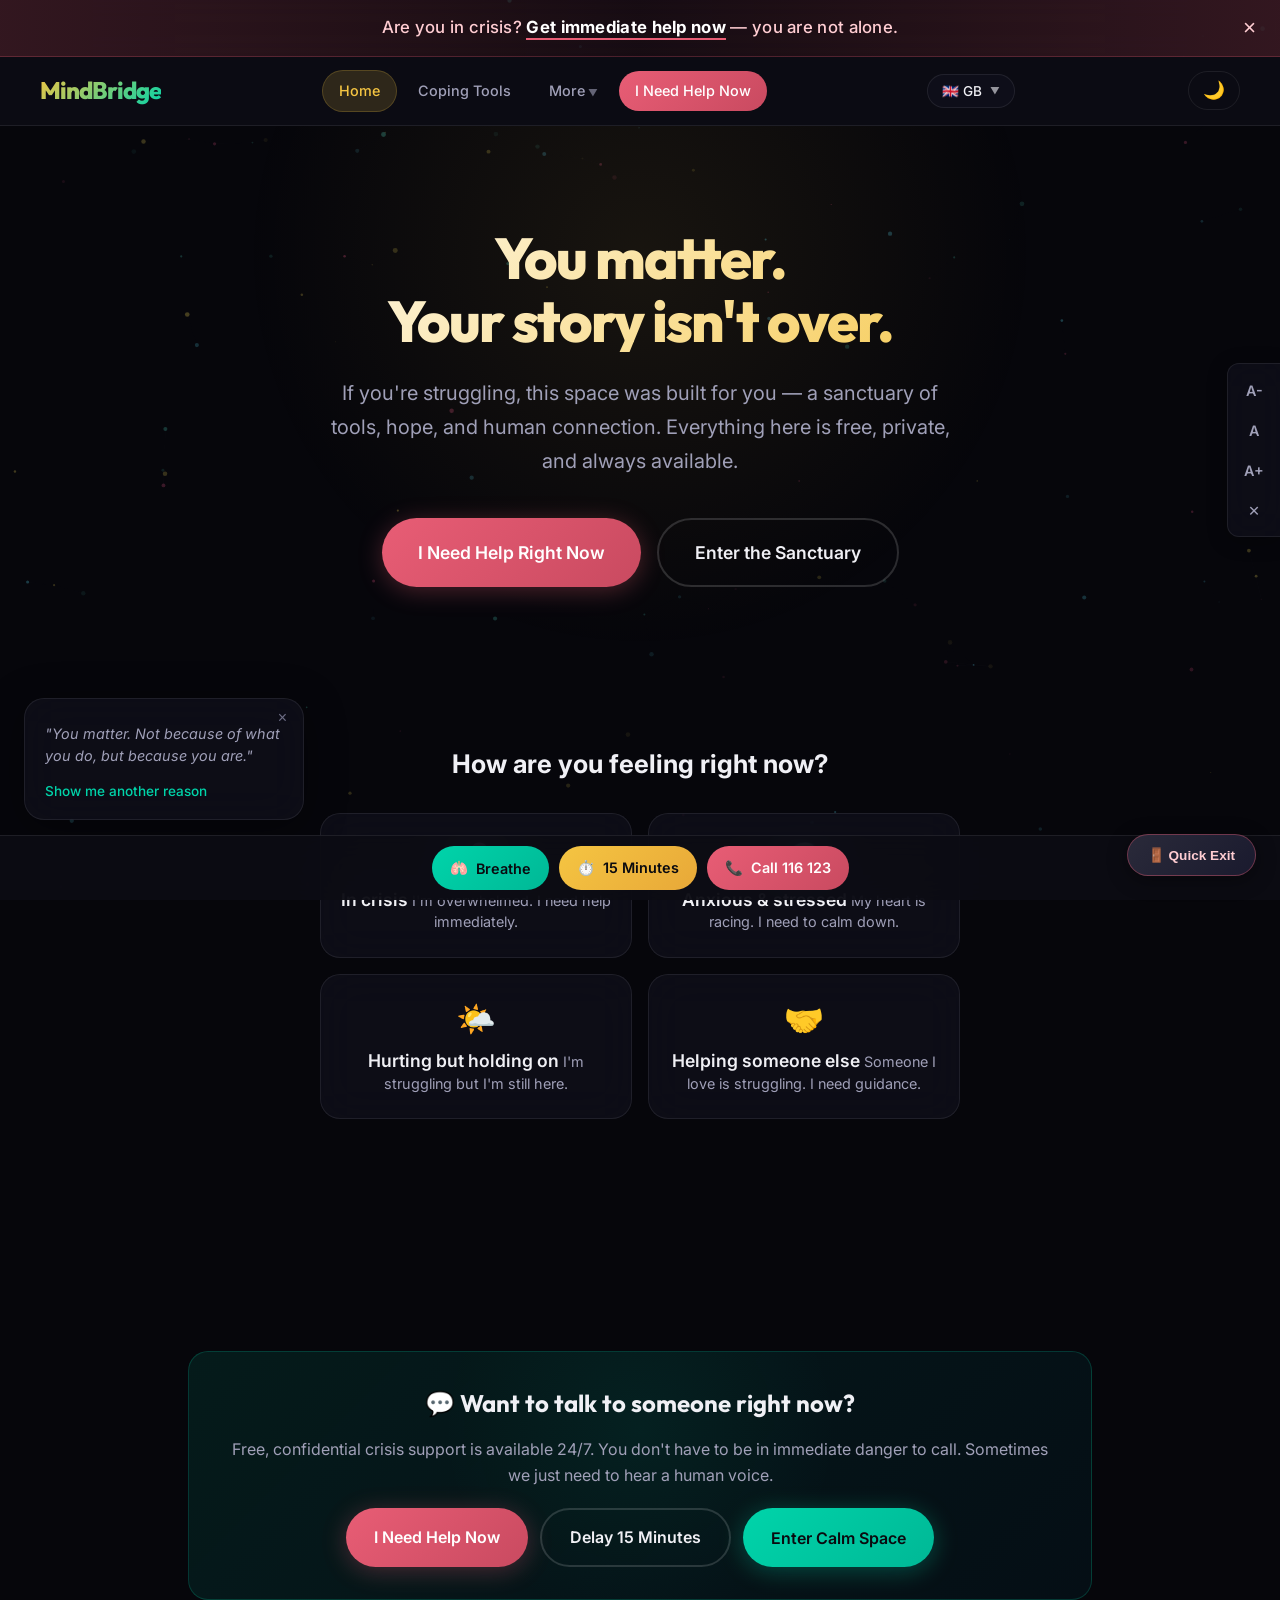
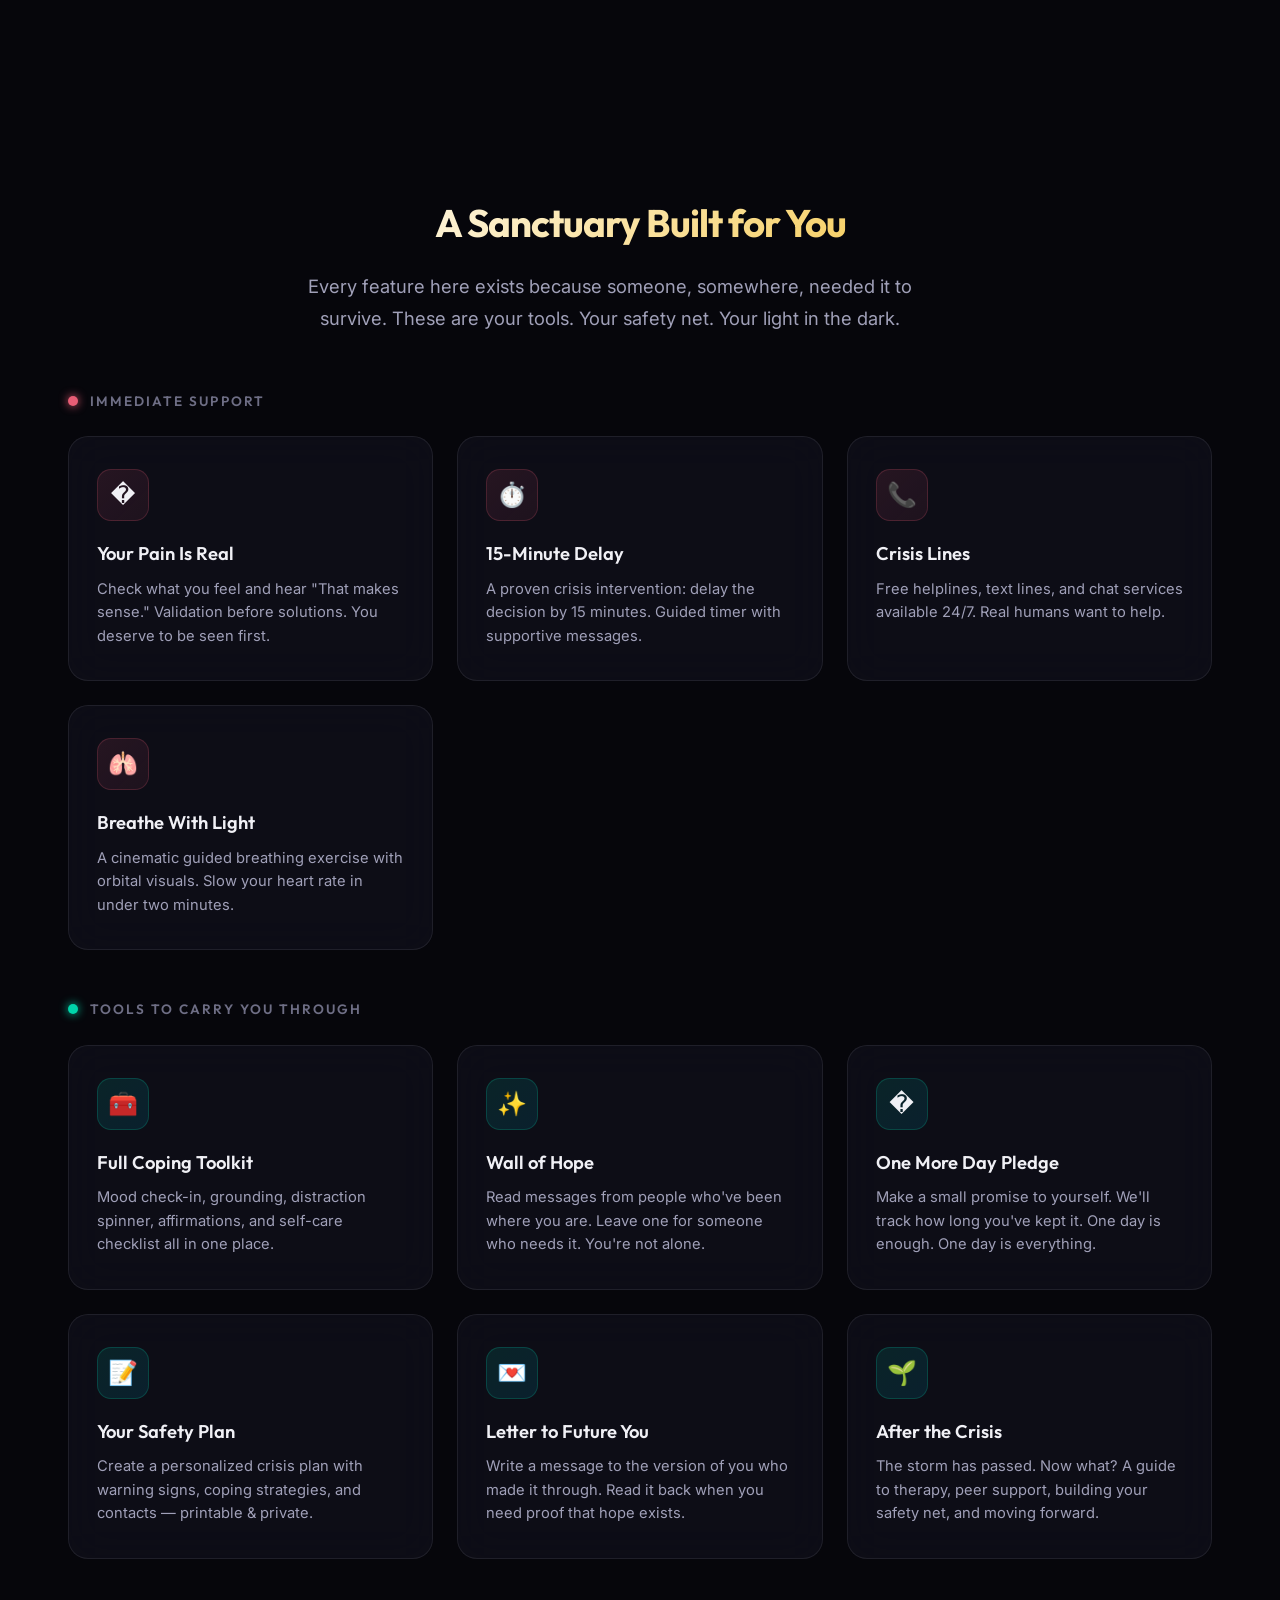
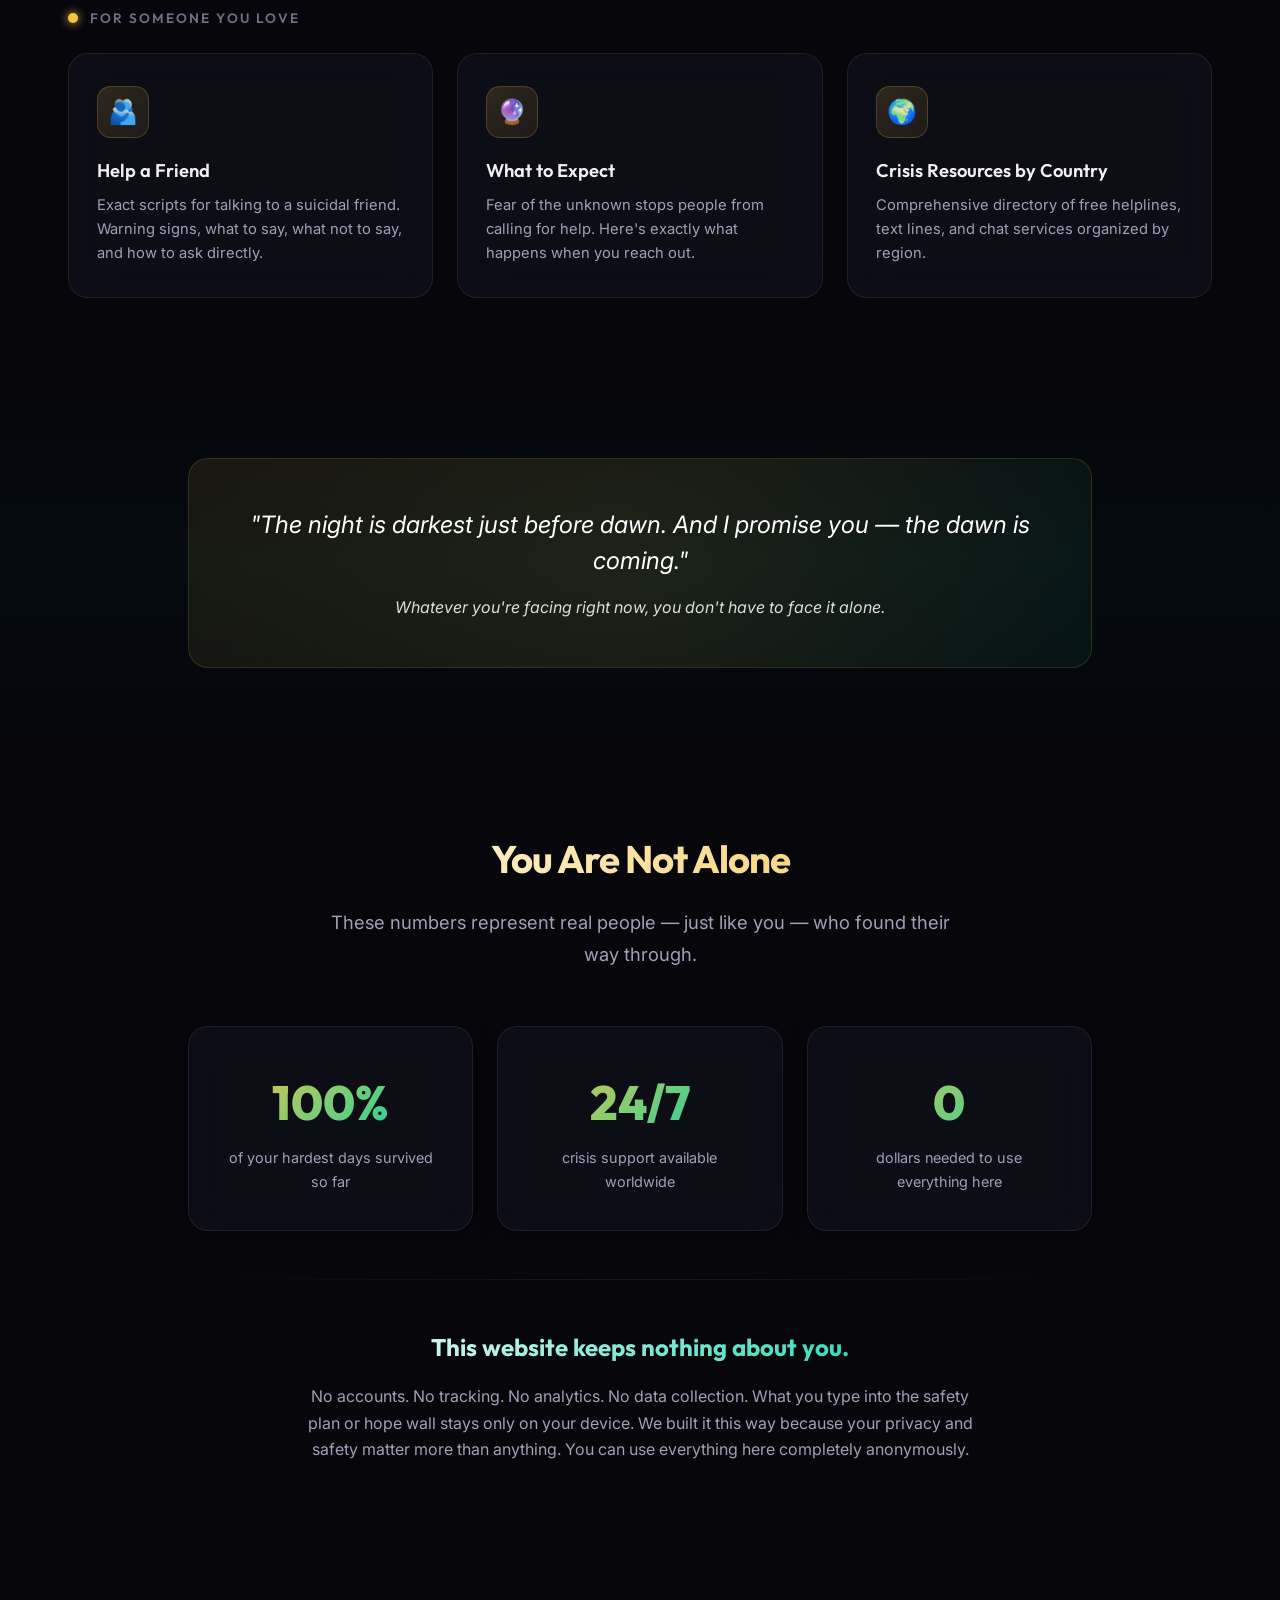
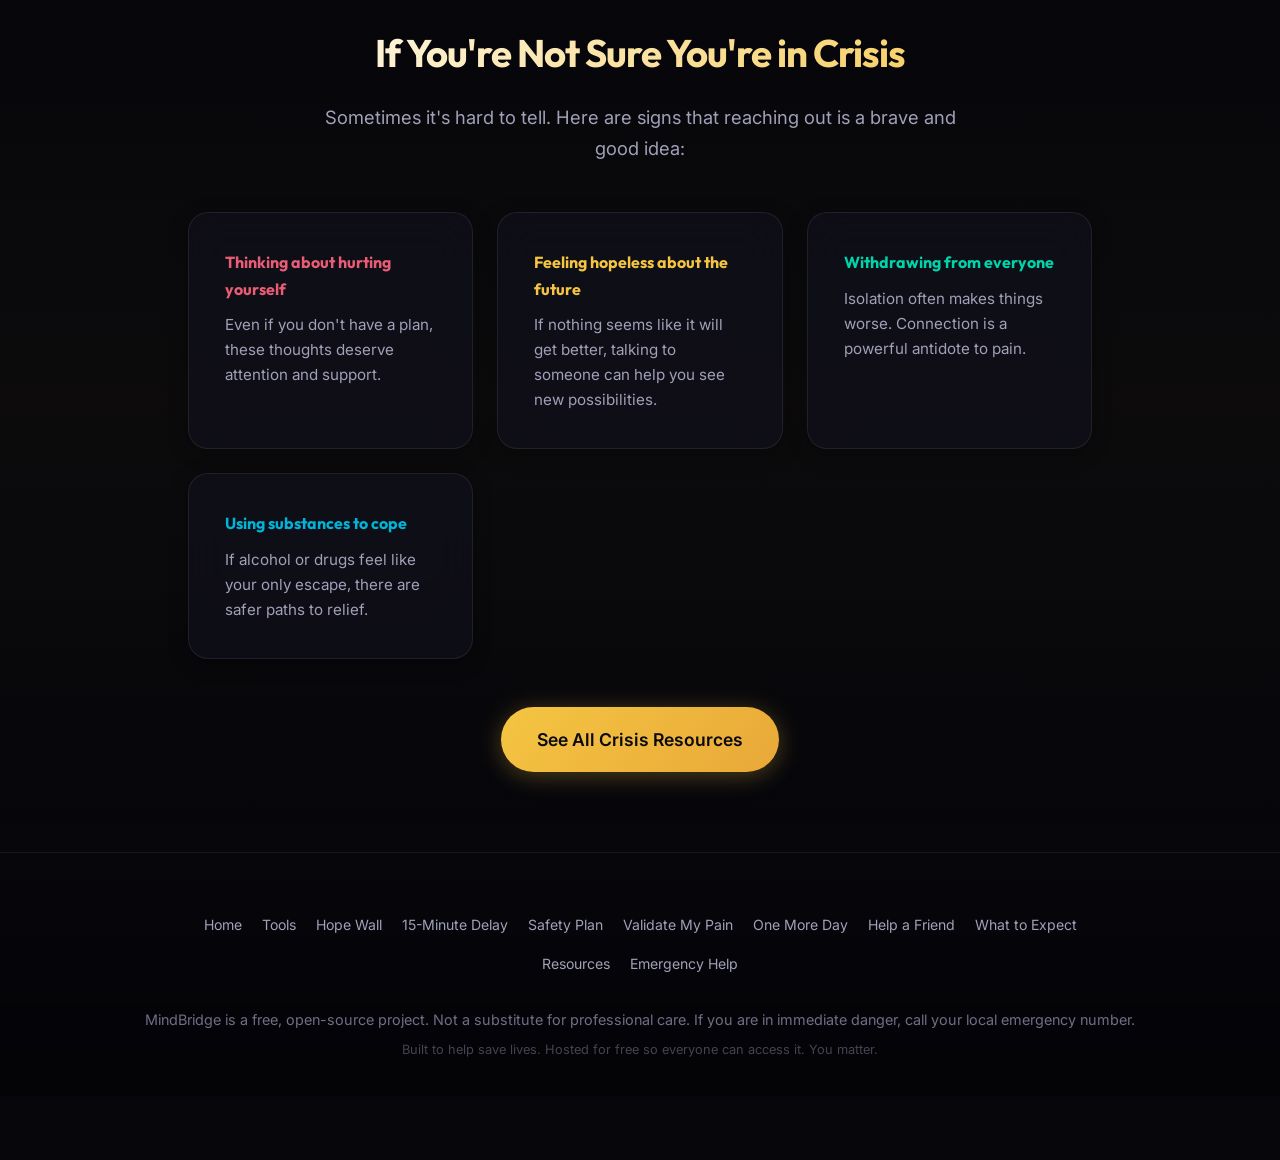
<file: index.html>
<!DOCTYPE html>
<html lang="en">
<head>
  <meta charset="UTF-8">
  <meta name="viewport" content="width=device-width, initial-scale=1.0">
  <title>MindBridge — You Are Not Alone</title>
  <meta name="description" content="A futuristic, free mental health sanctuary. Interactive tools, crisis resources, and hope — built to save lives.">
  <link rel="stylesheet" href="style.css?v=2">
  <link rel="manifest" href="manifest.json">
  <meta name="theme-color" content="#0c0c14" id="themeColorMeta">
</head>
<body>

  <canvas id="particle-canvas"></canvas>

  <div class="urgent-banner" role="alert">
    Are you in crisis? <a href="help-now.html">Get immediate help now</a> — you are not alone.
  </div>

  <nav class="nav">
    <div class="nav-inner">
      <a href="index.html" class="nav-logo">MindBridge</a>
      <ul class="nav-links" id="navLinks">
        <li><a href="index.html" class="active">Home</a></li>
        <li><a href="tools.html">Coping Tools</a></li>
        <li class="nav-dropdown">
          <a href="#" onclick="event.preventDefault()">More</a>
          <ul class="nav-dropdown-menu">
            <li><a href="hope-wall.html">Hope Wall</a></li>
            <li><a href="timer.html">15-Minute Delay</a></li>
            <li><a href="safety-plan.html">Safety Plan</a></li>
            <li><a href="validate.html">Validate My Pain</a></li>
            <li><a href="one-more-day.html">One More Day</a></li>
            <li><a href="help-a-friend.html">Help a Friend</a></li>
            <li><a href="what-to-expect.html">What to Expect</a></li>
            <li><a href="after-care.html">After the Crisis</a></li>
            <li><a href="resources.html">Crisis Resources</a></li>
          </ul>
        </li>
        <li class="nav-urgent"><a href="help-now.html">I Need Help Now</a></li>
      </ul>
      <button class="theme-toggle" aria-label="Toggle theme">🌙</button>
      <button class="mobile-menu-btn" onclick="document.getElementById('navLinks').classList.toggle('open')" aria-label="Menu">☰</button>
    </div>
  </nav>

  <header class="hero">
    <div class="container">
      <h1>You matter.<br>Your story isn't over.</h1>
      <p>If you're struggling, this space was built for you — a sanctuary of tools, hope, and human connection. Everything here is free, private, and always available.</p>
      <div class="hero-actions">
        <a href="help-now.html" class="btn btn-urgent btn-large">I Need Help Right Now</a>
        <a href="tools.html" class="btn btn-outline btn-large">Enter the Sanctuary</a>
      </div>
    </div>
  </header>

  <!-- Intelligent Triage Flow -->
  <section class="section" style="padding-top:40px;">
    <div class="triage-container">
      <div class="triage-question">How are you feeling right now?</div>
      <div class="triage-options">
        <button class="triage-btn" data-target="triage-crisis">
          <span class="triage-emoji">🌩️</span>
          <span class="triage-label">In crisis</span>
          <span class="triage-desc">I'm overwhelmed. I need help immediately.</span>
        </button>
        <button class="triage-btn" data-target="triage-anxious">
          <span class="triage-emoji">🌊</span>
          <span class="triage-label">Anxious &amp; stressed</span>
          <span class="triage-desc">My heart is racing. I need to calm down.</span>
        </button>
        <button class="triage-btn" data-target="triage-holding">
          <span class="triage-emoji">🌤️</span>
          <span class="triage-label">Hurting but holding on</span>
          <span class="triage-desc">I'm struggling but I'm still here.</span>
        </button>
        <button class="triage-btn" data-target="triage-helping">
          <span class="triage-emoji">🤝</span>
          <span class="triage-label">Helping someone else</span>
          <span class="triage-desc">Someone I love is struggling. I need guidance.</span>
        </button>
      </div>

      <div class="triage-result" id="triage-crisis">
        <div class="glass-card">
          <h3 style="color:var(--accent-rose); margin-bottom:12px;">We're right here with you.</h3>
          <p>You don't have to go through this alone. These are the fastest ways to get support:</p>
          <div style="display:flex; gap:12px; justify-content:center; flex-wrap:wrap; margin:20px 0;">
            <a href="tel:988" class="btn btn-urgent" data-crisis-cta>📞 Call 988 Now</a>
            <a href="timer.html" class="btn btn-outline">⏱️ Start 15-Minute Delay</a>
            <button class="btn btn-teal" onclick="if(window.toggleCalmSpace)toggleCalmSpace()">🫁 Breathe</button>
          </div>
          <p style="font-size:0.9rem; color:var(--text-muted);">The people on these lines have talked to thousands of people in your exact situation. They want to help. They won't judge you. <a href="what-to-expect.html">See exactly what happens when you call →</a></p>
        </div>
      </div>

      <div class="triage-result" id="triage-anxious">
        <div class="glass-card">
          <h3 style="color:var(--accent-teal); margin-bottom:12px;">Let's slow things down together.</h3>
          <p>Your body is in survival mode right now. Let's bring it back to safety with these tools:</p>
          <div style="display:flex; gap:12px; justify-content:center; flex-wrap:wrap; margin:20px 0;">
            <a href="tools.html#breathe" class="btn btn-teal">🫁 Guided Breathing</a>
            <a href="tools.html#ground" class="btn btn-outline">🌿 5-4-3-2-1 Grounding</a>
            <a href="timer.html" class="btn btn-primary">⏱️ 15-Minute Timer</a>
          </div>
          <p style="font-size:0.9rem; color:var(--text-muted);">These exercises are backed by science. Even 2 minutes of slow breathing can reset your nervous system. <a href="validate.html">Need validation first? →</a></p>
        </div>
      </div>

      <div class="triage-result" id="triage-holding">
        <div class="glass-card">
          <h3 style="color:var(--accent-warm); margin-bottom:12px;">You're still here. That's everything.</h3>
          <p>You don't have to solve everything today. These small steps can carry you through:</p>
          <div style="display:flex; gap:12px; justify-content:center; flex-wrap:wrap; margin:20px 0;">
            <a href="one-more-day.html" class="btn btn-primary">🕯️ Make a Pledge</a>
            <a href="hope-wall.html" class="btn btn-outline">✨ Read Hope Messages</a>
            <a href="safety-plan.html" class="btn btn-outline">📝 Build Safety Plan</a>
          </div>
          <p style="font-size:0.9rem; color:var(--text-muted);">One more day is enough. One more hour is enough. You're doing better than you think. <a href="validate.html">Your pain is real and valid →</a></p>
        </div>
      </div>

      <div class="triage-result" id="triage-helping">
        <div class="glass-card">
          <h3 style="color:var(--accent-teal); margin-bottom:12px;">You can save a life today.</h3>
          <p>You don't need to be a therapist. You just need to show up. Here's exactly what to do:</p>
          <div style="display:flex; gap:12px; justify-content:center; flex-wrap:wrap; margin:20px 0;">
            <a href="help-a-friend.html" class="btn btn-teal">🫂 Exact Scripts</a>
            <a href="what-to-expect.html" class="btn btn-outline">🔮 What to Expect</a>
            <a href="resources.html" class="btn btn-outline">📞 Crisis Lines</a>
          </div>
          <p style="font-size:0.9rem; color:var(--text-muted);">Asking "Are you thinking about suicide?" does not plant the idea. It shows you care. <a href="help-a-friend.html">Learn the exact words →</a></p>
        </div>
      </div>

      <button class="triage-back">← Back to options</button>
    </div>
  </section>

  <section class="section">
    <div class="container">
      <div class="talk-widget reveal">
        <h3>💬 Want to talk to someone right now?</h3>
        <p>Free, confidential crisis support is available 24/7. You don't have to be in immediate danger to call. Sometimes we just need to hear a human voice.</p>
        <div style="display:flex; gap:12px; justify-content:center; flex-wrap:wrap;">
          <a href="help-now.html" class="btn btn-urgent">I Need Help Now</a>
          <a href="timer.html" class="btn btn-outline">Delay 15 Minutes</a>
          <button class="btn btn-teal" id="openCalmSpace">Enter Calm Space</button>
        </div>
      </div>
    </div>
  </section>

  <section class="section">
    <div class="container-wide">
      <div class="section-header reveal">
        <h2 class="section-title">A Sanctuary Built for You</h2>
        <p class="section-subtitle">Every feature here exists because someone, somewhere, needed it to survive. These are your tools. Your safety net. Your light in the dark.</p>
      </div>

      <!-- Category: Immediate Support -->
      <div class="category-header reveal">
        <span class="cat-dot urgent"></span>
        <h3>Immediate Support</h3>
      </div>
      <div class="card-grid" style="margin-bottom: 48px;">
        <a href="validate.html" class="feature-card cat-urgent reveal">
          <div class="feature-icon">�</div>
          <h3>Your Pain Is Real</h3>
          <p>Check what you feel and hear "That makes sense." Validation before solutions. You deserve to be seen first.</p>
        </a>

        <a href="timer.html" class="feature-card cat-urgent reveal">
          <div class="feature-icon">⏱️</div>
          <h3>15-Minute Delay</h3>
          <p>A proven crisis intervention: delay the decision by 15 minutes. Guided timer with supportive messages.</p>
        </a>

        <a href="help-now.html" class="feature-card cat-urgent reveal">
          <div class="feature-icon">📞</div>
          <h3>Crisis Lines</h3>
          <p>Free helplines, text lines, and chat services available 24/7. Real humans want to help.</p>
        </a>

        <a href="tools.html#breathe" class="feature-card cat-urgent reveal">
          <div class="feature-icon">🫁</div>
          <h3>Breathe With Light</h3>
          <p>A cinematic guided breathing exercise with orbital visuals. Slow your heart rate in under two minutes.</p>
        </a>
      </div>

      <!-- Category: Tools to Carry You Through -->
      <div class="category-header reveal">
        <span class="cat-dot"></span>
        <h3>Tools to Carry You Through</h3>
      </div>
      <div class="card-grid" style="margin-bottom: 48px;">
        <a href="tools.html" class="feature-card reveal">
          <div class="feature-icon">🧰</div>
          <h3>Full Coping Toolkit</h3>
          <p>Mood check-in, grounding, distraction spinner, affirmations, and self-care checklist all in one place.</p>
        </a>

        <a href="hope-wall.html" class="feature-card reveal">
          <div class="feature-icon">✨</div>
          <h3>Wall of Hope</h3>
          <p>Read messages from people who've been where you are. Leave one for someone who needs it. You're not alone.</p>
        </a>

        <a href="one-more-day.html" class="feature-card reveal">
          <div class="feature-icon">�️</div>
          <h3>One More Day Pledge</h3>
          <p>Make a small promise to yourself. We'll track how long you've kept it. One day is enough. One day is everything.</p>
        </a>

        <a href="safety-plan.html" class="feature-card reveal">
          <div class="feature-icon">📝</div>
          <h3>Your Safety Plan</h3>
          <p>Create a personalized crisis plan with warning signs, coping strategies, and contacts — printable & private.</p>
        </a>

        <a href="hope-wall.html#future" class="feature-card reveal">
          <div class="feature-icon">💌</div>
          <h3>Letter to Future You</h3>
          <p>Write a message to the version of you who made it through. Read it back when you need proof that hope exists.</p>
        </a>

        <a href="after-care.html" class="feature-card reveal">
          <div class="feature-icon">🌱</div>
          <h3>After the Crisis</h3>
          <p>The storm has passed. Now what? A guide to therapy, peer support, building your safety net, and moving forward.</p>
        </a>
      </div>

      <!-- Category: For Someone You Love -->
      <div class="category-header reveal">
        <span class="cat-dot warm"></span>
        <h3>For Someone You Love</h3>
      </div>
      <div class="card-grid">
        <a href="help-a-friend.html" class="feature-card cat-warm reveal">
          <div class="feature-icon">🫂</div>
          <h3>Help a Friend</h3>
          <p>Exact scripts for talking to a suicidal friend. Warning signs, what to say, what not to say, and how to ask directly.</p>
        </a>

        <a href="what-to-expect.html" class="feature-card cat-warm reveal">
          <div class="feature-icon">🔮</div>
          <h3>What to Expect</h3>
          <p>Fear of the unknown stops people from calling for help. Here's exactly what happens when you reach out.</p>
        </a>

        <a href="resources.html" class="feature-card cat-warm reveal">
          <div class="feature-icon">🌍</div>
          <h3>Crisis Resources by Country</h3>
          <p>Comprehensive directory of free helplines, text lines, and chat services organized by region.</p>
        </a>
      </div>
    </div>
  </section>

  <section class="section bg-alt">
    <div class="container">
      <div class="quote-block reveal">
        <p>"The night is darkest just before dawn. And I promise you — the dawn is coming."</p>
        <p style="margin-top:16px; font-size:1rem; opacity:0.85;">Whatever you're facing right now, you don't have to face it alone.</p>
      </div>
    </div>
  </section>

  <section class="section">
    <div class="container">
      <div class="text-center reveal" style="margin-bottom:56px;">
        <h2 class="section-title">You Are Not Alone</h2>
        <p class="section-subtitle" style="margin:0 auto;">These numbers represent real people — just like you — who found their way through.</p>
      </div>

      <div class="card-grid" style="text-align:center;">
        <div class="glass-card reveal">
          <div class="stat-number">100%</div>
          <div class="stat-label">of your hardest days survived so far</div>
        </div>
        <div class="glass-card reveal">
          <div class="stat-number">24/7</div>
          <div class="stat-label">crisis support available worldwide</div>
        </div>
        <div class="glass-card reveal">
          <div class="stat-number">0</div>
          <div class="stat-label">dollars needed to use everything here</div>
        </div>
      </div>

      <div class="divider"></div>

      <div class="text-center reveal" style="max-width: 680px; margin: 0 auto;">
        <h3 style="font-size:1.5rem; margin-bottom:16px; background:linear-gradient(135deg,#fff,var(--accent-teal)); -webkit-background-clip:text; -webkit-text-fill-color:transparent; background-clip:text;">This website keeps nothing about you.</h3>
        <p style="color: var(--text-secondary);">
          No accounts. No tracking. No analytics. No data collection. What you type into the safety plan or hope wall stays only on your device.
          We built it this way because your privacy and safety matter more than anything. You can use everything here completely anonymously.
        </p>
      </div>
    </div>
  </section>

  <section class="section bg-warm">
    <div class="container">
      <div class="text-center reveal" style="margin-bottom:48px;">
        <h2 class="section-title">If You're Not Sure You're in Crisis</h2>
        <p class="section-subtitle" style="margin:0 auto;">Sometimes it's hard to tell. Here are signs that reaching out is a brave and good idea:</p>
      </div>

      <div class="card-grid">
        <div class="glass-card reveal">
          <h4 style="margin-bottom:10px; color:var(--accent-rose);">Thinking about hurting yourself</h4>
          <p style="color:var(--text-secondary); font-size:0.95rem;">Even if you don't have a plan, these thoughts deserve attention and support.</p>
        </div>
        <div class="glass-card reveal">
          <h4 style="margin-bottom:10px; color:var(--accent-warm);">Feeling hopeless about the future</h4>
          <p style="color:var(--text-secondary); font-size:0.95rem;">If nothing seems like it will get better, talking to someone can help you see new possibilities.</p>
        </div>
        <div class="glass-card reveal">
          <h4 style="margin-bottom:10px; color:var(--accent-teal);">Withdrawing from everyone</h4>
          <p style="color:var(--text-secondary); font-size:0.95rem;">Isolation often makes things worse. Connection is a powerful antidote to pain.</p>
        </div>
        <div class="glass-card reveal">
          <h4 style="margin-bottom:10px; color:var(--accent-cyan);">Using substances to cope</h4>
          <p style="color:var(--text-secondary); font-size:0.95rem;">If alcohol or drugs feel like your only escape, there are safer paths to relief.</p>
        </div>
      </div>

      <div class="text-center" style="margin-top: 48px;">
        <a href="resources.html" class="btn btn-primary btn-large reveal">See All Crisis Resources</a>
      </div>
    </div>
  </section>

  <div class="calm-space" id="calmSpace">
    <button class="close-btn" id="closeCalmSpace">Close Calm Space</button>
    <div class="calm-orb" id="calmOrb">Breathe</div>
    <p class="calm-text" id="calmText">Breathe in slowly...</p>
  </div>

  <button class="emergency-exit" id="emergencyExit" title="Quickly leave this site">🚪 Quick Exit</button>

  <footer class="footer">
    <div class="footer-links">
      <a href="index.html">Home</a>
      <a href="tools.html">Tools</a>
      <a href="hope-wall.html">Hope Wall</a>
      <a href="timer.html">15-Minute Delay</a>
      <a href="safety-plan.html">Safety Plan</a>
      <a href="validate.html">Validate My Pain</a>
      <a href="one-more-day.html">One More Day</a>
      <a href="help-a-friend.html">Help a Friend</a>
      <a href="what-to-expect.html">What to Expect</a>
      <a href="resources.html">Resources</a>
      <a href="help-now.html">Emergency Help</a>
    </div>
    <p>MindBridge is a free, open-source project. Not a substitute for professional care. If you are in immediate danger, call your local emergency number.</p>
    <p style="margin-top:8px; font-size:0.8rem; opacity:0.6;">Built to help save lives. Hosted for free so everyone can access it. You matter.</p>
  </footer>

  <!-- Crisis Quick-Actions Bar -->
  <div class="crisis-bar">
    <button class="crisis-bar-btn breathe" onclick="if(window.toggleCalmSpace)toggleCalmSpace()">🫁 <span class="label">Breathe</span></button>
    <a href="timer.html" class="crisis-bar-btn delay">⏱️ <span class="label">15 Minutes</span></a>
    <a href="tel:988" class="crisis-bar-btn call">📞 <span class="label">Call 988</span></a>
  </div>

  <!-- Hold On Widget -->
  <div class="hold-on-widget">
    <button class="close-widget" aria-label="Close widget">×</button>
    <div class="streak"></div>
    <div class="hope-snippet"></div>
    <button class="hope-btn">Show me another reason</button>
  </div>

  <!-- Accessibility Controls -->
  <div class="a11y-bar">
    <button class="a11y-btn" data-font="small" title="Small font">A-</button>
    <button class="a11y-btn" data-font="normal" title="Normal font">A</button>
    <button class="a11y-btn" data-font="large" title="Large font">A+</button>
    <button class="a11y-btn" data-motion title="Toggle animations">✕</button>
  </div>

  <script src="app.js?v=2"></script>
  <script>
    if ('serviceWorker' in navigator) {
      navigator.serviceWorker.register('sw.js').catch(() => {});
    }
  </script>
</body>
</html>
</file>
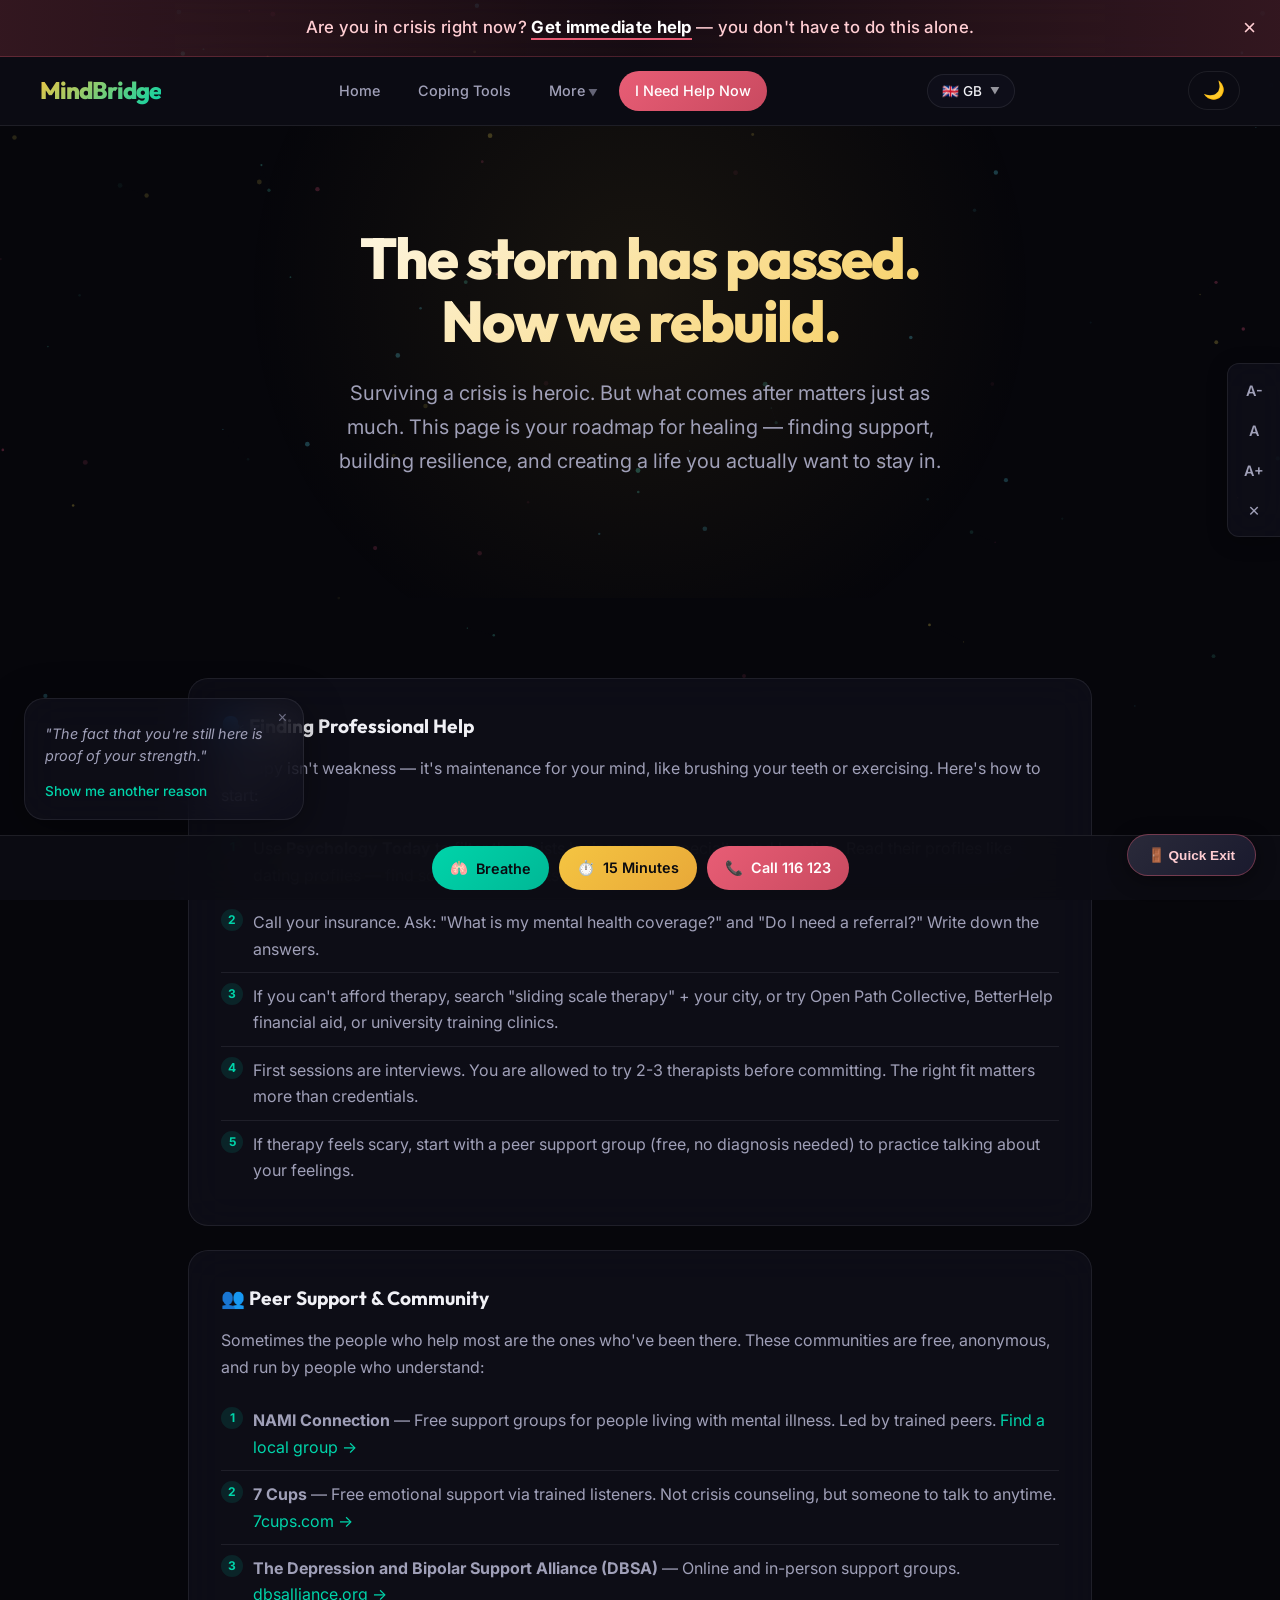
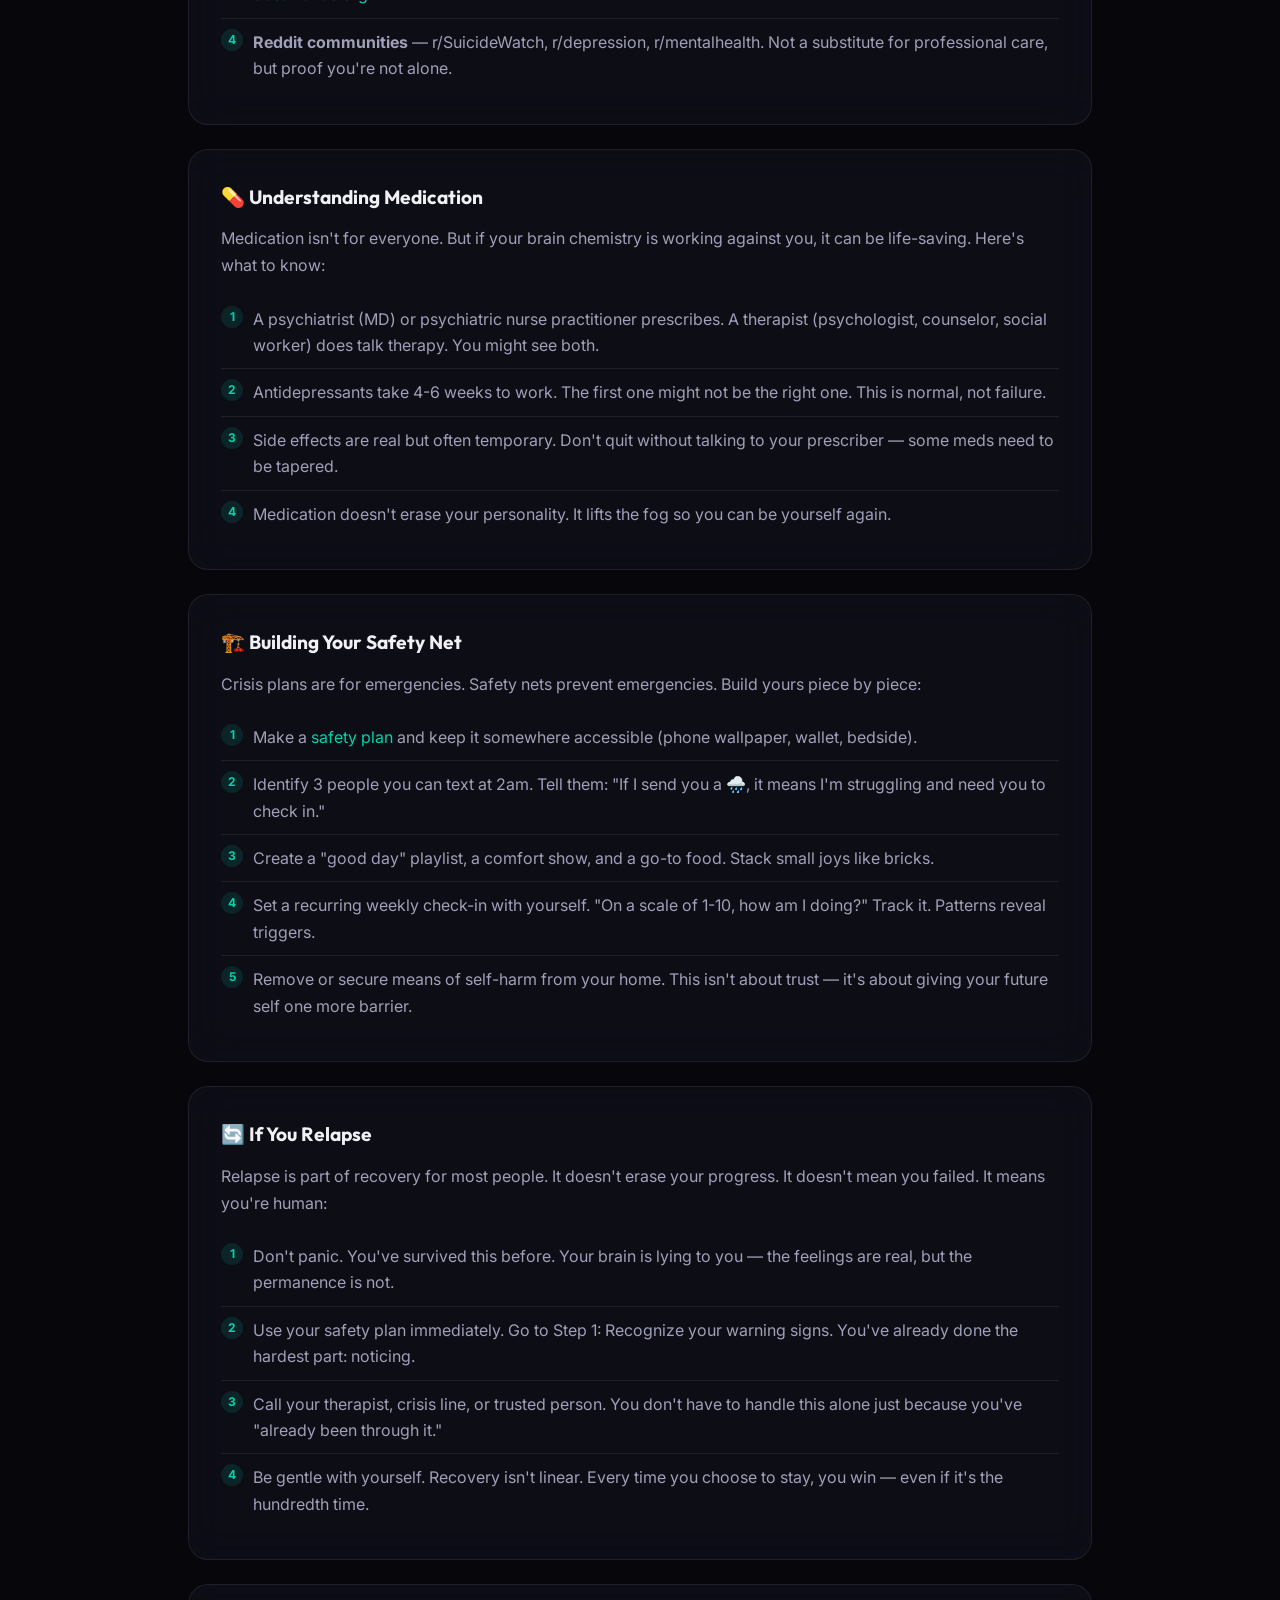
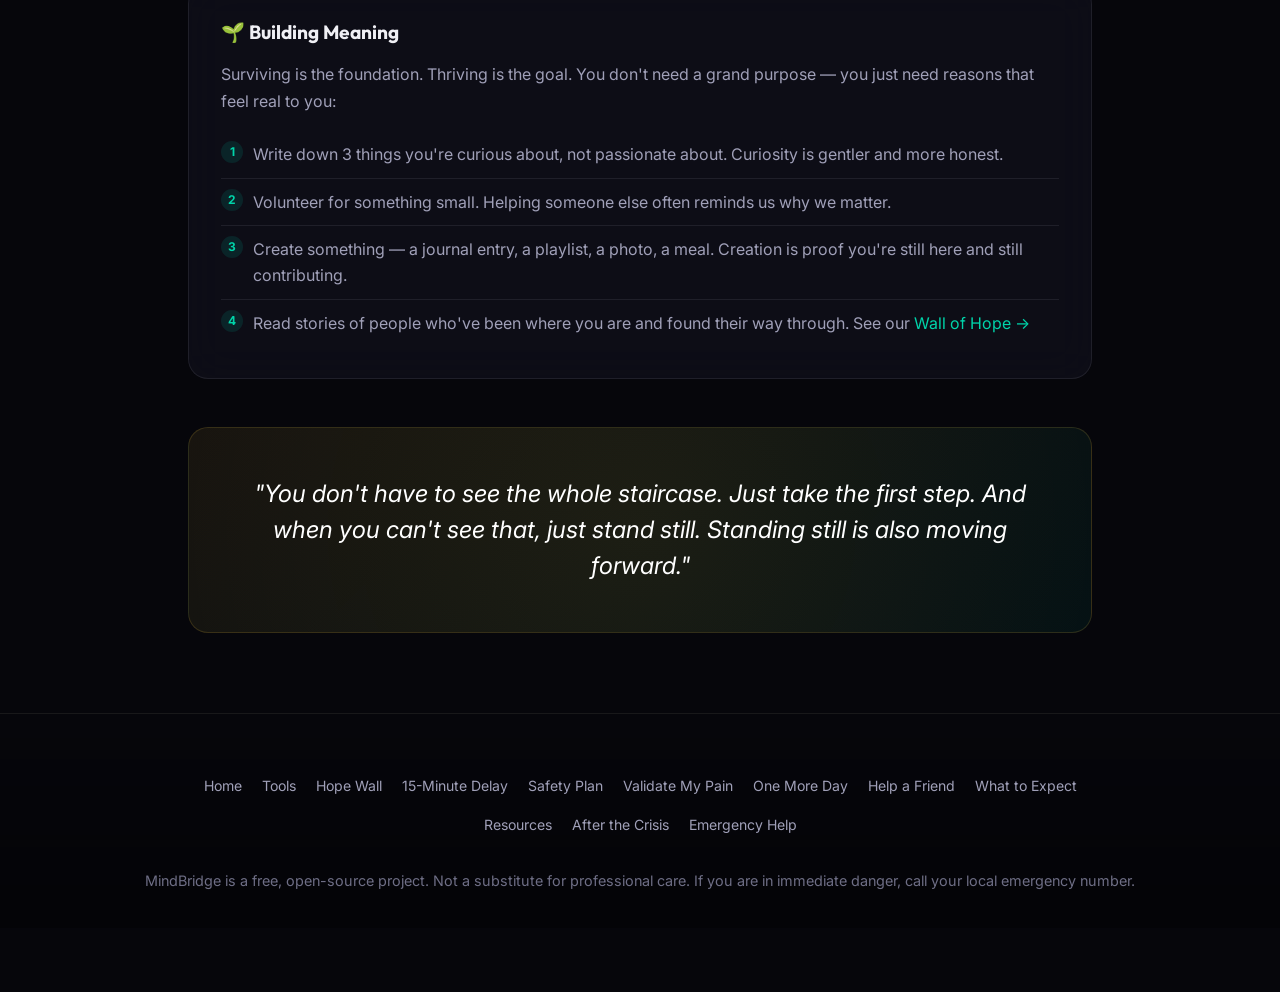
<file: after-care.html>
<!DOCTYPE html>
<html lang="en">
<head>
  <meta charset="UTF-8">
  <meta name="viewport" content="width=device-width, initial-scale=1.0">
  <title>After the Crisis — What Now? — MindBridge</title>
  <meta name="description" content="The crisis has passed. Now what? A guide to finding therapy, peer support, building your safety net, and moving forward.">
  <link rel="stylesheet" href="style.css?v=2">
  <link rel="manifest" href="manifest.json">
  <meta name="theme-color" content="#0c0c14" id="themeColorMeta">
</head>
<body>

  <canvas id="particle-canvas"></canvas>

  <div class="urgent-banner" role="alert">
    Are you in crisis right now? <a href="help-now.html">Get immediate help</a> — you don't have to do this alone.
  </div>

  <nav class="nav">
    <div class="nav-inner">
      <a href="index.html" class="nav-logo">MindBridge</a>
      <ul class="nav-links" id="navLinks">
        <li><a href="index.html">Home</a></li>
        <li><a href="tools.html">Coping Tools</a></li>
        <li class="nav-dropdown">
          <a href="#" onclick="event.preventDefault()">More</a>
          <ul class="nav-dropdown-menu">
            <li><a href="hope-wall.html">Hope Wall</a></li>
            <li><a href="timer.html">15-Minute Delay</a></li>
            <li><a href="safety-plan.html">Safety Plan</a></li>
            <li><a href="validate.html">Validate My Pain</a></li>
            <li><a href="one-more-day.html">One More Day</a></li>
            <li><a href="help-a-friend.html">Help a Friend</a></li>
            <li><a href="what-to-expect.html">What to Expect</a></li>
            <li><a href="resources.html">Crisis Resources</a></li>
            <li><a href="after-care.html">After the Crisis</a></li>
          </ul>
        </li>
        <li class="nav-urgent"><a href="help-now.html">I Need Help Now</a></li>
      </ul>
      <button class="theme-toggle" aria-label="Toggle theme">🌙</button>
      <button class="mobile-menu-btn" onclick="document.getElementById('navLinks').classList.toggle('open')" aria-label="Menu">☰</button>
    </div>
  </nav>

  <header class="hero">
    <div class="container">
      <h1>The storm has passed.<br>Now we rebuild.</h1>
      <p>Surviving a crisis is heroic. But what comes after matters just as much. This page is your roadmap for healing — finding support, building resilience, and creating a life you actually want to stay in.</p>
    </div>
  </header>

  <section class="section">
    <div class="container">

      <div class="after-care-card reveal">
        <h3>🗣️ Finding Professional Help</h3>
        <p>Therapy isn't weakness — it's maintenance for your mind, like brushing your teeth or exercising. Here's how to start:</p>
        <ul class="step-list">
          <li data-step="1">Use <strong>Psychology Today</strong> to filter therapists by insurance, specialty, and location. Read their profiles like dating profiles — find someone who gets you.</li>
          <li data-step="2">Call your insurance. Ask: "What is my mental health coverage?" and "Do I need a referral?" Write down the answers.</li>
          <li data-step="3">If you can't afford therapy, search "sliding scale therapy" + your city, or try Open Path Collective, BetterHelp financial aid, or university training clinics.</li>
          <li data-step="4">First sessions are interviews. You are allowed to try 2-3 therapists before committing. The right fit matters more than credentials.</li>
          <li data-step="5">If therapy feels scary, start with a peer support group (free, no diagnosis needed) to practice talking about your feelings.</li>
        </ul>
      </div>

      <div class="after-care-card reveal">
        <h3>👥 Peer Support & Community</h3>
        <p>Sometimes the people who help most are the ones who've been there. These communities are free, anonymous, and run by people who understand:</p>
        <ul class="step-list">
          <li data-step="1"><strong>NAMI Connection</strong> — Free support groups for people living with mental illness. Led by trained peers. <a href="https://www.nami.org/support-groups" target="_blank" rel="noopener">Find a local group →</a></li>
          <li data-step="2"><strong>7 Cups</strong> — Free emotional support via trained listeners. Not crisis counseling, but someone to talk to anytime. <a href="https://www.7cups.com" target="_blank" rel="noopener">7cups.com →</a></li>
          <li data-step="3"><strong>The Depression and Bipolar Support Alliance (DBSA)</strong> — Online and in-person support groups. <a href="https://www.dbsalliance.org/support" target="_blank" rel="noopener">dbsalliance.org →</a></li>
          <li data-step="4"><strong>Reddit communities</strong> — r/SuicideWatch, r/depression, r/mentalhealth. Not a substitute for professional care, but proof you're not alone.</li>
        </ul>
      </div>

      <div class="after-care-card reveal">
        <h3>💊 Understanding Medication</h3>
        <p>Medication isn't for everyone. But if your brain chemistry is working against you, it can be life-saving. Here's what to know:</p>
        <ul class="step-list">
          <li data-step="1">A psychiatrist (MD) or psychiatric nurse practitioner prescribes. A therapist (psychologist, counselor, social worker) does talk therapy. You might see both.</li>
          <li data-step="2">Antidepressants take 4-6 weeks to work. The first one might not be the right one. This is normal, not failure.</li>
          <li data-step="3">Side effects are real but often temporary. Don't quit without talking to your prescriber — some meds need to be tapered.</li>
          <li data-step="4">Medication doesn't erase your personality. It lifts the fog so you can be yourself again.</li>
        </ul>
      </div>

      <div class="after-care-card reveal">
        <h3>🏗️ Building Your Safety Net</h3>
        <p>Crisis plans are for emergencies. Safety nets prevent emergencies. Build yours piece by piece:</p>
        <ul class="step-list">
          <li data-step="1">Make a <a href="safety-plan.html">safety plan</a> and keep it somewhere accessible (phone wallpaper, wallet, bedside).</li>
          <li data-step="2">Identify 3 people you can text at 2am. Tell them: "If I send you a 🌧️, it means I'm struggling and need you to check in."</li>
          <li data-step="3">Create a "good day" playlist, a comfort show, and a go-to food. Stack small joys like bricks.</li>
          <li data-step="4">Set a recurring weekly check-in with yourself. "On a scale of 1-10, how am I doing?" Track it. Patterns reveal triggers.</li>
          <li data-step="5">Remove or secure means of self-harm from your home. This isn't about trust — it's about giving your future self one more barrier.</li>
        </ul>
      </div>

      <div class="after-care-card reveal">
        <h3>🔄 If You Relapse</h3>
        <p>Relapse is part of recovery for most people. It doesn't erase your progress. It doesn't mean you failed. It means you're human:</p>
        <ul class="step-list">
          <li data-step="1">Don't panic. You've survived this before. Your brain is lying to you — the feelings are real, but the permanence is not.</li>
          <li data-step="2">Use your safety plan immediately. Go to Step 1: Recognize your warning signs. You've already done the hardest part: noticing.</li>
          <li data-step="3">Call your therapist, crisis line, or trusted person. You don't have to handle this alone just because you've "already been through it."</li>
          <li data-step="4">Be gentle with yourself. Recovery isn't linear. Every time you choose to stay, you win — even if it's the hundredth time.</li>
        </ul>
      </div>

      <div class="after-care-card reveal">
        <h3>🌱 Building Meaning</h3>
        <p>Surviving is the foundation. Thriving is the goal. You don't need a grand purpose — you just need reasons that feel real to you:</p>
        <ul class="step-list">
          <li data-step="1">Write down 3 things you're curious about, not passionate about. Curiosity is gentler and more honest.</li>
          <li data-step="2">Volunteer for something small. Helping someone else often reminds us why we matter.</li>
          <li data-step="3">Create something — a journal entry, a playlist, a photo, a meal. Creation is proof you're still here and still contributing.</li>
          <li data-step="4">Read stories of people who've been where you are and found their way through. See our <a href="hope-wall.html">Wall of Hope →</a></li>
        </ul>
      </div>

      <div class="quote-block reveal" style="margin-top:48px;">
        <p>"You don't have to see the whole staircase. Just take the first step. And when you can't see that, just stand still. Standing still is also moving forward."</p>
      </div>

    </div>
  </section>

  <div class="calm-space" id="calmSpace">
    <button class="close-btn" id="closeCalmSpace">Close Calm Space</button>
    <div class="calm-orb" id="calmOrb">Breathe</div>
    <p class="calm-text" id="calmText">Breathe in slowly...</p>
  </div>

  <button class="emergency-exit" id="emergencyExit" title="Quickly leave this site">🚪 Quick Exit</button>

  <footer class="footer">
    <div class="footer-links">
      <a href="index.html">Home</a>
      <a href="tools.html">Tools</a>
      <a href="hope-wall.html">Hope Wall</a>
      <a href="timer.html">15-Minute Delay</a>
      <a href="safety-plan.html">Safety Plan</a>
      <a href="validate.html">Validate My Pain</a>
      <a href="one-more-day.html">One More Day</a>
      <a href="help-a-friend.html">Help a Friend</a>
      <a href="what-to-expect.html">What to Expect</a>
      <a href="resources.html">Resources</a>
      <a href="after-care.html">After the Crisis</a>
      <a href="help-now.html">Emergency Help</a>
    </div>
    <p>MindBridge is a free, open-source project. Not a substitute for professional care. If you are in immediate danger, call your local emergency number.</p>
  </footer>

  <!-- Crisis Quick-Actions Bar -->
  <div class="crisis-bar">
    <button class="crisis-bar-btn breathe" onclick="if(window.toggleCalmSpace)toggleCalmSpace()">🫁 <span class="label">Breathe</span></button>
    <a href="timer.html" class="crisis-bar-btn delay">⏱️ <span class="label">15 Minutes</span></a>
    <a href="tel:988" class="crisis-bar-btn call">📞 <span class="label">Call 988</span></a>
  </div>

  <!-- Hold On Widget -->
  <div class="hold-on-widget">
    <button class="close-widget" aria-label="Close widget">×</button>
    <div class="streak"></div>
    <div class="hope-snippet"></div>
    <button class="hope-btn">Show me another reason</button>
  </div>

  <!-- Accessibility Controls -->
  <div class="a11y-bar">
    <button class="a11y-btn" data-font="small" title="Small font">A-</button>
    <button class="a11y-btn" data-font="normal" title="Normal font">A</button>
    <button class="a11y-btn" data-font="large" title="Large font">A+</button>
    <button class="a11y-btn" data-motion title="Toggle animations">✕</button>
  </div>

  <script src="app.js?v=2"></script>
  <script>
    if ('serviceWorker' in navigator) {
      navigator.serviceWorker.register('sw.js').catch(() => {});
    }
  </script>
</body>
</html>
</file>
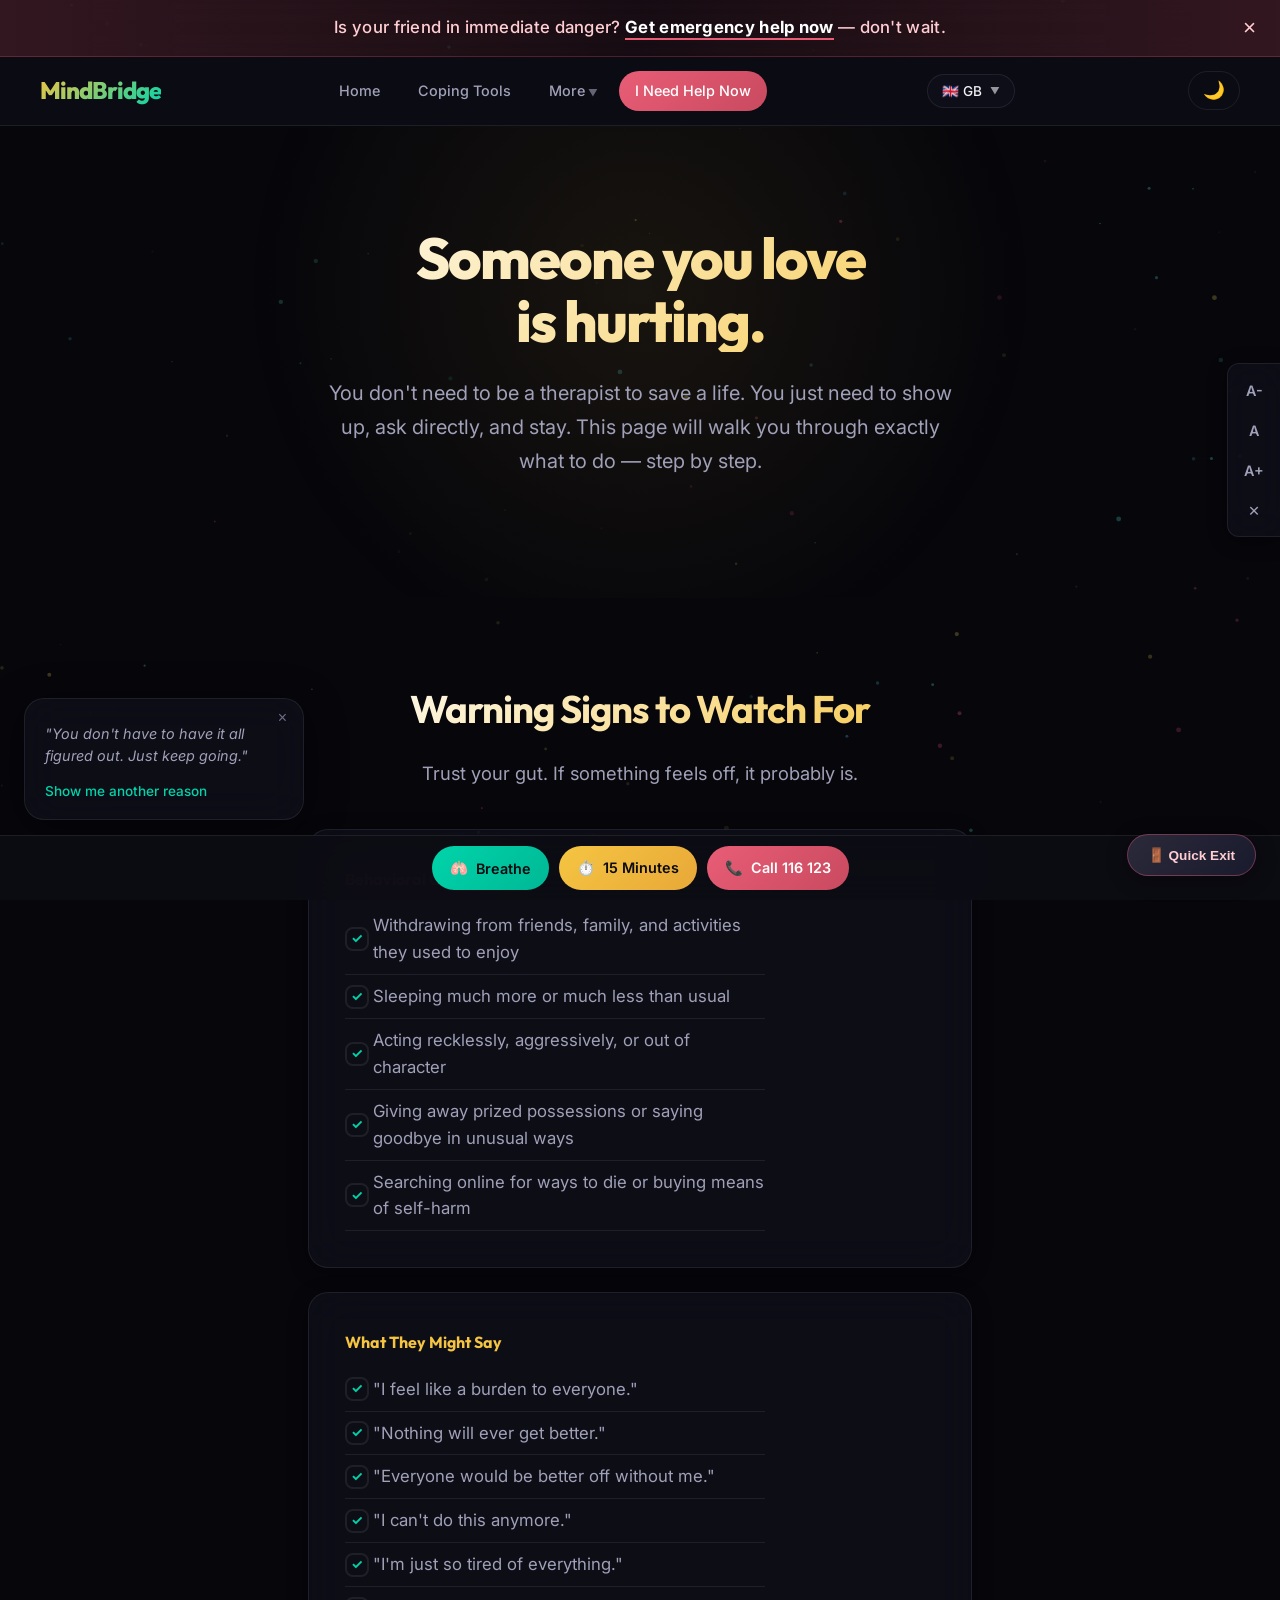
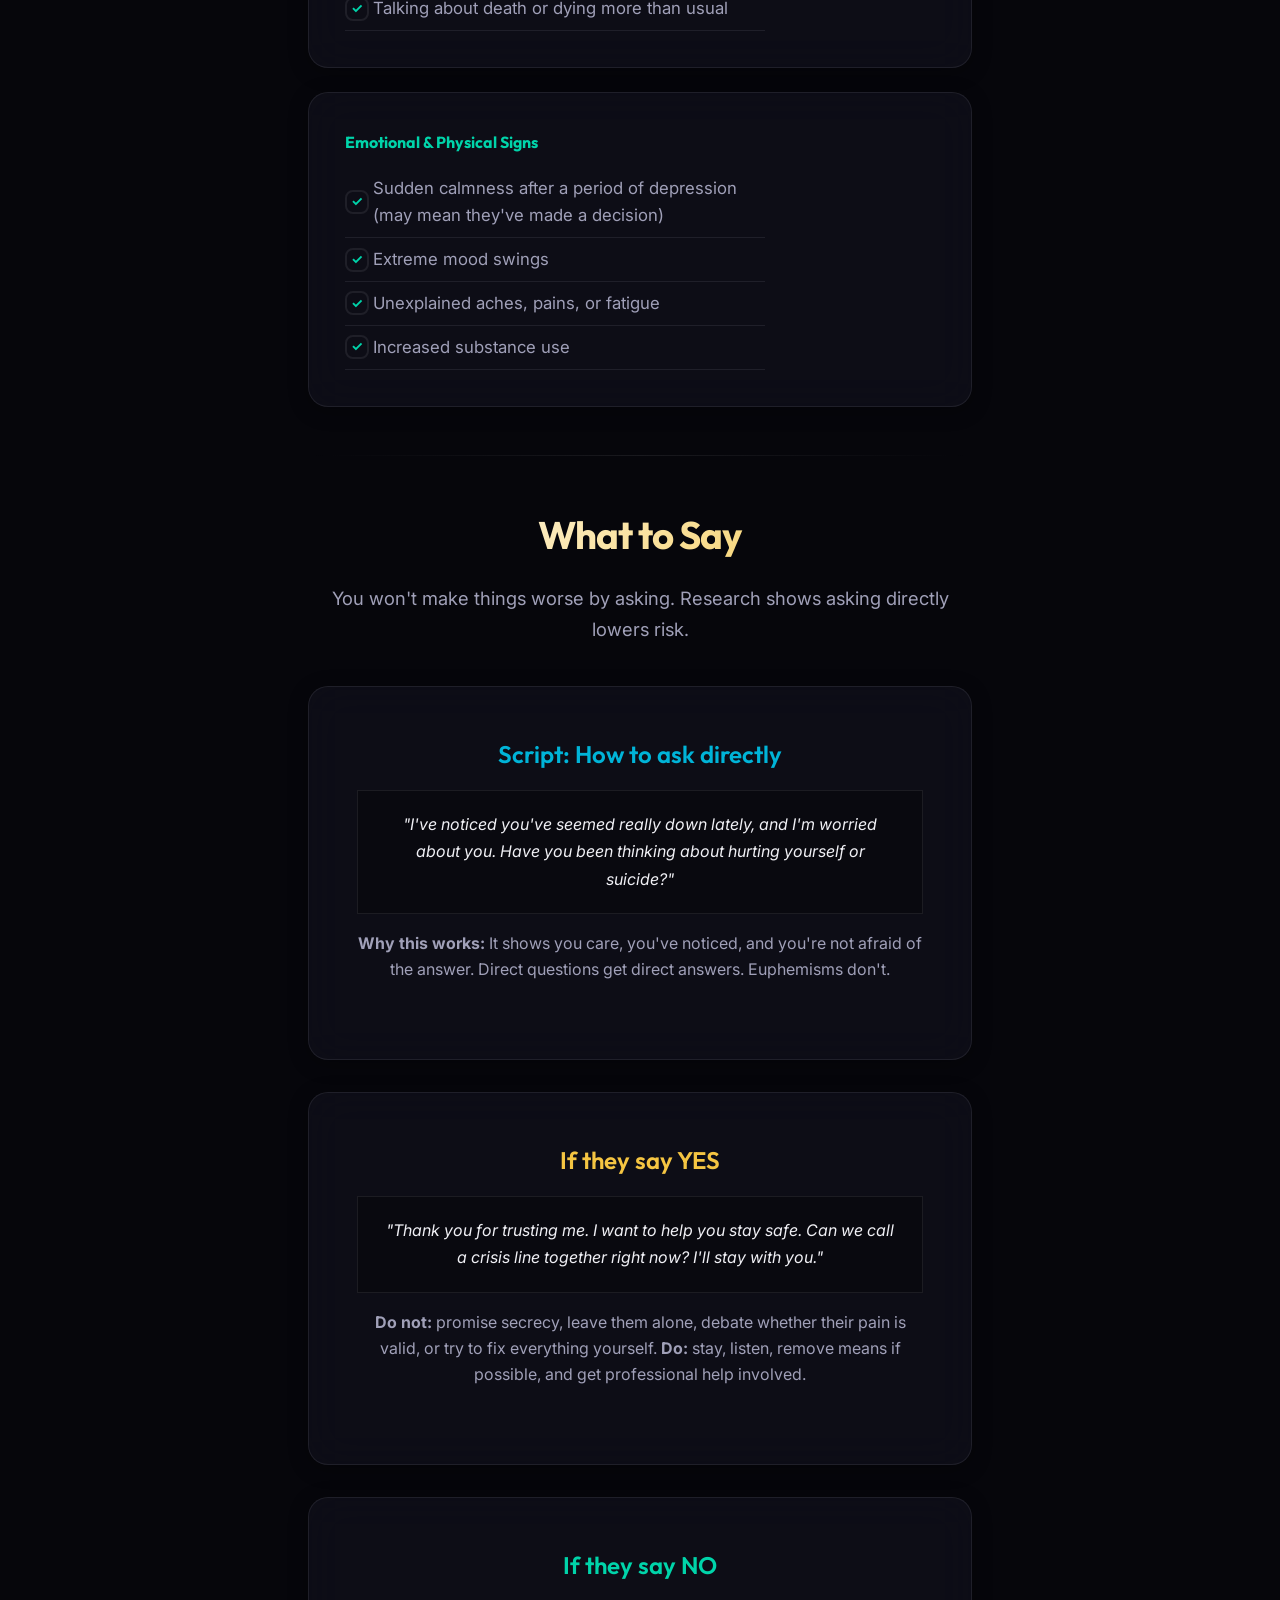
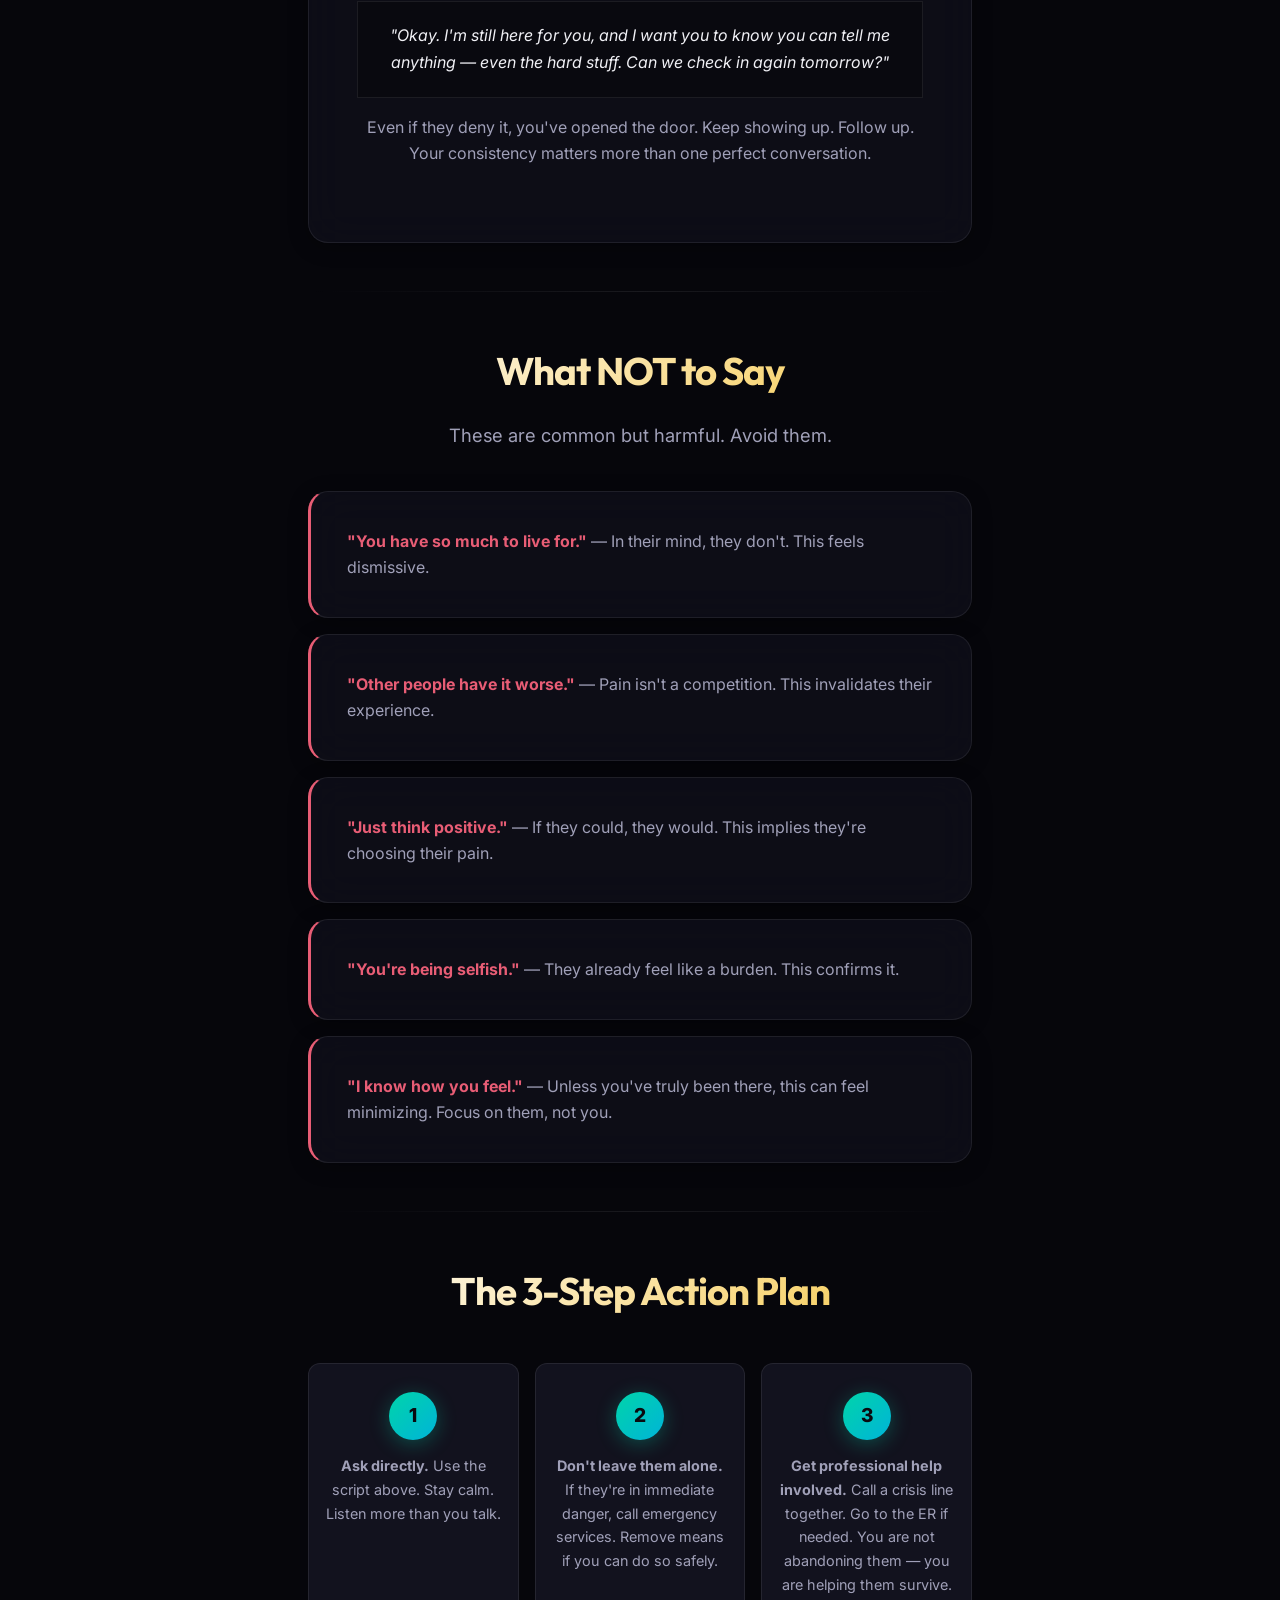
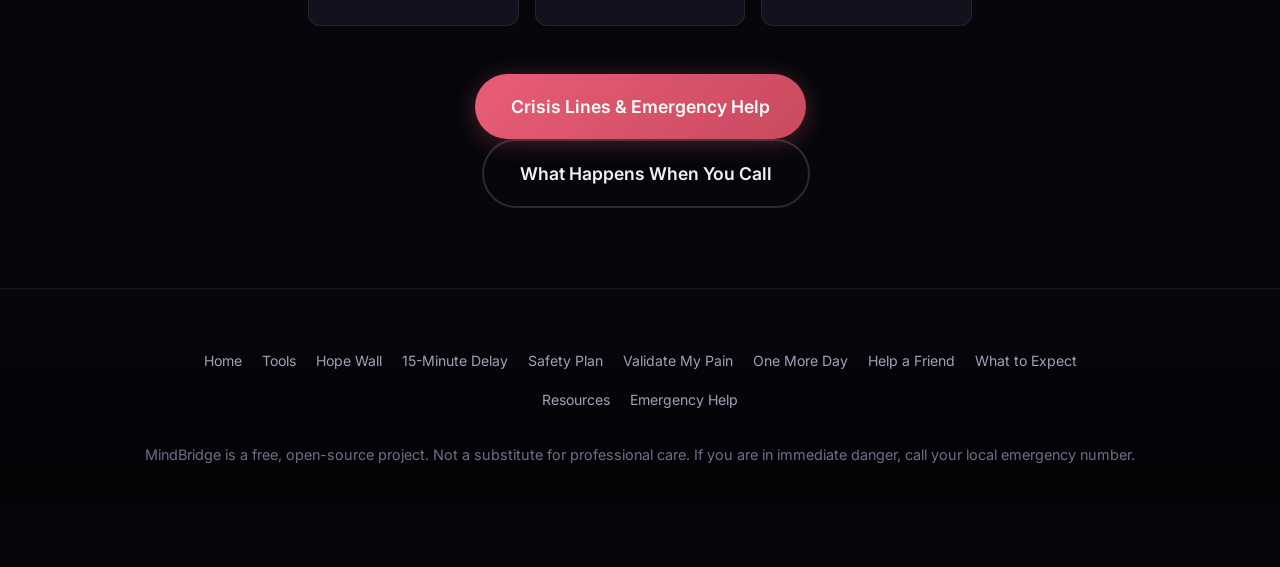
<file: help-a-friend.html>
<!DOCTYPE html>
<html lang="en">
<head>
  <meta charset="UTF-8">
  <meta name="viewport" content="width=device-width, initial-scale=1.0">
  <title>Help a Friend — MindBridge</title>
  <meta name="description" content="Someone you love is struggling with suicidal thoughts. Here are exact scripts, warning signs, and what to do.">
  <link rel="stylesheet" href="style.css?v=2">
  <link rel="manifest" href="manifest.json">
  <meta name="theme-color" content="#0c0c14" id="themeColorMeta">
</head>
<body>

  <canvas id="particle-canvas"></canvas>

  <div class="urgent-banner" role="alert">
    Is your friend in immediate danger? <a href="help-now.html">Get emergency help now</a> — don't wait.
  </div>

  <nav class="nav">
    <div class="nav-inner">
      <a href="index.html" class="nav-logo">MindBridge</a>
      <ul class="nav-links" id="navLinks">
        <li><a href="index.html">Home</a></li>
        <li><a href="tools.html">Coping Tools</a></li>
        <li class="nav-dropdown">
          <a href="#" onclick="event.preventDefault()">More</a>
          <ul class="nav-dropdown-menu">
            <li><a href="hope-wall.html">Hope Wall</a></li>
            <li><a href="timer.html">15-Minute Delay</a></li>
            <li><a href="safety-plan.html">Safety Plan</a></li>
            <li><a href="validate.html">Validate My Pain</a></li>
            <li><a href="one-more-day.html">One More Day</a></li>
            <li><a href="help-a-friend.html">Help a Friend</a></li>
            <li><a href="what-to-expect.html">What to Expect</a></li>
            <li><a href="after-care.html">After the Crisis</a></li>
            <li><a href="resources.html">Crisis Resources</a></li>
          </ul>
        </li>
        <li class="nav-urgent"><a href="help-now.html">I Need Help Now</a></li>
      </ul>
      <button class="theme-toggle" aria-label="Toggle theme">🌙</button>
      <button class="mobile-menu-btn" onclick="document.getElementById('navLinks').classList.toggle('open')" aria-label="Menu">☰</button>
    </div>
  </nav>

  <header class="hero">
    <div class="container">
      <h1>Someone you love<br>is hurting.</h1>
      <p>You don't need to be a therapist to save a life. You just need to show up, ask directly, and stay. This page will walk you through exactly what to do — step by step.</p>
    </div>
  </header>

  <section class="section">
    <div class="container" style="max-width:720px;">

      <div class="text-center reveal" style="margin-bottom:40px;">
        <h2 class="section-title">Warning Signs to Watch For</h2>
        <p class="section-subtitle" style="margin:0 auto;">Trust your gut. If something feels off, it probably is.</p>
      </div>

      <div class="glass-card reveal" style="margin-bottom:24px;">
        <h4 style="margin-bottom:12px; color:var(--accent-rose);">Behavioral Changes</h4>
        <ul class="checklist">
          <li>Withdrawing from friends, family, and activities they used to enjoy</li>
          <li>Sleeping much more or much less than usual</li>
          <li>Acting recklessly, aggressively, or out of character</li>
          <li>Giving away prized possessions or saying goodbye in unusual ways</li>
          <li>Searching online for ways to die or buying means of self-harm</li>
        </ul>
      </div>

      <div class="glass-card reveal" style="margin-bottom:24px;">
        <h4 style="margin-bottom:12px; color:var(--accent-warm);">What They Might Say</h4>
        <ul class="checklist">
          <li>"I feel like a burden to everyone."</li>
          <li>"Nothing will ever get better."</li>
          <li>"Everyone would be better off without me."</li>
          <li>"I can't do this anymore."</li>
          <li>"I'm just so tired of everything."</li>
          <li>Talking about death or dying more than usual</li>
        </ul>
      </div>

      <div class="glass-card reveal" style="margin-bottom:24px;">
        <h4 style="margin-bottom:12px; color:var(--accent-teal);">Emotional & Physical Signs</h4>
        <ul class="checklist">
          <li>Sudden calmness after a period of depression (may mean they've made a decision)</li>
          <li>Extreme mood swings</li>
          <li>Unexplained aches, pains, or fatigue</li>
          <li>Increased substance use</li>
        </ul>
      </div>

      <div class="divider"></div>

      <div class="text-center reveal" style="margin-bottom:40px;">
        <h2 class="section-title">What to Say</h2>
        <p class="section-subtitle" style="margin:0 auto;">You won't make things worse by asking. Research shows asking directly lowers risk.</p>
      </div>

      <div class="tool-panel reveal">
        <h3 style="color:var(--accent-cyan);">Script: How to ask directly</h3>
        <div class="script-box">
          <p>"I've noticed you've seemed really down lately, and I'm worried about you. Have you been thinking about hurting yourself or suicide?"</p>
        </div>
        <p style="color:var(--text-secondary); margin-top:16px;">
          <strong>Why this works:</strong> It shows you care, you've noticed, and you're not afraid of the answer. Direct questions get direct answers. Euphemisms don't.
        </p>
      </div>

      <div class="tool-panel reveal">
        <h3 style="color:var(--accent-warm);">If they say YES</h3>
        <div class="script-box">
          <p>"Thank you for trusting me. I want to help you stay safe. Can we call a crisis line together right now? I'll stay with you."</p>
        </div>
        <p style="color:var(--text-secondary); margin-top:16px;">
          <strong>Do not:</strong> promise secrecy, leave them alone, debate whether their pain is valid, or try to fix everything yourself. <strong>Do:</strong> stay, listen, remove means if possible, and get professional help involved.
        </p>
      </div>

      <div class="tool-panel reveal">
        <h3 style="color:var(--accent-teal);">If they say NO</h3>
        <div class="script-box">
          <p>"Okay. I'm still here for you, and I want you to know you can tell me anything — even the hard stuff. Can we check in again tomorrow?"</p>
        </div>
        <p style="color:var(--text-secondary); margin-top:16px;">
          Even if they deny it, you've opened the door. Keep showing up. Follow up. Your consistency matters more than one perfect conversation.
        </p>
      </div>

      <div class="divider"></div>

      <div class="text-center reveal" style="margin-bottom:40px;">
        <h2 class="section-title">What NOT to Say</h2>
        <p class="section-subtitle" style="margin:0 auto;">These are common but harmful. Avoid them.</p>
      </div>

      <div class="glass-card reveal" style="margin-bottom:16px; border-left:3px solid var(--accent-rose);">
        <p style="color:var(--text-secondary);"><strong style="color:var(--accent-rose);">"You have so much to live for."</strong> — In their mind, they don't. This feels dismissive.</p>
      </div>
      <div class="glass-card reveal" style="margin-bottom:16px; border-left:3px solid var(--accent-rose);">
        <p style="color:var(--text-secondary);"><strong style="color:var(--accent-rose);">"Other people have it worse."</strong> — Pain isn't a competition. This invalidates their experience.</p>
      </div>
      <div class="glass-card reveal" style="margin-bottom:16px; border-left:3px solid var(--accent-rose);">
        <p style="color:var(--text-secondary);"><strong style="color:var(--accent-rose);">"Just think positive."</strong> — If they could, they would. This implies they're choosing their pain.</p>
      </div>
      <div class="glass-card reveal" style="margin-bottom:16px; border-left:3px solid var(--accent-rose);">
        <p style="color:var(--text-secondary);"><strong style="color:var(--accent-rose);">"You're being selfish."</strong> — They already feel like a burden. This confirms it.</p>
      </div>
      <div class="glass-card reveal" style="margin-bottom:16px; border-left:3px solid var(--accent-rose);">
        <p style="color:var(--text-secondary);"><strong style="color:var(--accent-rose);">"I know how you feel."</strong> — Unless you've truly been there, this can feel minimizing. Focus on them, not you.</p>
      </div>

      <div class="divider"></div>

      <div class="text-center reveal" style="margin-bottom:40px;">
        <h2 class="section-title">The 3-Step Action Plan</h2>
      </div>

      <div class="grounding-steps">
        <div class="grounding-step reveal" data-step="1">
          <div class="number">1</div>
          <p><strong>Ask directly.</strong> Use the script above. Stay calm. Listen more than you talk.</p>
        </div>
        <div class="grounding-step reveal" data-step="2">
          <div class="number">2</div>
          <p><strong>Don't leave them alone.</strong> If they're in immediate danger, call emergency services. Remove means if you can do so safely.</p>
        </div>
        <div class="grounding-step reveal" data-step="3">
          <div class="number">3</div>
          <p><strong>Get professional help involved.</strong> Call a crisis line together. Go to the ER if needed. You are not abandoning them — you are helping them survive.</p>
        </div>
      </div>

      <div class="text-center reveal" style="margin-top:48px;">
        <a href="help-now.html" class="btn btn-urgent btn-large">Crisis Lines & Emergency Help</a>
        <a href="what-to-expect.html" class="btn btn-outline btn-large" style="margin-left:12px;">What Happens When You Call</a>
      </div>

    </div>
  </section>

  <div class="calm-space" id="calmSpace">
    <button class="close-btn" id="closeCalmSpace">Close Calm Space</button>
    <div class="calm-orb" id="calmOrb">Breathe</div>
    <p class="calm-text" id="calmText">Breathe in slowly...</p>
  </div>

  <button class="emergency-exit" id="emergencyExit" title="Quickly leave this site">🚪 Quick Exit</button>

  <footer class="footer">
    <div class="footer-links">
      <a href="index.html">Home</a>
      <a href="tools.html">Tools</a>
      <a href="hope-wall.html">Hope Wall</a>
      <a href="timer.html">15-Minute Delay</a>
      <a href="safety-plan.html">Safety Plan</a>
      <a href="validate.html">Validate My Pain</a>
      <a href="one-more-day.html">One More Day</a>
      <a href="help-a-friend.html">Help a Friend</a>
      <a href="what-to-expect.html">What to Expect</a>
      <a href="resources.html">Resources</a>
      <a href="help-now.html">Emergency Help</a>
    </div>
    <p>MindBridge is a free, open-source project. Not a substitute for professional care. If you are in immediate danger, call your local emergency number.</p>
  </footer>

  <!-- Crisis Quick-Actions Bar -->
  <div class="crisis-bar">
    <button class="crisis-bar-btn breathe" onclick="if(window.toggleCalmSpace)toggleCalmSpace()">🫁 <span class="label">Breathe</span></button>
    <a href="timer.html" class="crisis-bar-btn delay">⏱️ <span class="label">15 Minutes</span></a>
    <a href="tel:988" class="crisis-bar-btn call">📞 <span class="label">Call 988</span></a>
  </div>

  <!-- Hold On Widget -->
  <div class="hold-on-widget">
    <button class="close-widget" aria-label="Close widget">×</button>
    <div class="streak"></div>
    <div class="hope-snippet"></div>
    <button class="hope-btn">Show me another reason</button>
  </div>

  <!-- Accessibility Controls -->
  <div class="a11y-bar">
    <button class="a11y-btn" data-font="small" title="Small font">A-</button>
    <button class="a11y-btn" data-font="normal" title="Normal font">A</button>
    <button class="a11y-btn" data-font="large" title="Large font">A+</button>
    <button class="a11y-btn" data-motion title="Toggle animations">✕</button>
  </div>

  <script src="app.js?v=2"></script>
  <script>
    if ('serviceWorker' in navigator) {
      navigator.serviceWorker.register('sw.js').catch(() => {});
    }
  </script>
</body>
</html>
</file>
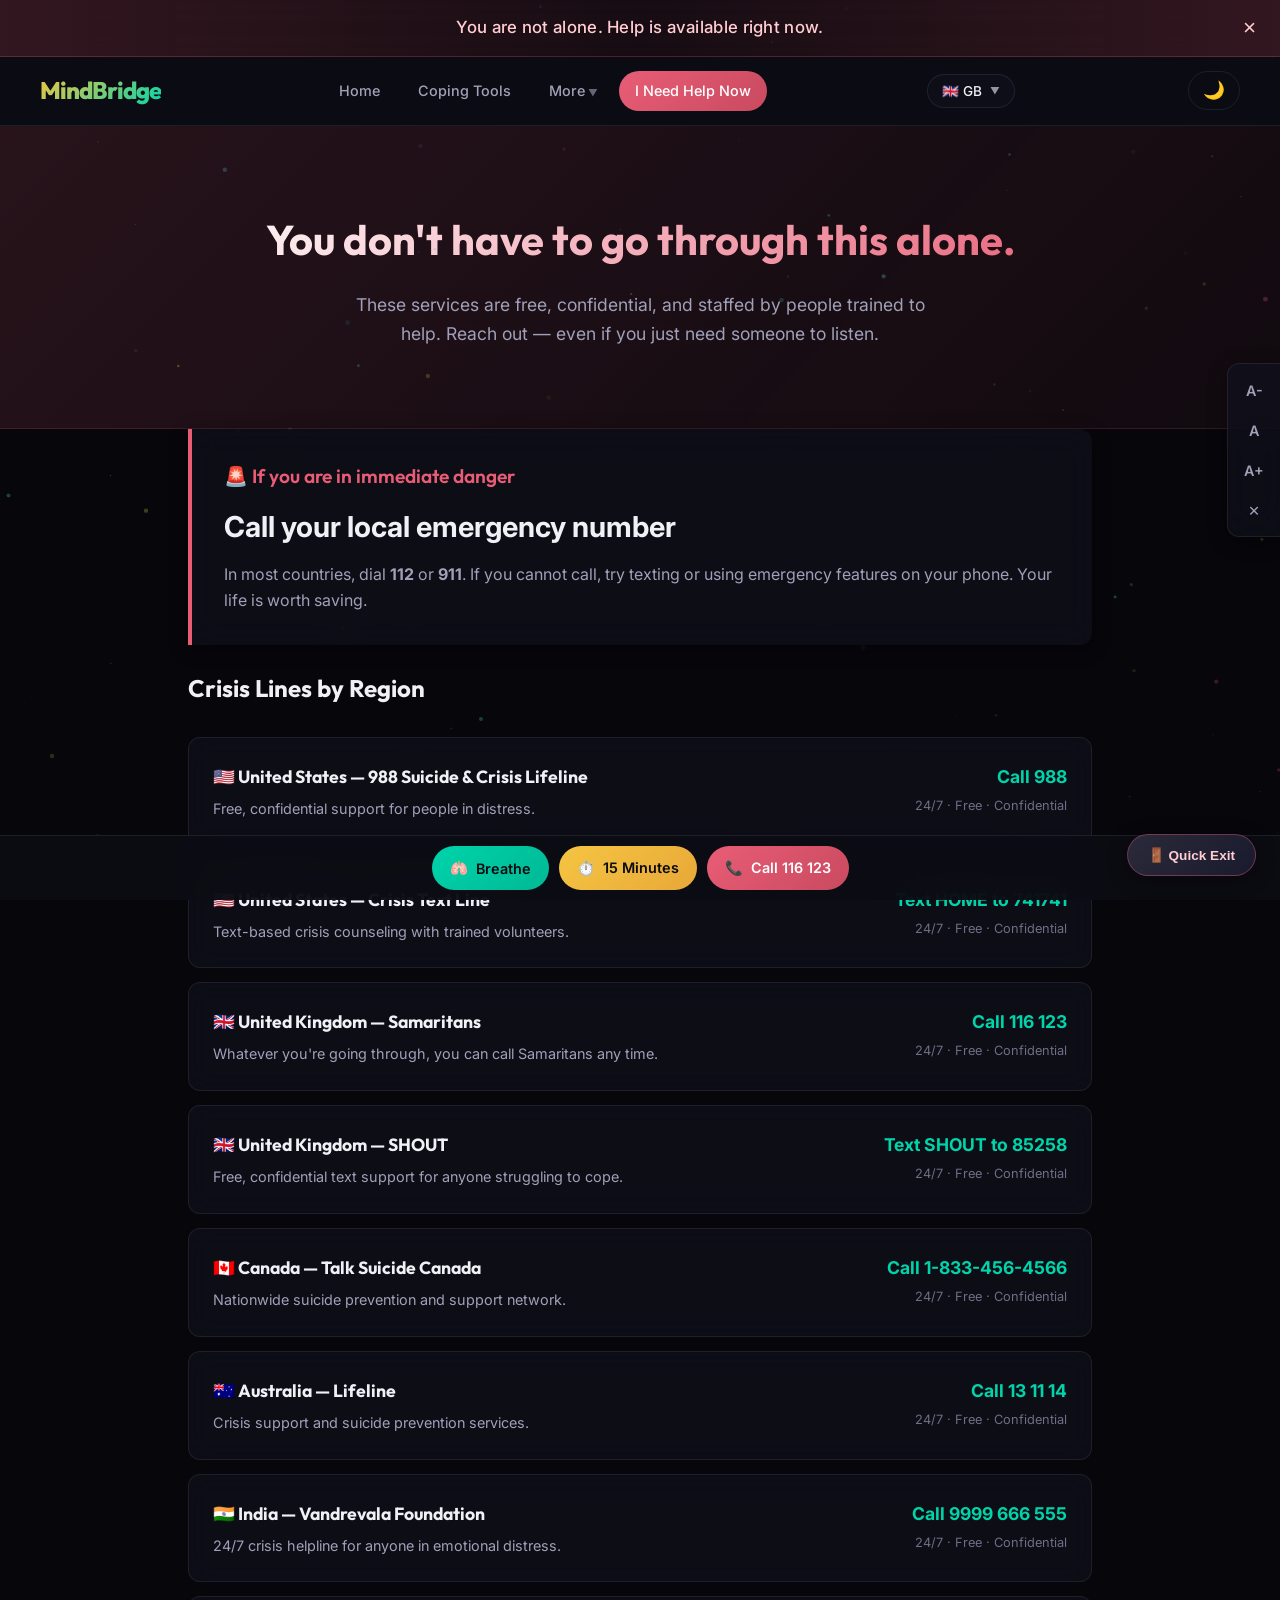
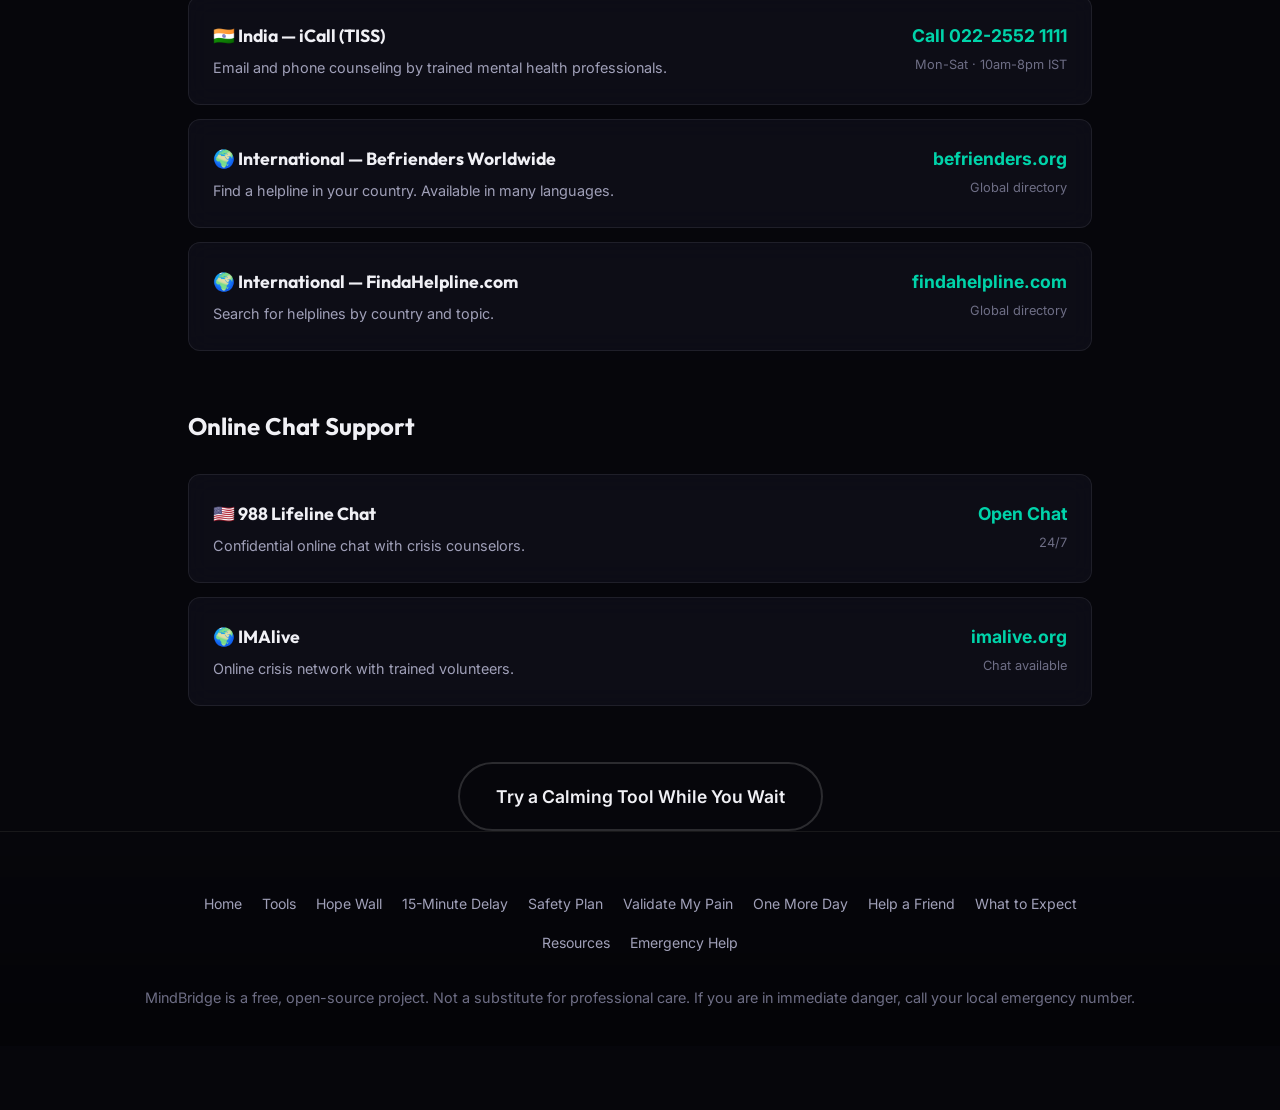
<file: help-now.html>
<!DOCTYPE html>
<html lang="en">
<head>
  <meta charset="UTF-8">
  <meta name="viewport" content="width=device-width, initial-scale=1.0">
  <title>I Need Help Now — MindBridge</title>
  <meta name="description" content="Immediate crisis support. Free helplines, chat, and text services available now.">
  <link rel="stylesheet" href="style.css?v=2">
  <link rel="manifest" href="manifest.json">
  <meta name="theme-color" content="#0c0c14" id="themeColorMeta">
</head>
<body>

  <canvas id="particle-canvas"></canvas>

  <div class="urgent-banner" role="alert">
    You are not alone. Help is available right now.
  </div>

  <nav class="nav">
    <div class="nav-inner">
      <a href="index.html" class="nav-logo">MindBridge</a>
      <ul class="nav-links" id="navLinks">
        <li><a href="index.html">Home</a></li>
        <li><a href="tools.html">Coping Tools</a></li>
        <li class="nav-dropdown">
          <a href="#" onclick="event.preventDefault()">More</a>
          <ul class="nav-dropdown-menu">
            <li><a href="hope-wall.html">Hope Wall</a></li>
            <li><a href="timer.html">15-Minute Delay</a></li>
            <li><a href="safety-plan.html">Safety Plan</a></li>
            <li><a href="validate.html">Validate My Pain</a></li>
            <li><a href="one-more-day.html">One More Day</a></li>
            <li><a href="help-a-friend.html">Help a Friend</a></li>
            <li><a href="what-to-expect.html">What to Expect</a></li>
            <li><a href="after-care.html">After the Crisis</a></li>
            <li><a href="resources.html">Crisis Resources</a></li>
          </ul>
        </li>
        <li class="nav-urgent"><a href="help-now.html">I Need Help Now</a></li>
      </ul>
      <button class="theme-toggle" aria-label="Toggle theme">🌙</button>
      <button class="mobile-menu-btn" onclick="document.getElementById('navLinks').classList.toggle('open')" aria-label="Menu">☰</button>
    </div>
  </nav>

  <header class="help-hero">
    <div class="container">
      <h1>You don't have to go through this alone.</h1>
      <p>These services are free, confidential, and staffed by people trained to help. Reach out — even if you just need someone to listen.</p>
    </div>
  </header>

  <section class="help-section">
    <div class="container">

      <div class="emergency-card reveal">
        <h3>🚨 If you are in immediate danger</h3>
        <span class="big-number">Call your local emergency number</span>
        <p>In most countries, dial <strong>112</strong> or <strong>911</strong>. If you cannot call, try texting or using emergency features on your phone. Your life is worth saving.</p>
      </div>

      <h2 style="margin-bottom:28px; color:var(--text-primary);">Crisis Lines by Region</h2>

      <div class="resource-card reveal">
        <div>
          <h4>🇺🇸 United States — 988 Suicide & Crisis Lifeline</h4>
          <p>Free, confidential support for people in distress.</p>
        </div>
        <div class="resource-meta">
          <span class="phone"><a href="tel:988">Call 988</a></span>
          <span class="availability">24/7 · Free · Confidential</span>
        </div>
      </div>

      <div class="resource-card reveal">
        <div>
          <h4>🇺🇸 United States — Crisis Text Line</h4>
          <p>Text-based crisis counseling with trained volunteers.</p>
        </div>
        <div class="resource-meta">
          <span class="phone"><a href="sms:741741?&body=HOME">Text HOME to 741741</a></span>
          <span class="availability">24/7 · Free · Confidential</span>
        </div>
      </div>

      <div class="resource-card reveal">
        <div>
          <h4>🇬🇧 United Kingdom — Samaritans</h4>
          <p>Whatever you're going through, you can call Samaritans any time.</p>
        </div>
        <div class="resource-meta">
          <span class="phone"><a href="tel:116123">Call 116 123</a></span>
          <span class="availability">24/7 · Free · Confidential</span>
        </div>
      </div>

      <div class="resource-card reveal">
        <div>
          <h4>🇬🇧 United Kingdom — SHOUT</h4>
          <p>Free, confidential text support for anyone struggling to cope.</p>
        </div>
        <div class="resource-meta">
          <span class="phone"><a href="sms:85258?&body=SHOUT">Text SHOUT to 85258</a></span>
          <span class="availability">24/7 · Free · Confidential</span>
        </div>
      </div>

      <div class="resource-card reveal">
        <div>
          <h4>🇨🇦 Canada — Talk Suicide Canada</h4>
          <p>Nationwide suicide prevention and support network.</p>
        </div>
        <div class="resource-meta">
          <span class="phone"><a href="tel:18334564566">Call 1-833-456-4566</a></span>
          <span class="availability">24/7 · Free · Confidential</span>
        </div>
      </div>

      <div class="resource-card reveal">
        <div>
          <h4>🇦🇺 Australia — Lifeline</h4>
          <p>Crisis support and suicide prevention services.</p>
        </div>
        <div class="resource-meta">
          <span class="phone"><a href="tel:131114">Call 13 11 14</a></span>
          <span class="availability">24/7 · Free · Confidential</span>
        </div>
      </div>

      <div class="resource-card reveal">
        <div>
          <h4>🇮🇳 India — Vandrevala Foundation</h4>
          <p>24/7 crisis helpline for anyone in emotional distress.</p>
        </div>
        <div class="resource-meta">
          <span class="phone"><a href="tel:9999666555">Call 9999 666 555</a></span>
          <span class="availability">24/7 · Free · Confidential</span>
        </div>
      </div>

      <div class="resource-card reveal">
        <div>
          <h4>🇮🇳 India — iCall (TISS)</h4>
          <p>Email and phone counseling by trained mental health professionals.</p>
        </div>
        <div class="resource-meta">
          <span class="phone"><a href="tel:02225521111">Call 022-2552 1111</a></span>
          <span class="availability">Mon-Sat · 10am-8pm IST</span>
        </div>
      </div>

      <div class="resource-card reveal">
        <div>
          <h4>🌍 International — Befrienders Worldwide</h4>
          <p>Find a helpline in your country. Available in many languages.</p>
        </div>
        <div class="resource-meta">
          <span class="phone"><a href="https://www.befrienders.org/" target="_blank" rel="noopener">befrienders.org</a></span>
          <span class="availability">Global directory</span>
        </div>
      </div>

      <div class="resource-card reveal">
        <div>
          <h4>🌍 International — FindaHelpline.com</h4>
          <p>Search for helplines by country and topic.</p>
        </div>
        <div class="resource-meta">
          <span class="phone"><a href="https://findahelpline.com/" target="_blank" rel="noopener">findahelpline.com</a></span>
          <span class="availability">Global directory</span>
        </div>
      </div>

      <h2 style="margin:56px 0 28px; color:var(--text-primary);">Online Chat Support</h2>

      <div class="resource-card reveal">
        <div>
          <h4>🇺🇸 988 Lifeline Chat</h4>
          <p>Confidential online chat with crisis counselors.</p>
        </div>
        <div class="resource-meta">
          <span class="phone"><a href="https://988lifeline.org/chat/" target="_blank" rel="noopener">Open Chat</a></span>
          <span class="availability">24/7</span>
        </div>
      </div>

      <div class="resource-card reveal">
        <div>
          <h4>🌍 IMAlive</h4>
          <p>Online crisis network with trained volunteers.</p>
        </div>
        <div class="resource-meta">
          <span class="phone"><a href="https://imalive.org/" target="_blank" rel="noopener">imalive.org</a></span>
          <span class="availability">Chat available</span>
        </div>
      </div>

      <div class="text-center" style="margin-top:56px;">
        <a href="tools.html" class="btn btn-outline btn-large reveal">Try a Calming Tool While You Wait</a>
      </div>

    </div>
  </section>

  <div class="calm-space" id="calmSpace">
    <button class="close-btn" id="closeCalmSpace">Close Calm Space</button>
    <div class="calm-orb" id="calmOrb">Breathe</div>
    <p class="calm-text" id="calmText">Breathe in slowly...</p>
  </div>

  <button class="emergency-exit" id="emergencyExit" title="Quickly leave this site">🚪 Quick Exit</button>

  <footer class="footer">
    <div class="footer-links">
      <a href="index.html">Home</a>
      <a href="tools.html">Tools</a>
      <a href="hope-wall.html">Hope Wall</a>
      <a href="timer.html">15-Minute Delay</a>
      <a href="safety-plan.html">Safety Plan</a>
      <a href="validate.html">Validate My Pain</a>
      <a href="one-more-day.html">One More Day</a>
      <a href="help-a-friend.html">Help a Friend</a>
      <a href="what-to-expect.html">What to Expect</a>
      <a href="resources.html">Resources</a>
      <a href="help-now.html">Emergency Help</a>
    </div>
    <p>MindBridge is a free, open-source project. Not a substitute for professional care. If you are in immediate danger, call your local emergency number.</p>
  </footer>

  <!-- Crisis Quick-Actions Bar -->
  <div class="crisis-bar">
    <button class="crisis-bar-btn breathe" onclick="if(window.toggleCalmSpace)toggleCalmSpace()">🫁 <span class="label">Breathe</span></button>
    <a href="timer.html" class="crisis-bar-btn delay">⏱️ <span class="label">15 Minutes</span></a>
    <a href="tel:988" class="crisis-bar-btn call">📞 <span class="label">Call 988</span></a>
  </div>

  <!-- Accessibility Controls -->
  <div class="a11y-bar">
    <button class="a11y-btn" data-font="small" title="Small font">A-</button>
    <button class="a11y-btn" data-font="normal" title="Normal font">A</button>
    <button class="a11y-btn" data-font="large" title="Large font">A+</button>
    <button class="a11y-btn" data-motion title="Toggle animations">✕</button>
  </div>

  <script src="app.js?v=2"></script>
  <script>
    if ('serviceWorker' in navigator) {
      navigator.serviceWorker.register('sw.js').catch(() => {});
    }
  </script>
</body>
</html>
</file>
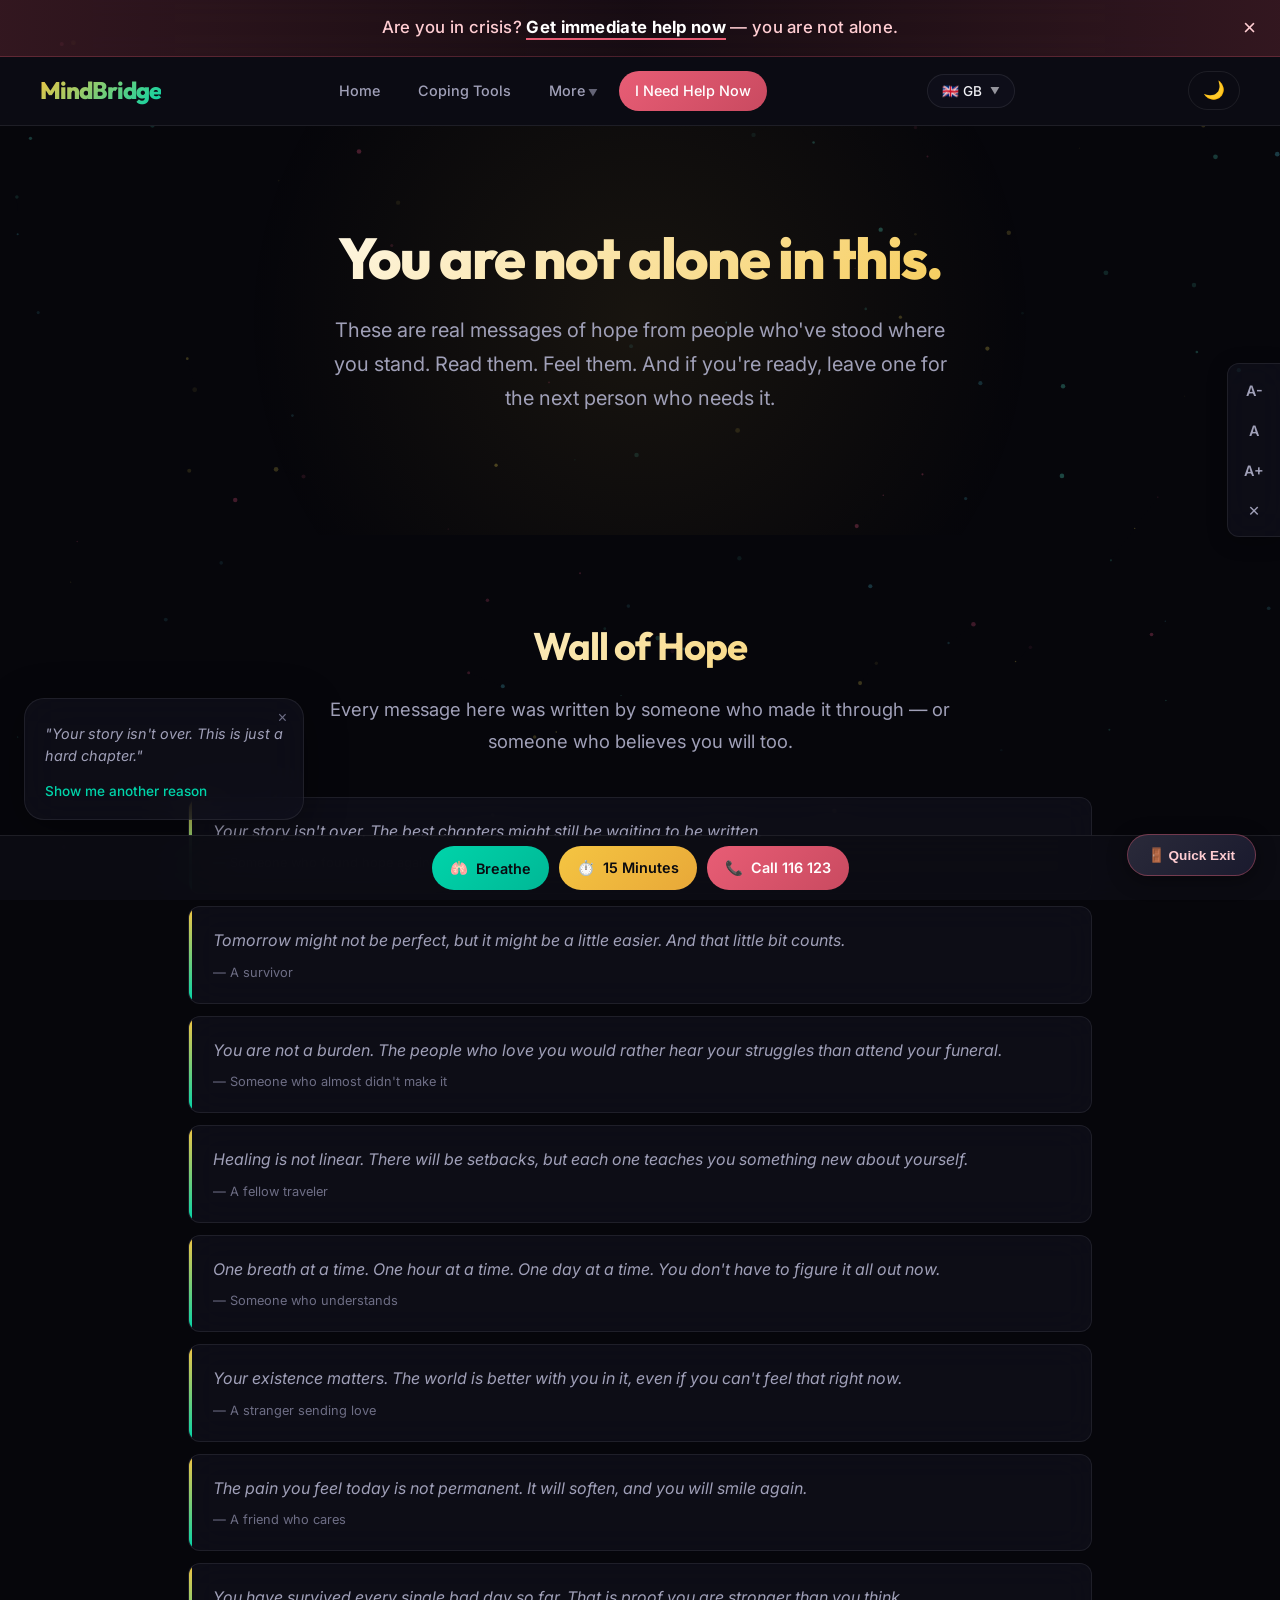
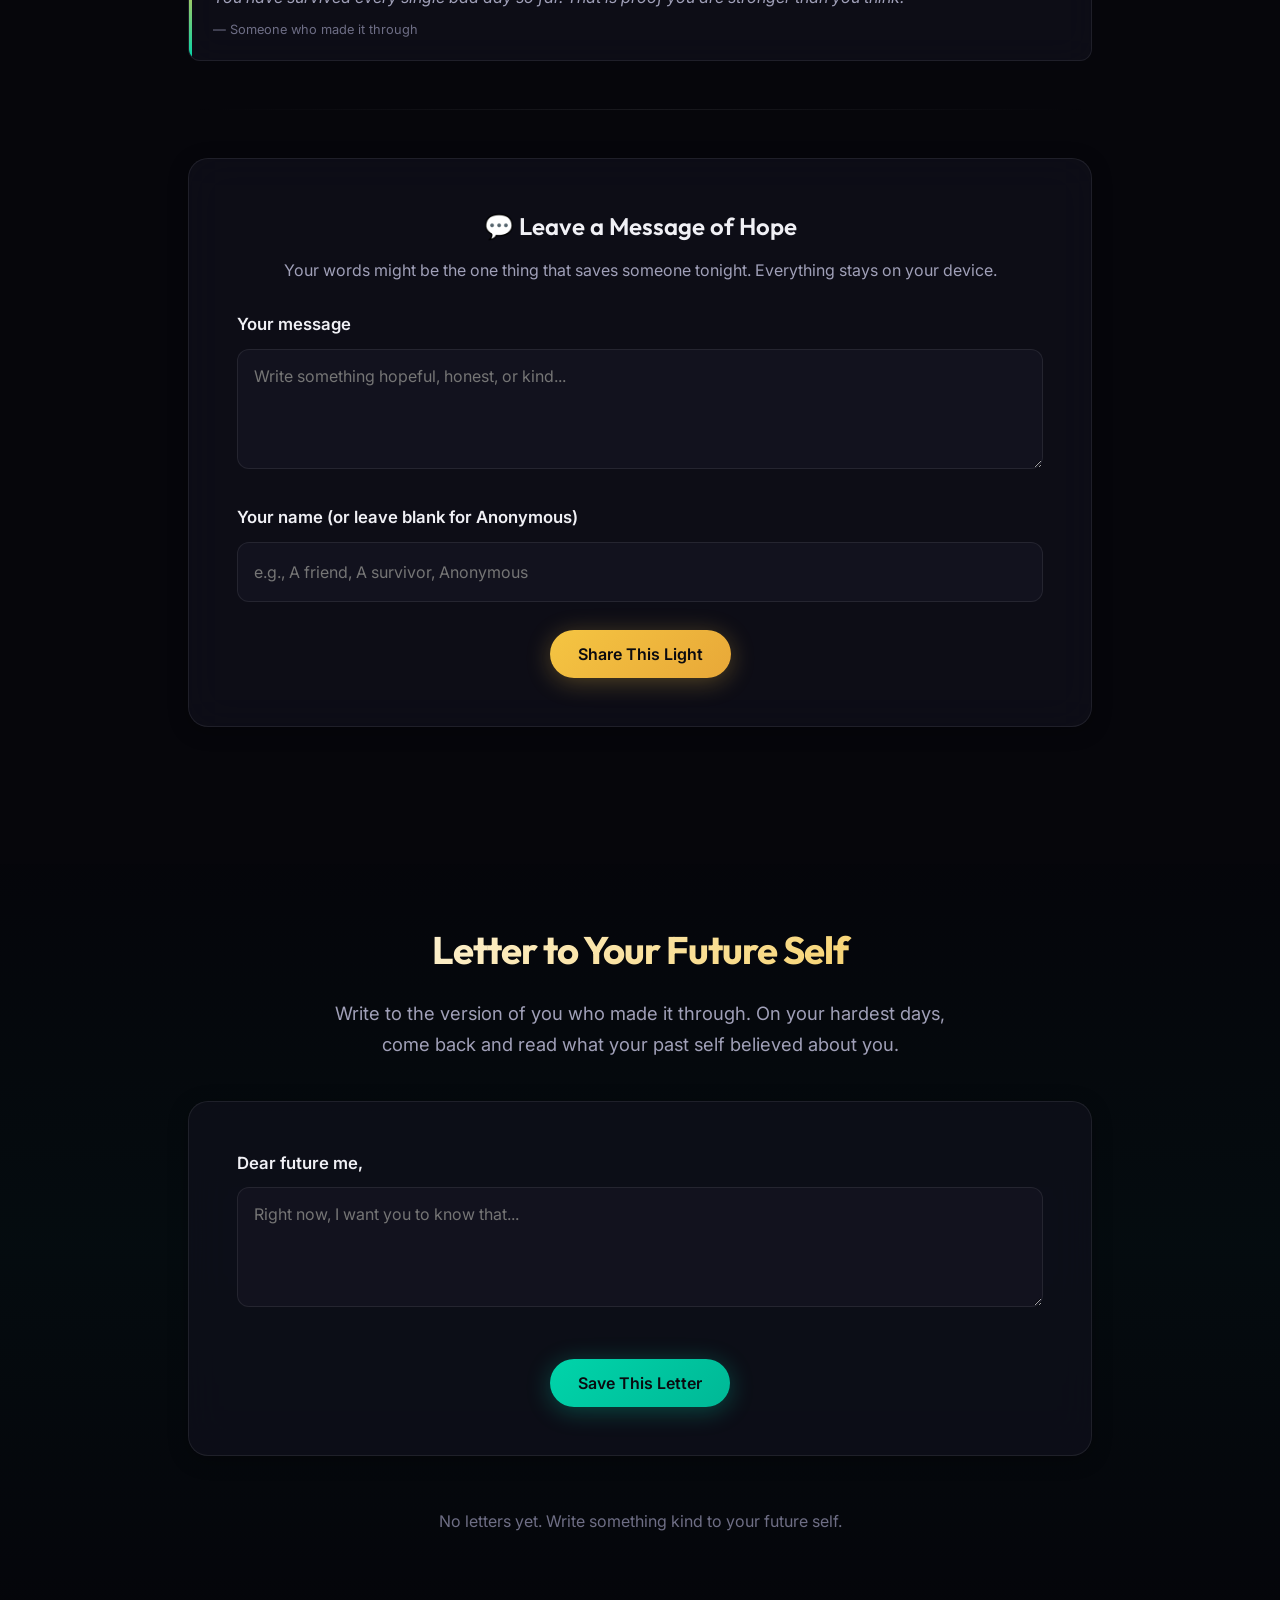
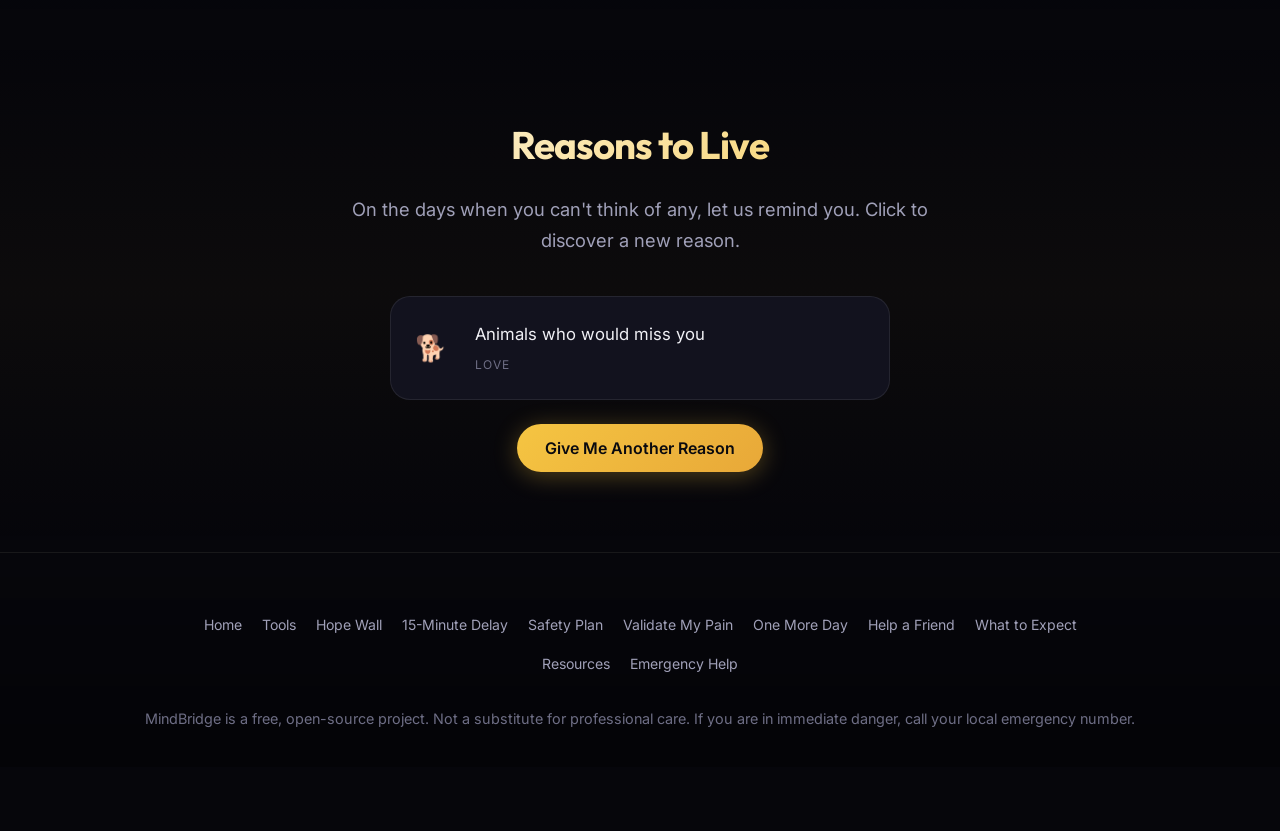
<file: hope-wall.html>
<!DOCTYPE html>
<html lang="en">
<head>
  <meta charset="UTF-8">
  <meta name="viewport" content="width=device-width, initial-scale=1.0">
  <title>Hope Wall — MindBridge</title>
  <meta name="description" content="Messages of hope from people who understand. Write to your future self. Find reasons to keep going.">
  <link rel="stylesheet" href="style.css?v=2">
  <link rel="manifest" href="manifest.json">
  <meta name="theme-color" content="#0c0c14" id="themeColorMeta">
</head>
<body>

  <canvas id="particle-canvas"></canvas>

  <div class="urgent-banner" role="alert">
    Are you in crisis? <a href="help-now.html">Get immediate help now</a> — you are not alone.
  </div>

  <nav class="nav">
    <div class="nav-inner">
      <a href="index.html" class="nav-logo">MindBridge</a>
      <ul class="nav-links" id="navLinks">
        <li><a href="index.html">Home</a></li>
        <li><a href="tools.html">Coping Tools</a></li>
        <li class="nav-dropdown">
          <a href="#" onclick="event.preventDefault()">More</a>
          <ul class="nav-dropdown-menu">
            <li><a href="hope-wall.html">Hope Wall</a></li>
            <li><a href="timer.html">15-Minute Delay</a></li>
            <li><a href="safety-plan.html">Safety Plan</a></li>
            <li><a href="validate.html">Validate My Pain</a></li>
            <li><a href="one-more-day.html">One More Day</a></li>
            <li><a href="help-a-friend.html">Help a Friend</a></li>
            <li><a href="what-to-expect.html">What to Expect</a></li>
            <li><a href="after-care.html">After the Crisis</a></li>
            <li><a href="resources.html">Crisis Resources</a></li>
          </ul>
        </li>
        <li class="nav-urgent"><a href="help-now.html">I Need Help Now</a></li>
      </ul>
      <button class="theme-toggle" aria-label="Toggle theme">🌙</button>
      <button class="mobile-menu-btn" onclick="document.getElementById('navLinks').classList.toggle('open')" aria-label="Menu">☰</button>
    </div>
  </nav>

  <header class="hero">
    <div class="container">
      <h1>You are not alone in this.</h1>
      <p>These are real messages of hope from people who've stood where you stand. Read them. Feel them. And if you're ready, leave one for the next person who needs it.</p>
    </div>
  </header>

  <section class="section">
    <div class="container">
      <div class="text-center reveal" style="margin-bottom:40px;">
        <h2 class="section-title">Wall of Hope</h2>
        <p class="section-subtitle" style="margin:0 auto;">Every message here was written by someone who made it through — or someone who believes you will too.</p>
      </div>

      <div id="hopeMessages"></div>

      <div class="divider"></div>

      <div class="tool-panel reveal" style="text-align:left;">
        <h3 style="text-align:center;">💬 Leave a Message of Hope</h3>
        <p style="text-align:center;">Your words might be the one thing that saves someone tonight. Everything stays on your device.</p>
        <form id="hopeForm">
          <div class="form-group">
            <label for="hopeText">Your message</label>
            <textarea id="hopeText" placeholder="Write something hopeful, honest, or kind..."></textarea>
          </div>
          <div class="form-group">
            <label for="hopeAuthor">Your name (or leave blank for Anonymous)</label>
            <input type="text" id="hopeAuthor" placeholder="e.g., A friend, A survivor, Anonymous">
          </div>
          <div class="text-center">
            <button type="submit" class="btn btn-primary">Share This Light</button>
          </div>
        </form>
      </div>
    </div>
  </section>

  <section class="section bg-alt" id="future">
    <div class="container">
      <div class="text-center reveal" style="margin-bottom:40px;">
        <h2 class="section-title">Letter to Your Future Self</h2>
        <p class="section-subtitle" style="margin:0 auto;">Write to the version of you who made it through. On your hardest days, come back and read what your past self believed about you.</p>
      </div>

      <div class="tool-panel reveal" style="text-align:left;">
        <form id="letterForm">
          <div class="form-group">
            <label for="letterText">Dear future me,</label>
            <textarea id="letterText" class="letter-area" placeholder="Right now, I want you to know that..."></textarea>
          </div>
          <div class="text-center">
            <button type="submit" class="btn btn-teal">Save This Letter</button>
          </div>
        </form>
      </div>

      <div id="savedLetters" style="margin-top:32px;"></div>
    </div>
  </section>

  <section class="section bg-warm">
    <div class="container">
      <div class="text-center reveal" style="margin-bottom:40px;">
        <h2 class="section-title">Reasons to Live</h2>
        <p class="section-subtitle" style="margin:0 auto;">On the days when you can't think of any, let us remind you. Click to discover a new reason.</p>
      </div>

      <div class="text-center reveal">
        <div id="reasonsContainer" style="max-width:500px; margin:0 auto 24px;"></div>
        <button id="reasonBtn" class="btn btn-primary">Give Me Another Reason</button>
      </div>
    </div>
  </section>

  <div class="calm-space" id="calmSpace">
    <button class="close-btn" id="closeCalmSpace">Close Calm Space</button>
    <div class="calm-orb" id="calmOrb">Breathe</div>
    <p class="calm-text" id="calmText">Breathe in slowly...</p>
  </div>

  <button class="emergency-exit" id="emergencyExit" title="Quickly leave this site">🚪 Quick Exit</button>

  <footer class="footer">
    <div class="footer-links">
      <a href="index.html">Home</a>
      <a href="tools.html">Tools</a>
      <a href="hope-wall.html">Hope Wall</a>
      <a href="timer.html">15-Minute Delay</a>
      <a href="safety-plan.html">Safety Plan</a>
      <a href="validate.html">Validate My Pain</a>
      <a href="one-more-day.html">One More Day</a>
      <a href="help-a-friend.html">Help a Friend</a>
      <a href="what-to-expect.html">What to Expect</a>
      <a href="resources.html">Resources</a>
      <a href="help-now.html">Emergency Help</a>
    </div>
    <p>MindBridge is a free, open-source project. Not a substitute for professional care. If you are in immediate danger, call your local emergency number.</p>
  </footer>

  <!-- Crisis Quick-Actions Bar -->
  <div class="crisis-bar">
    <button class="crisis-bar-btn breathe" onclick="if(window.toggleCalmSpace)toggleCalmSpace()">🫁 <span class="label">Breathe</span></button>
    <a href="timer.html" class="crisis-bar-btn delay">⏱️ <span class="label">15 Minutes</span></a>
    <a href="tel:988" class="crisis-bar-btn call">📞 <span class="label">Call 988</span></a>
  </div>

  <!-- Hold On Widget -->
  <div class="hold-on-widget">
    <button class="close-widget" aria-label="Close widget">×</button>
    <div class="streak"></div>
    <div class="hope-snippet"></div>
    <button class="hope-btn">Show me another reason</button>
  </div>

  <!-- Accessibility Controls -->
  <div class="a11y-bar">
    <button class="a11y-btn" data-font="small" title="Small font">A-</button>
    <button class="a11y-btn" data-font="normal" title="Normal font">A</button>
    <button class="a11y-btn" data-font="large" title="Large font">A+</button>
    <button class="a11y-btn" data-motion title="Toggle animations">✕</button>
  </div>

  <script src="app.js?v=2"></script>
  <script>
    if ('serviceWorker' in navigator) {
      navigator.serviceWorker.register('sw.js').catch(() => {});
    }
  </script>
</body>
</html>
</file>
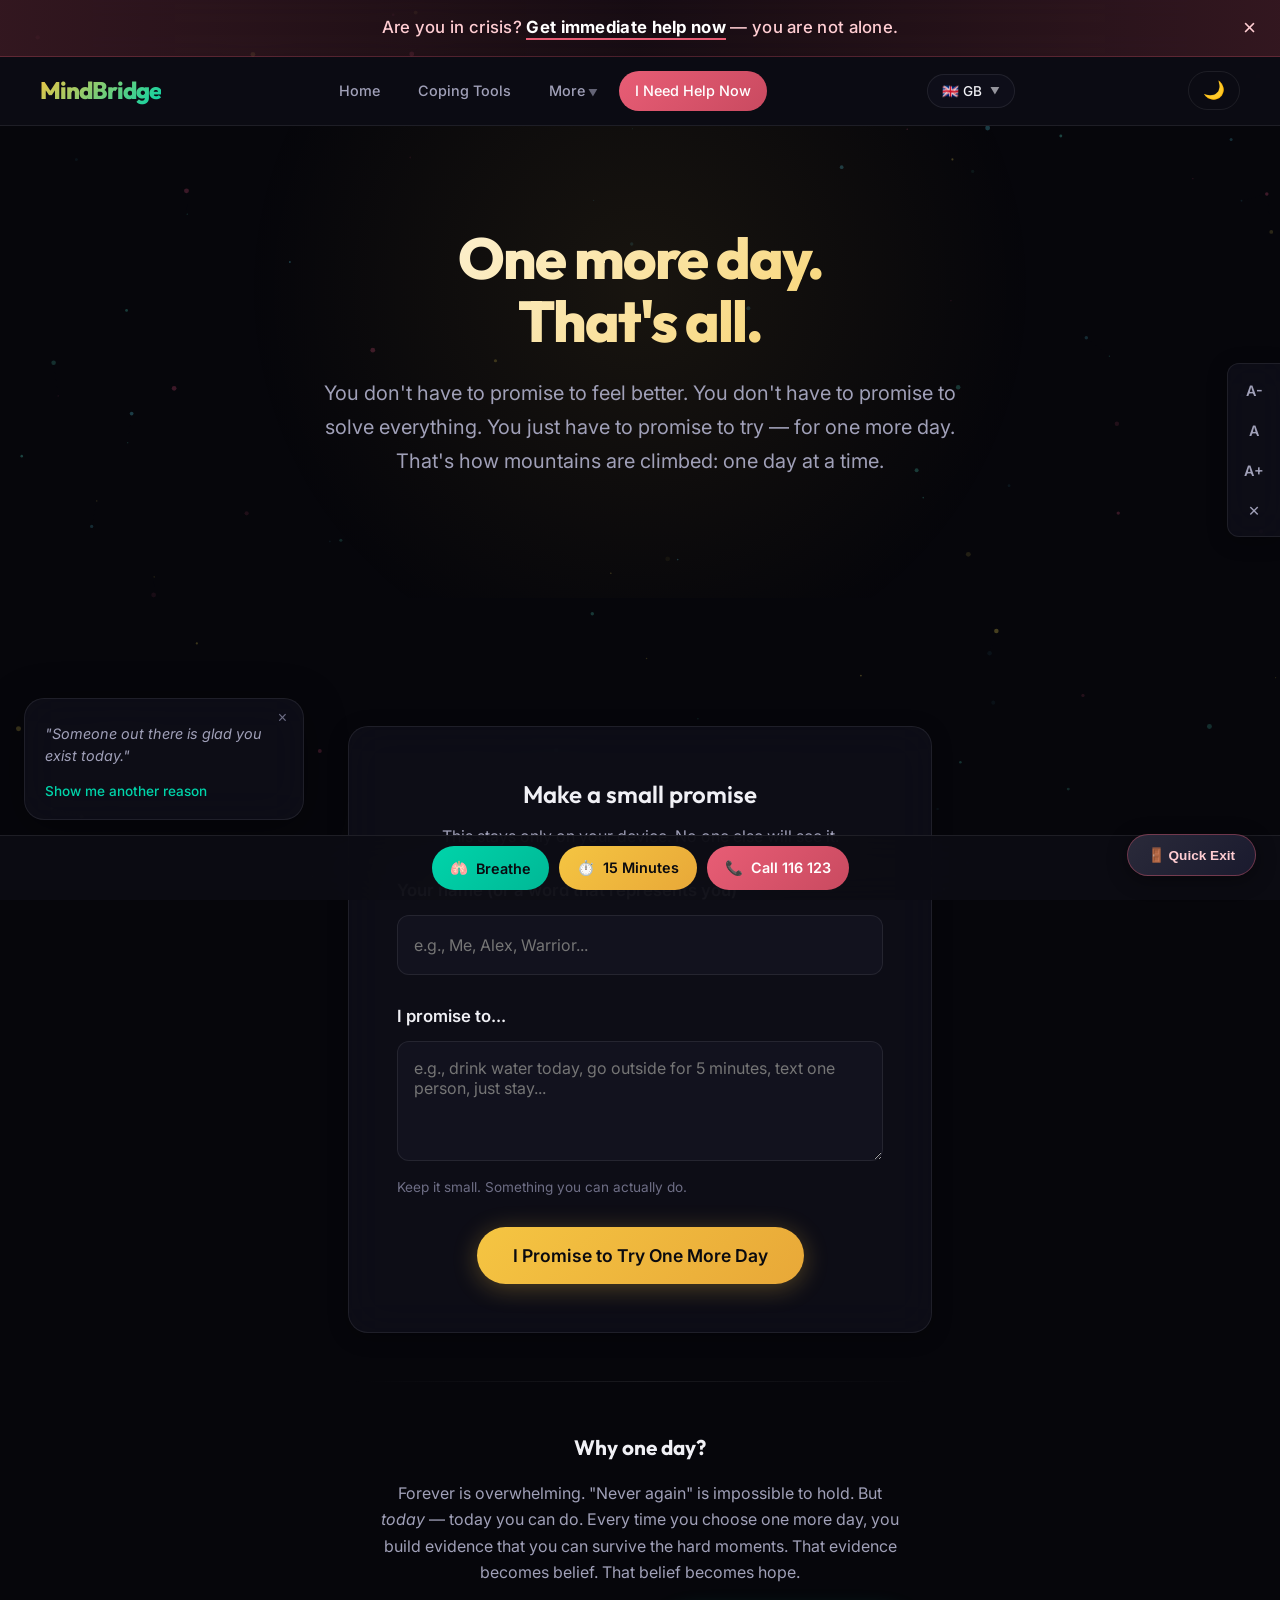
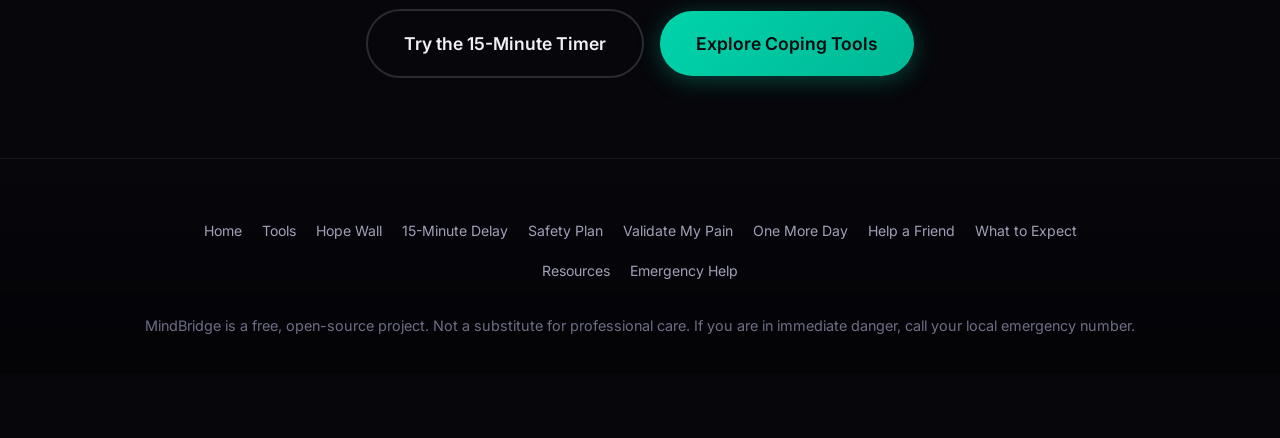
<file: one-more-day.html>
<!DOCTYPE html>
<html lang="en">
<head>
  <meta charset="UTF-8">
  <meta name="viewport" content="width=device-width, initial-scale=1.0">
  <title>One More Day — MindBridge</title>
  <meta name="description" content="You don't have to promise forever. Just today. Make a small promise to yourself and see how long you've kept it.">
  <link rel="stylesheet" href="style.css?v=2">
  <link rel="manifest" href="manifest.json">
  <meta name="theme-color" content="#0c0c14" id="themeColorMeta">
</head>
<body>

  <canvas id="particle-canvas"></canvas>

  <div class="urgent-banner" role="alert">
    Are you in crisis? <a href="help-now.html">Get immediate help now</a> — you are not alone.
  </div>

  <nav class="nav">
    <div class="nav-inner">
      <a href="index.html" class="nav-logo">MindBridge</a>
      <ul class="nav-links" id="navLinks">
        <li><a href="index.html">Home</a></li>
        <li><a href="tools.html">Coping Tools</a></li>
        <li class="nav-dropdown">
          <a href="#" onclick="event.preventDefault()">More</a>
          <ul class="nav-dropdown-menu">
            <li><a href="hope-wall.html">Hope Wall</a></li>
            <li><a href="timer.html">15-Minute Delay</a></li>
            <li><a href="safety-plan.html">Safety Plan</a></li>
            <li><a href="validate.html">Validate My Pain</a></li>
            <li><a href="one-more-day.html">One More Day</a></li>
            <li><a href="help-a-friend.html">Help a Friend</a></li>
            <li><a href="what-to-expect.html">What to Expect</a></li>
            <li><a href="after-care.html">After the Crisis</a></li>
            <li><a href="resources.html">Crisis Resources</a></li>
          </ul>
        </li>
        <li class="nav-urgent"><a href="help-now.html">I Need Help Now</a></li>
      </ul>
      <button class="theme-toggle" aria-label="Toggle theme">🌙</button>
      <button class="mobile-menu-btn" onclick="document.getElementById('navLinks').classList.toggle('open')" aria-label="Menu">☰</button>
    </div>
  </nav>

  <header class="hero">
    <div class="container">
      <h1>One more day.<br>That's all.</h1>
      <p>You don't have to promise to feel better. You don't have to promise to solve everything. You just have to promise to try — for one more day. That's how mountains are climbed: one day at a time.</p>
    </div>
  </header>

  <section class="section">
    <div class="container" style="max-width:640px;">

      <div class="text-center reveal" style="margin-bottom:48px;">
        <div class="pledge-streak" id="pledgeStreak" style="display:none;">
          <div class="streak-number" id="streakNumber">0</div>
          <div class="streak-label" id="streakLabel">hours since your last promise</div>
          <p class="streak-message" id="streakMessage">You are proving to yourself that you can do this.</p>
        </div>
      </div>

      <div class="tool-panel reveal" id="pledgeFormPanel">
        <h3 style="text-align:center; margin-bottom:8px;">Make a small promise</h3>
        <p style="text-align:center; color:var(--text-secondary); margin-bottom:28px;">This stays only on your device. No one else will see it.</p>

        <div class="form-group">
          <label for="pledgeName">Your name (or a word that represents you)</label>
          <input type="text" id="pledgeName" placeholder="e.g., Me, Alex, Warrior...">
        </div>

        <div class="form-group">
          <label for="pledgeText">I promise to...</label>
          <textarea id="pledgeText" placeholder="e.g., drink water today, go outside for 5 minutes, text one person, just stay..." rows="3"></textarea>
          <p class="form-hint">Keep it small. Something you can actually do.</p>
        </div>

        <div class="text-center" style="margin-top:12px;">
          <button class="btn btn-primary btn-large" id="makePledgeBtn">I Promise to Try One More Day</button>
        </div>
      </div>

      <div class="text-center reveal" style="margin-top:48px;">
        <div class="glass-card" id="previousPledges" style="display:none; text-align:left;">
          <h3 style="margin-bottom:20px; font-size:1.1rem; color:var(--accent-warm);">Your past promises</h3>
          <div id="pledgesList"></div>
        </div>
      </div>

      <div class="divider"></div>

      <div class="text-center reveal">
        <h3 style="font-size:1.3rem; margin-bottom:16px;">Why one day?</h3>
        <p style="color:var(--text-secondary); max-width:520px; margin:0 auto 24px;">
          Forever is overwhelming. "Never again" is impossible to hold. But <em>today</em> — today you can do.
          Every time you choose one more day, you build evidence that you can survive the hard moments.
          That evidence becomes belief. That belief becomes hope.
        </p>
        <a href="timer.html" class="btn btn-outline btn-large">Try the 15-Minute Timer</a>
        <a href="tools.html" class="btn btn-teal btn-large" style="margin-left:12px;">Explore Coping Tools</a>
      </div>

    </div>
  </section>

  <div class="calm-space" id="calmSpace">
    <button class="close-btn" id="closeCalmSpace">Close Calm Space</button>
    <div class="calm-orb" id="calmOrb">Breathe</div>
    <p class="calm-text" id="calmText">Breathe in slowly...</p>
  </div>

  <button class="emergency-exit" id="emergencyExit" title="Quickly leave this site">🚪 Quick Exit</button>

  <footer class="footer">
    <div class="footer-links">
      <a href="index.html">Home</a>
      <a href="tools.html">Tools</a>
      <a href="hope-wall.html">Hope Wall</a>
      <a href="timer.html">15-Minute Delay</a>
      <a href="safety-plan.html">Safety Plan</a>
      <a href="validate.html">Validate My Pain</a>
      <a href="one-more-day.html">One More Day</a>
      <a href="help-a-friend.html">Help a Friend</a>
      <a href="what-to-expect.html">What to Expect</a>
      <a href="resources.html">Resources</a>
      <a href="help-now.html">Emergency Help</a>
    </div>
    <p>MindBridge is a free, open-source project. Not a substitute for professional care. If you are in immediate danger, call your local emergency number.</p>
  </footer>

  <!-- Crisis Quick-Actions Bar -->
  <div class="crisis-bar">
    <button class="crisis-bar-btn breathe" onclick="if(window.toggleCalmSpace)toggleCalmSpace()">🫁 <span class="label">Breathe</span></button>
    <a href="timer.html" class="crisis-bar-btn delay">⏱️ <span class="label">15 Minutes</span></a>
    <a href="tel:988" class="crisis-bar-btn call">📞 <span class="label">Call 988</span></a>
  </div>

  <!-- Hold On Widget -->
  <div class="hold-on-widget">
    <button class="close-widget" aria-label="Close widget">×</button>
    <div class="streak"></div>
    <div class="hope-snippet"></div>
    <button class="hope-btn">Show me another reason</button>
  </div>

  <!-- Accessibility Controls -->
  <div class="a11y-bar">
    <button class="a11y-btn" data-font="small" title="Small font">A-</button>
    <button class="a11y-btn" data-font="normal" title="Normal font">A</button>
    <button class="a11y-btn" data-font="large" title="Large font">A+</button>
    <button class="a11y-btn" data-motion title="Toggle animations">✕</button>
  </div>

  <script src="app.js?v=2"></script>
  <script>
    if ('serviceWorker' in navigator) {
      navigator.serviceWorker.register('sw.js').catch(() => {});
    }
  </script>
  <script>
    (function() {
      const STORAGE_KEY = 'mindbridge_pledges';

      function getPledges() {
        try { return JSON.parse(localStorage.getItem(STORAGE_KEY)) || []; } catch { return []; }
      }
      function savePledges(list) {
        localStorage.setItem(STORAGE_KEY, JSON.stringify(list));
      }

      function formatDuration(ms) {
        const hours = Math.floor(ms / 3600000);
        const days = Math.floor(hours / 24);
        if (days > 0) return { val: days, label: days === 1 ? 'day' : 'days' };
        if (hours > 0) return { val: hours, label: hours === 1 ? 'hour' : 'hours' };
        const mins = Math.floor(ms / 60000);
        return { val: mins, label: mins === 1 ? 'minute' : 'minutes' };
      }

      function render() {
        const pledges = getPledges();
        const streakEl = document.getElementById('pledgeStreak');
        const numEl = document.getElementById('streakNumber');
        const labelEl = document.getElementById('streakLabel');
        const msgEl = document.getElementById('streakMessage');
        const prevEl = document.getElementById('previousPledges');
        const listEl = document.getElementById('pledgesList');

        if (pledges.length > 0) {
          const last = pledges[pledges.length - 1];
          const diff = Date.now() - new Date(last.date).getTime();
          const dur = formatDuration(diff);
          numEl.textContent = dur.val;
          labelEl.textContent = dur.label + ' since your last promise';

          if (dur.val >= 1 && dur.label.includes('day')) {
            msgEl.textContent = 'You have carried yourself through ' + dur.val + ' ' + dur.label + '. That is extraordinary.';
          } else if (dur.val >= 1 && dur.label.includes('hour')) {
            msgEl.textContent = 'Every hour is a victory. You are doing this.';
          } else {
            msgEl.textContent = 'You just made this promise. Even making it is an act of courage.';
          }
          streakEl.style.display = 'block';

          listEl.innerHTML = pledges.slice().reverse().map(p => {
            const d = new Date(p.date);
            const dateStr = d.toLocaleDateString() + ' at ' + d.toLocaleTimeString([], {hour:'2-digit', minute:'2-digit'});
            return '<div class="pledge-entry"><strong>' + (p.name || 'You') + '</strong> promised: <em>' + p.text + '</em><span class="pledge-date">' + dateStr + '</span></div>';
          }).join('');
          prevEl.style.display = 'block';
        } else {
          streakEl.style.display = 'none';
          prevEl.style.display = 'none';
        }
      }

      document.getElementById('makePledgeBtn').addEventListener('click', () => {
        const name = document.getElementById('pledgeName').value.trim();
        const text = document.getElementById('pledgeText').value.trim();
        if (!text) { alert('Please write a small promise. Anything counts.'); return; }
        const pledges = getPledges();
        pledges.push({ name: name || 'You', text, date: new Date().toISOString() });
        savePledges(pledges);
        document.getElementById('pledgeText').value = '';
        render();
      });

      render();
    })();
  </script>
</body>
</html>
</file>
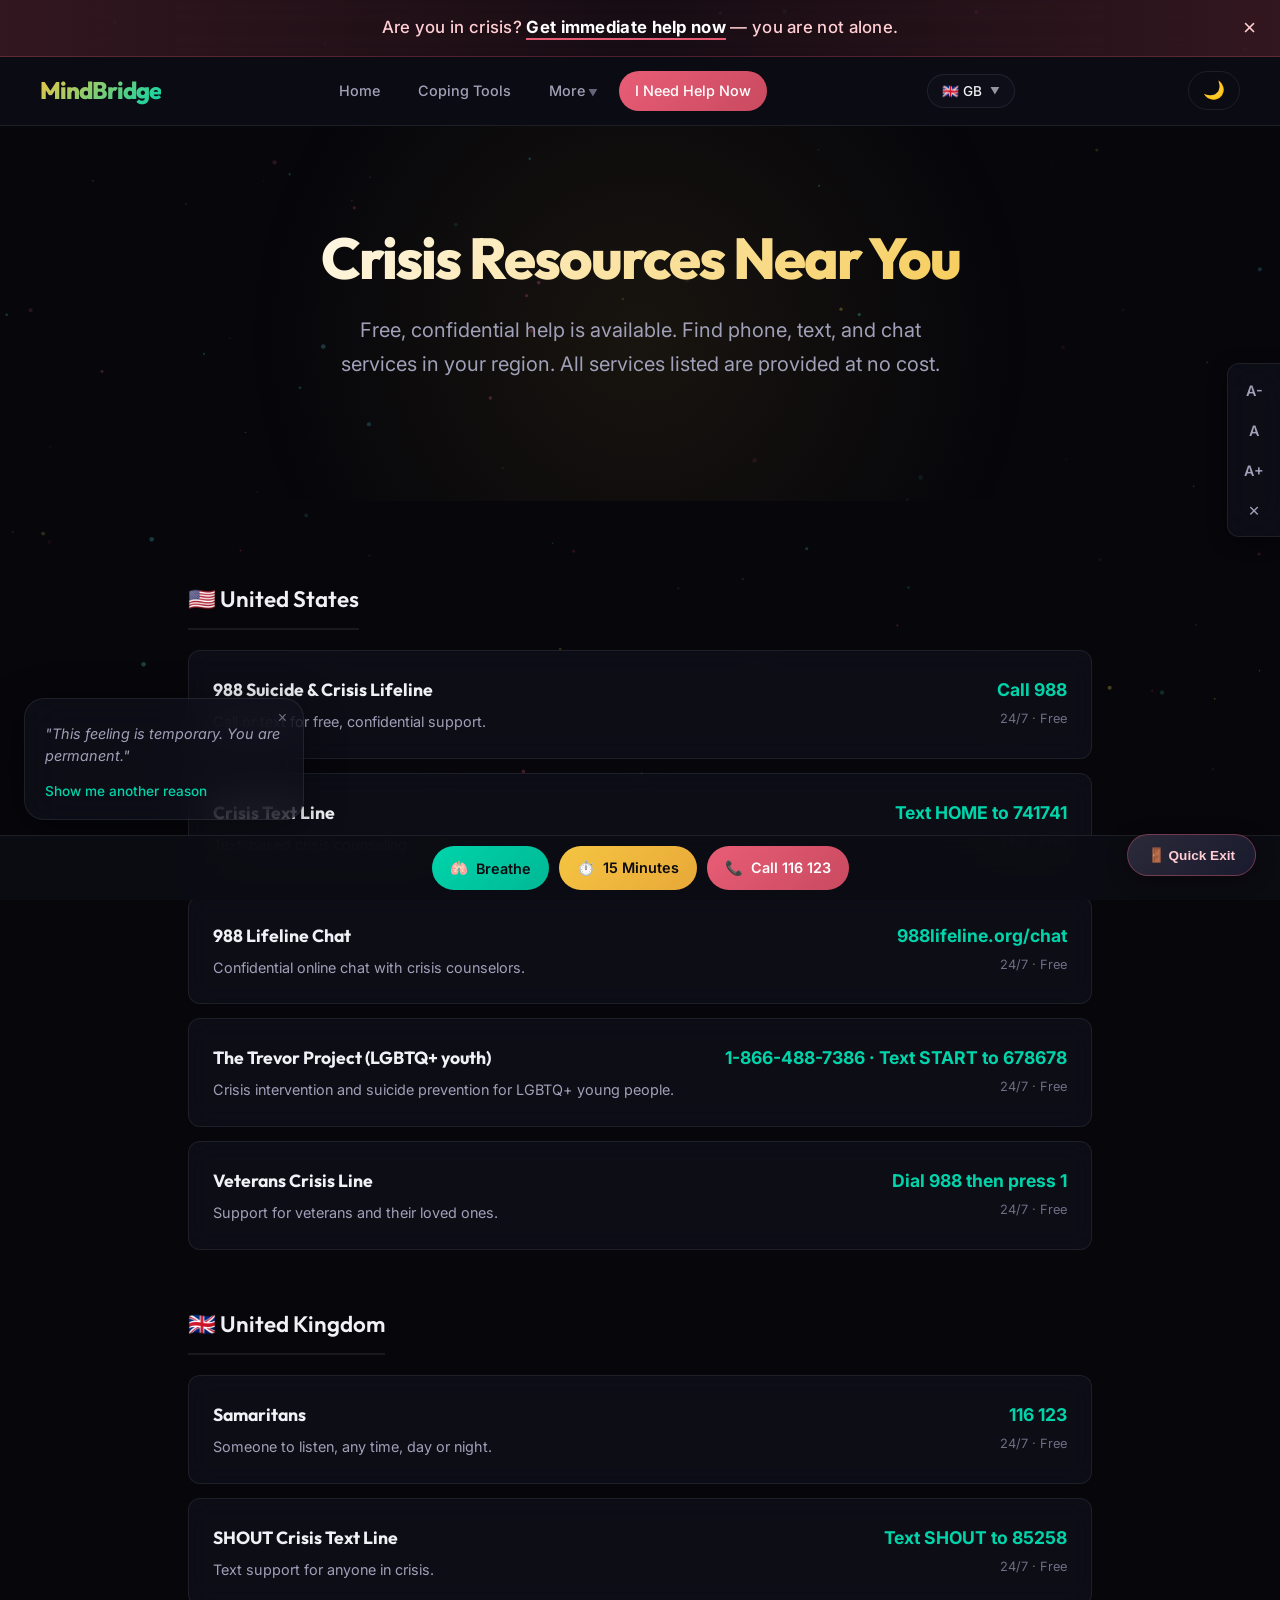
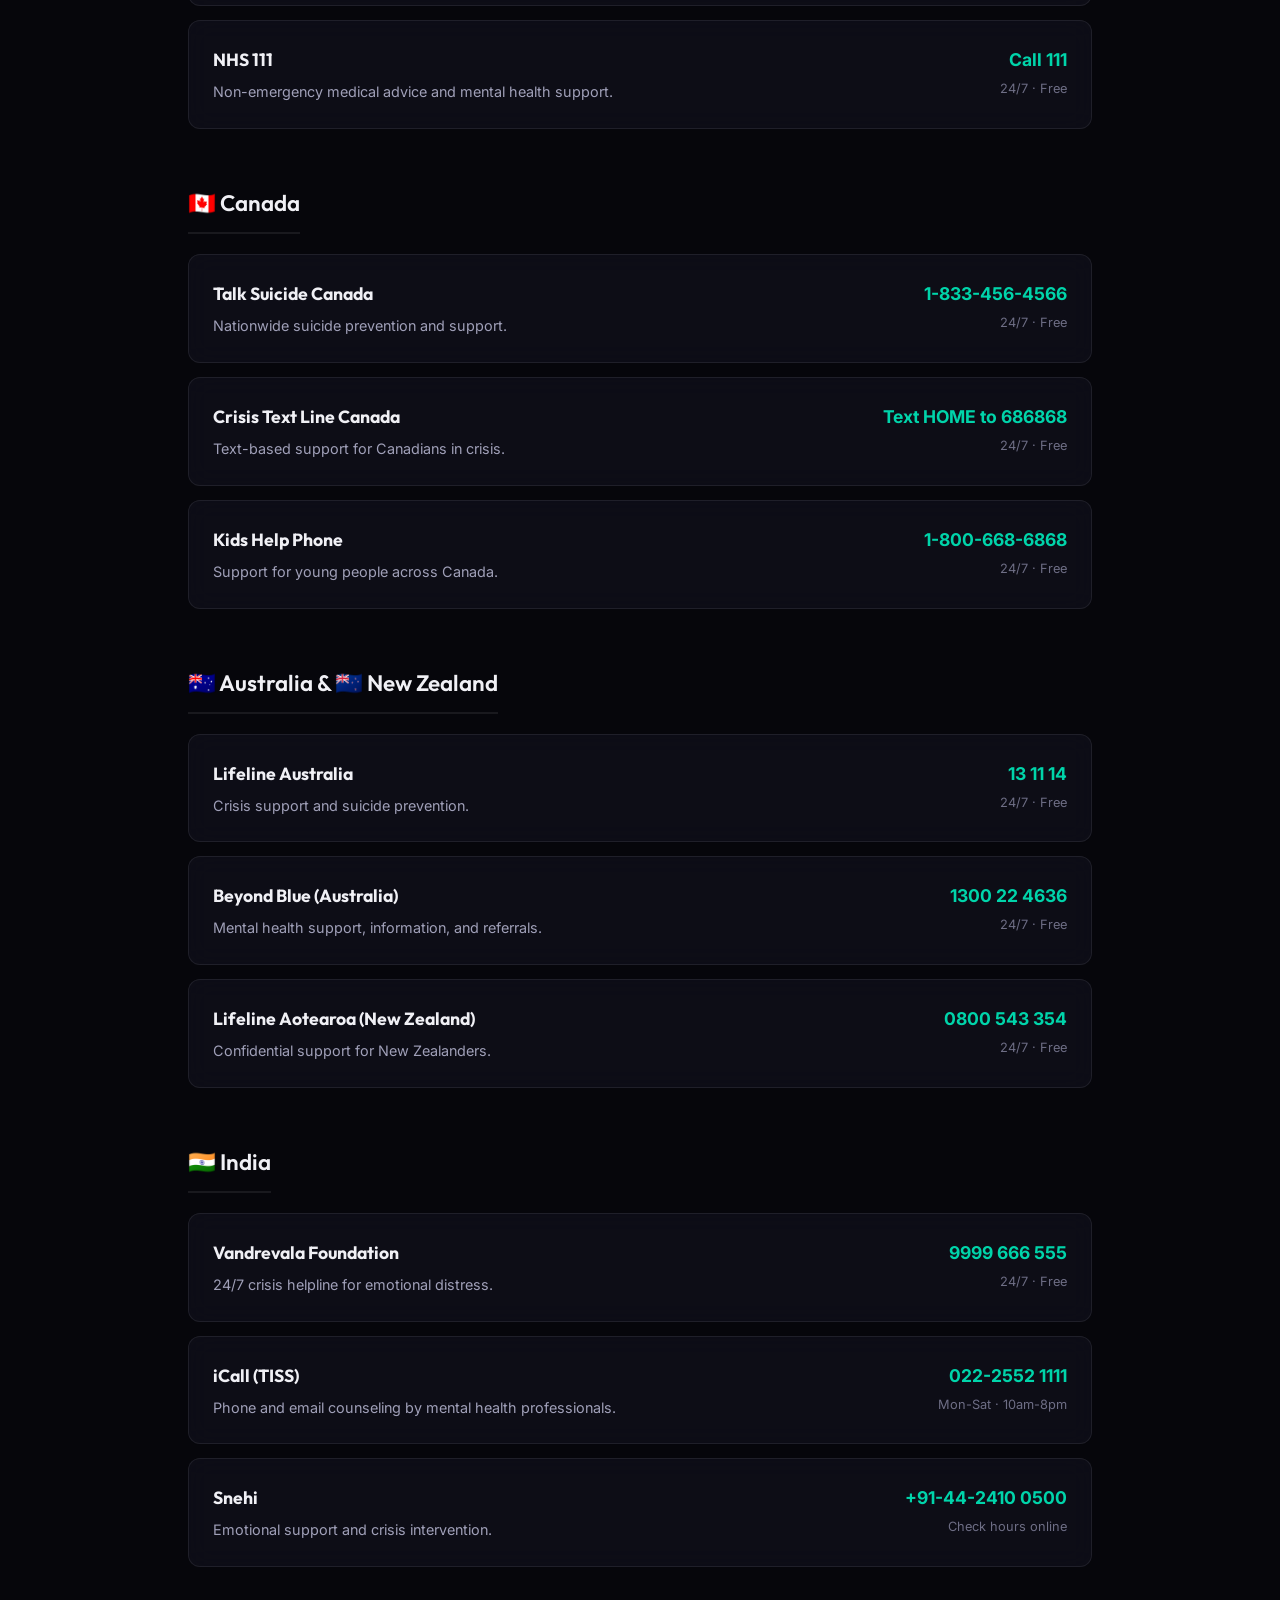
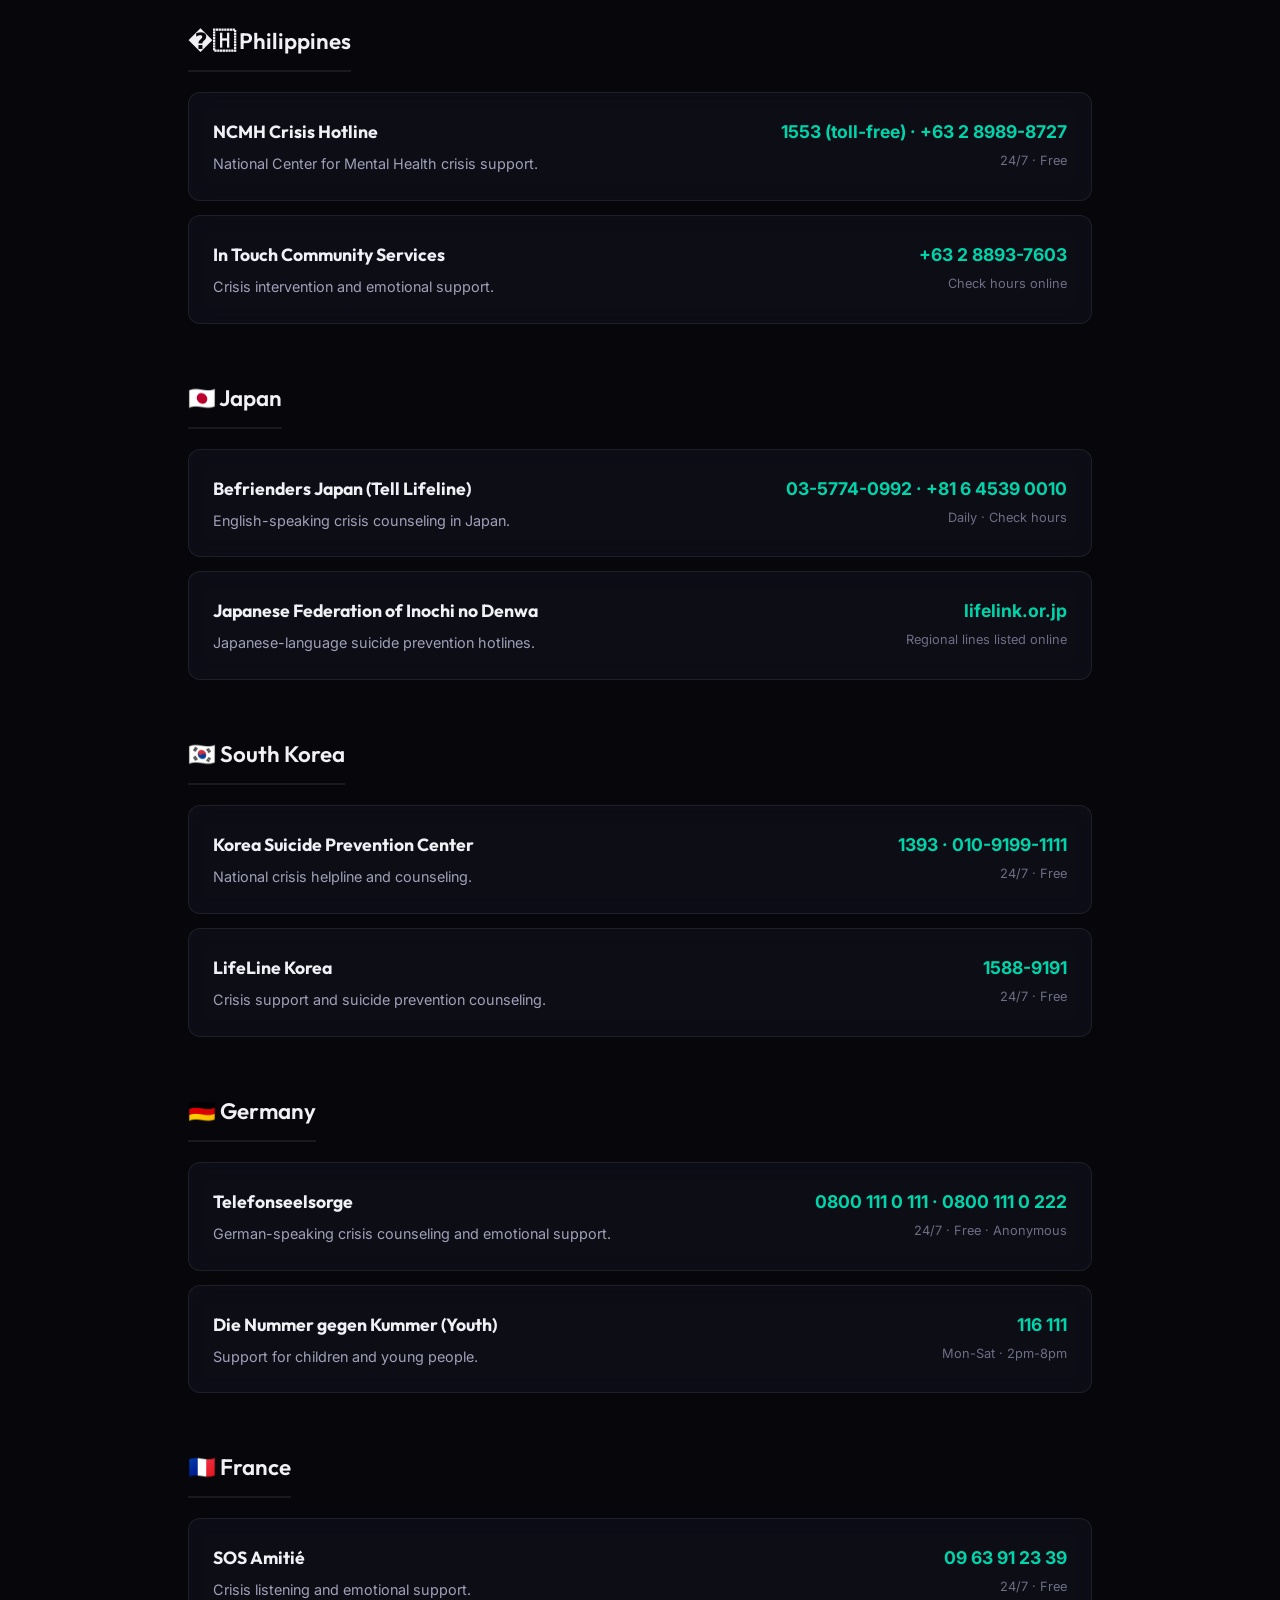
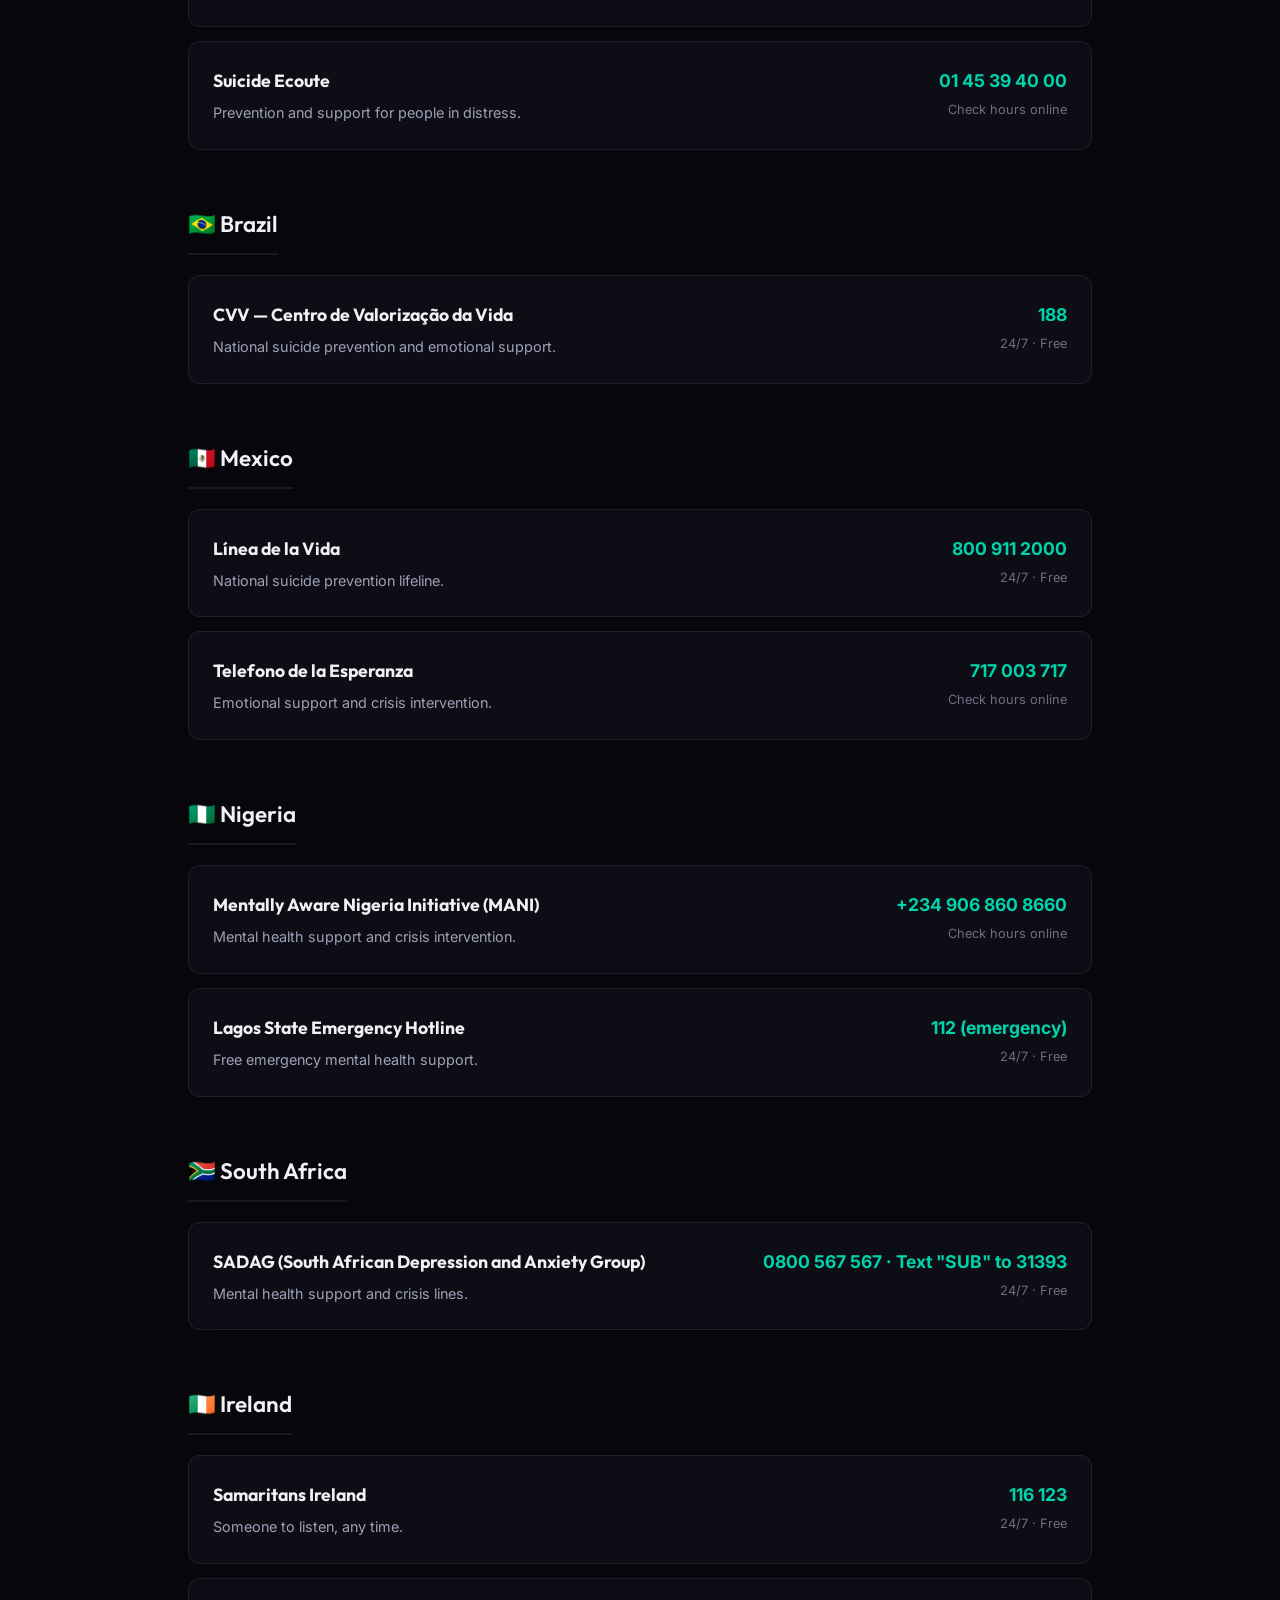
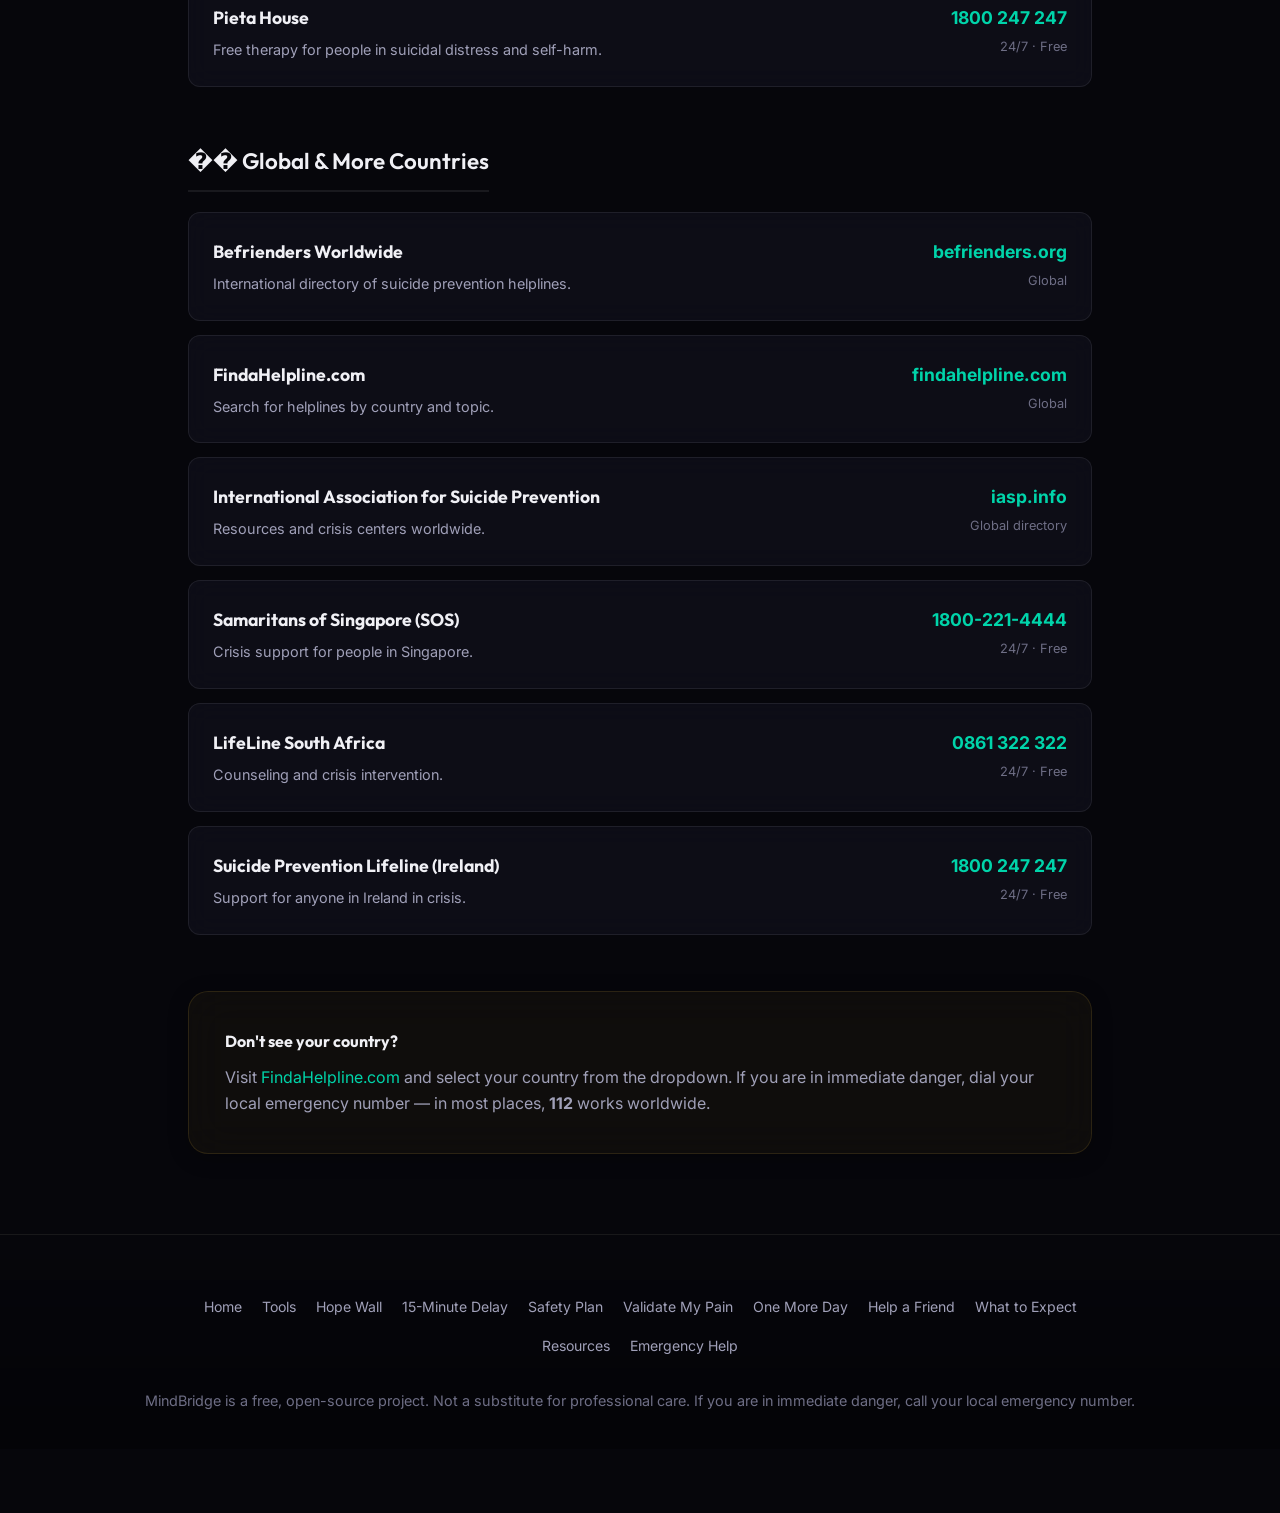
<file: resources.html>
<!DOCTYPE html>
<html lang="en">
<head>
  <meta charset="UTF-8">
  <meta name="viewport" content="width=device-width, initial-scale=1.0">
  <title>Crisis Resources — MindBridge</title>
  <meta name="description" content="Free helplines, chat services, and crisis resources organized by country. Available 24/7.">
  <link rel="stylesheet" href="style.css?v=2">
  <link rel="manifest" href="manifest.json">
  <meta name="theme-color" content="#0c0c14" id="themeColorMeta">
</head>
<body>

  <canvas id="particle-canvas"></canvas>

  <div class="urgent-banner" role="alert">
    Are you in crisis? <a href="help-now.html">Get immediate help now</a> — you are not alone.
  </div>

  <nav class="nav">
    <div class="nav-inner">
      <a href="index.html" class="nav-logo">MindBridge</a>
      <ul class="nav-links" id="navLinks">
        <li><a href="index.html">Home</a></li>
        <li><a href="tools.html">Coping Tools</a></li>
        <li class="nav-dropdown">
          <a href="#" onclick="event.preventDefault()">More</a>
          <ul class="nav-dropdown-menu">
            <li><a href="hope-wall.html">Hope Wall</a></li>
            <li><a href="timer.html">15-Minute Delay</a></li>
            <li><a href="safety-plan.html">Safety Plan</a></li>
            <li><a href="validate.html">Validate My Pain</a></li>
            <li><a href="one-more-day.html">One More Day</a></li>
            <li><a href="help-a-friend.html">Help a Friend</a></li>
            <li><a href="what-to-expect.html">What to Expect</a></li>
            <li><a href="after-care.html">After the Crisis</a></li>
            <li><a href="resources.html">Crisis Resources</a></li>
          </ul>
        </li>
        <li class="nav-urgent"><a href="help-now.html">I Need Help Now</a></li>
      </ul>
      <button class="theme-toggle" aria-label="Toggle theme">🌙</button>
      <button class="mobile-menu-btn" onclick="document.getElementById('navLinks').classList.toggle('open')" aria-label="Menu">☰</button>
    </div>
  </nav>

  <header class="hero">
    <div class="container">
      <h1>Crisis Resources Near You</h1>
      <p>Free, confidential help is available. Find phone, text, and chat services in your region. All services listed are provided at no cost.</p>
    </div>
  </header>

  <section class="section">
    <div class="container">

      <div class="resource-category">
        <h3>🇺🇸 United States</h3>
        <div class="resource-card reveal">
          <div>
            <h4>988 Suicide & Crisis Lifeline</h4>
            <p>Call or text for free, confidential support.</p>
          </div>
          <div class="resource-meta">
            <span class="phone"><a href="tel:988">Call 988</a></span>
            <span class="availability">24/7 · Free</span>
          </div>
        </div>
        <div class="resource-card reveal">
          <div>
            <h4>Crisis Text Line</h4>
            <p>Text-based crisis counseling.</p>
          </div>
          <div class="resource-meta">
            <span class="phone"><a href="sms:741741?&body=HOME">Text HOME to 741741</a></span>
            <span class="availability">24/7 · Free</span>
          </div>
        </div>
        <div class="resource-card reveal">
          <div>
            <h4>988 Lifeline Chat</h4>
            <p>Confidential online chat with crisis counselors.</p>
          </div>
          <div class="resource-meta">
            <span class="phone"><a href="https://988lifeline.org/chat/" target="_blank" rel="noopener">988lifeline.org/chat</a></span>
            <span class="availability">24/7 · Free</span>
          </div>
        </div>
        <div class="resource-card reveal">
          <div>
            <h4>The Trevor Project (LGBTQ+ youth)</h4>
            <p>Crisis intervention and suicide prevention for LGBTQ+ young people.</p>
          </div>
          <div class="resource-meta">
            <span class="phone"><a href="tel:1-866-488-7386">1-866-488-7386</a> · <a href="sms:678678?&body=START">Text START to 678678</a></span>
            <span class="availability">24/7 · Free</span>
          </div>
        </div>
        <div class="resource-card reveal">
          <div>
            <h4>Veterans Crisis Line</h4>
            <p>Support for veterans and their loved ones.</p>
          </div>
          <div class="resource-meta">
            <span class="phone"><a href="tel:988">Dial 988 then press 1</a></span>
            <span class="availability">24/7 · Free</span>
          </div>
        </div>
      </div>

      <div class="resource-category">
        <h3>🇬🇧 United Kingdom</h3>
        <div class="resource-card reveal">
          <div>
            <h4>Samaritans</h4>
            <p>Someone to listen, any time, day or night.</p>
          </div>
          <div class="resource-meta">
            <span class="phone"><a href="tel:116123">116 123</a></span>
            <span class="availability">24/7 · Free</span>
          </div>
        </div>
        <div class="resource-card reveal">
          <div>
            <h4>SHOUT Crisis Text Line</h4>
            <p>Text support for anyone in crisis.</p>
          </div>
          <div class="resource-meta">
            <span class="phone"><a href="sms:85258?&body=SHOUT">Text SHOUT to 85258</a></span>
            <span class="availability">24/7 · Free</span>
          </div>
        </div>
        <div class="resource-card reveal">
          <div>
            <h4>NHS 111</h4>
            <p>Non-emergency medical advice and mental health support.</p>
          </div>
          <div class="resource-meta">
            <span class="phone"><a href="tel:111">Call 111</a></span>
            <span class="availability">24/7 · Free</span>
          </div>
        </div>
      </div>

      <div class="resource-category">
        <h3>🇨🇦 Canada</h3>
        <div class="resource-card reveal">
          <div>
            <h4>Talk Suicide Canada</h4>
            <p>Nationwide suicide prevention and support.</p>
          </div>
          <div class="resource-meta">
            <span class="phone"><a href="tel:18334564566">1-833-456-4566</a></span>
            <span class="availability">24/7 · Free</span>
          </div>
        </div>
        <div class="resource-card reveal">
          <div>
            <h4>Crisis Text Line Canada</h4>
            <p>Text-based support for Canadians in crisis.</p>
          </div>
          <div class="resource-meta">
            <span class="phone"><a href="sms:686868?&body=HOME">Text HOME to 686868</a></span>
            <span class="availability">24/7 · Free</span>
          </div>
        </div>
        <div class="resource-card reveal">
          <div>
            <h4>Kids Help Phone</h4>
            <p>Support for young people across Canada.</p>
          </div>
          <div class="resource-meta">
            <span class="phone"><a href="tel:18006686868">1-800-668-6868</a></span>
            <span class="availability">24/7 · Free</span>
          </div>
        </div>
      </div>

      <div class="resource-category">
        <h3>🇦🇺 Australia & 🇳🇿 New Zealand</h3>
        <div class="resource-card reveal">
          <div>
            <h4>Lifeline Australia</h4>
            <p>Crisis support and suicide prevention.</p>
          </div>
          <div class="resource-meta">
            <span class="phone"><a href="tel:131114">13 11 14</a></span>
            <span class="availability">24/7 · Free</span>
          </div>
        </div>
        <div class="resource-card reveal">
          <div>
            <h4>Beyond Blue (Australia)</h4>
            <p>Mental health support, information, and referrals.</p>
          </div>
          <div class="resource-meta">
            <span class="phone"><a href="tel:1300224636">1300 22 4636</a></span>
            <span class="availability">24/7 · Free</span>
          </div>
        </div>
        <div class="resource-card reveal">
          <div>
            <h4>Lifeline Aotearoa (New Zealand)</h4>
            <p>Confidential support for New Zealanders.</p>
          </div>
          <div class="resource-meta">
            <span class="phone"><a href="tel:0800543354">0800 543 354</a></span>
            <span class="availability">24/7 · Free</span>
          </div>
        </div>
      </div>

      <div class="resource-category">
        <h3>🇮🇳 India</h3>
        <div class="resource-card reveal">
          <div>
            <h4>Vandrevala Foundation</h4>
            <p>24/7 crisis helpline for emotional distress.</p>
          </div>
          <div class="resource-meta">
            <span class="phone"><a href="tel:9999666555">9999 666 555</a></span>
            <span class="availability">24/7 · Free</span>
          </div>
        </div>
        <div class="resource-card reveal">
          <div>
            <h4>iCall (TISS)</h4>
            <p>Phone and email counseling by mental health professionals.</p>
          </div>
          <div class="resource-meta">
            <span class="phone"><a href="tel:02225521111">022-2552 1111</a></span>
            <span class="availability">Mon-Sat · 10am-8pm</span>
          </div>
        </div>
        <div class="resource-card reveal">
          <div>
            <h4>Snehi</h4>
            <p>Emotional support and crisis intervention.</p>
          </div>
          <div class="resource-meta">
            <span class="phone"><a href="tel:914424100500">+91-44-2410 0500</a></span>
            <span class="availability">Check hours online</span>
          </div>
        </div>
      </div>

      <div class="resource-category">
        <h3>�🇭 Philippines</h3>
        <div class="resource-card reveal">
          <div>
            <h4>NCMH Crisis Hotline</h4>
            <p>National Center for Mental Health crisis support.</p>
          </div>
          <div class="resource-meta">
            <span class="phone"><a href="tel:1553">1553 (toll-free)</a> · <a href="tel:63289898727">+63 2 8989-8727</a></span>
            <span class="availability">24/7 · Free</span>
          </div>
        </div>
        <div class="resource-card reveal">
          <div>
            <h4>In Touch Community Services</h4>
            <p>Crisis intervention and emotional support.</p>
          </div>
          <div class="resource-meta">
            <span class="phone"><a href="tel:63288937603">+63 2 8893-7603</a></span>
            <span class="availability">Check hours online</span>
          </div>
        </div>
      </div>

      <div class="resource-category">
        <h3>🇯🇵 Japan</h3>
        <div class="resource-card reveal">
          <div>
            <h4>Befrienders Japan (Tell Lifeline)</h4>
            <p>English-speaking crisis counseling in Japan.</p>
          </div>
          <div class="resource-meta">
            <span class="phone"><a href="tel:810358825888">03-5774-0992</a> · <a href="tel:81064539010">+81 6 4539 0010</a></span>
            <span class="availability">Daily · Check hours</span>
          </div>
        </div>
        <div class="resource-card reveal">
          <div>
            <h4>Japanese Federation of Inochi no Denwa</h4>
            <p>Japanese-language suicide prevention hotlines.</p>
          </div>
          <div class="resource-meta">
            <span class="phone"><a href="https://www.lifelink.or.jp/english/" target="_blank" rel="noopener">lifelink.or.jp</a></span>
            <span class="availability">Regional lines listed online</span>
          </div>
        </div>
      </div>

      <div class="resource-category">
        <h3>🇰🇷 South Korea</h3>
        <div class="resource-card reveal">
          <div>
            <h4>Korea Suicide Prevention Center</h4>
            <p>National crisis helpline and counseling.</p>
          </div>
          <div class="resource-meta">
            <span class="phone"><a href="tel:1393">1393</a> · <a href="tel:82109199111">010-9199-1111</a></span>
            <span class="availability">24/7 · Free</span>
          </div>
        </div>
        <div class="resource-card reveal">
          <div>
            <h4>LifeLine Korea</h4>
            <p>Crisis support and suicide prevention counseling.</p>
          </div>
          <div class="resource-meta">
            <span class="phone"><a href="tel:15889191">1588-9191</a></span>
            <span class="availability">24/7 · Free</span>
          </div>
        </div>
      </div>

      <div class="resource-category">
        <h3>🇩🇪 Germany</h3>
        <div class="resource-card reveal">
          <div>
            <h4>Telefonseelsorge</h4>
            <p>German-speaking crisis counseling and emotional support.</p>
          </div>
          <div class="resource-meta">
            <span class="phone"><a href="tel:08001110111">0800 111 0 111</a> · <a href="tel:08001110222">0800 111 0 222</a></span>
            <span class="availability">24/7 · Free · Anonymous</span>
          </div>
        </div>
        <div class="resource-card reveal">
          <div>
            <h4>Die Nummer gegen Kummer (Youth)</h4>
            <p>Support for children and young people.</p>
          </div>
          <div class="resource-meta">
            <span class="phone"><a href="tel:116111">116 111</a></span>
            <span class="availability">Mon-Sat · 2pm-8pm</span>
          </div>
        </div>
      </div>

      <div class="resource-category">
        <h3>🇫🇷 France</h3>
        <div class="resource-card reveal">
          <div>
            <h4>SOS Amitié</h4>
            <p>Crisis listening and emotional support.</p>
          </div>
          <div class="resource-meta">
            <span class="phone"><a href="tel:0961391239">09 63 91 23 39</a></span>
            <span class="availability">24/7 · Free</span>
          </div>
        </div>
        <div class="resource-card reveal">
          <div>
            <h4>Suicide Ecoute</h4>
            <p>Prevention and support for people in distress.</p>
          </div>
          <div class="resource-meta">
            <span class="phone"><a href="tel:0145963535">01 45 39 40 00</a></span>
            <span class="availability">Check hours online</span>
          </div>
        </div>
      </div>

      <div class="resource-category">
        <h3>🇧🇷 Brazil</h3>
        <div class="resource-card reveal">
          <div>
            <h4>CVV — Centro de Valorização da Vida</h4>
            <p>National suicide prevention and emotional support.</p>
          </div>
          <div class="resource-meta">
            <span class="phone"><a href="tel:188">188</a></span>
            <span class="availability">24/7 · Free</span>
          </div>
        </div>
      </div>

      <div class="resource-category">
        <h3>🇲🇽 Mexico</h3>
        <div class="resource-card reveal">
          <div>
            <h4>Línea de la Vida</h4>
            <p>National suicide prevention lifeline.</p>
          </div>
          <div class="resource-meta">
            <span class="phone"><a href="tel:8009112000">800 911 2000</a></span>
            <span class="availability">24/7 · Free</span>
          </div>
        </div>
        <div class="resource-card reveal">
          <div>
            <h4>Telefono de la Esperanza</h4>
            <p>Emotional support and crisis intervention.</p>
          </div>
          <div class="resource-meta">
            <span class="phone"><a href="tel:717003717">717 003 717</a></span>
            <span class="availability">Check hours online</span>
          </div>
        </div>
      </div>

      <div class="resource-category">
        <h3>🇳🇬 Nigeria</h3>
        <div class="resource-card reveal">
          <div>
            <h4>Mentally Aware Nigeria Initiative (MANI)</h4>
            <p>Mental health support and crisis intervention.</p>
          </div>
          <div class="resource-meta">
            <span class="phone"><a href="tel:2349068608660">+234 906 860 8660</a></span>
            <span class="availability">Check hours online</span>
          </div>
        </div>
        <div class="resource-card reveal">
          <div>
            <h4>Lagos State Emergency Hotline</h4>
            <p>Free emergency mental health support.</p>
          </div>
          <div class="resource-meta">
            <span class="phone"><a href="tel:112">112 (emergency)</a></span>
            <span class="availability">24/7 · Free</span>
          </div>
        </div>
      </div>

      <div class="resource-category">
        <h3>🇿🇦 South Africa</h3>
        <div class="resource-card reveal">
          <div>
            <h4>SADAG (South African Depression and Anxiety Group)</h4>
            <p>Mental health support and crisis lines.</p>
          </div>
          <div class="resource-meta">
            <span class="phone"><a href="tel:0800567567">0800 567 567</a> · <a href="sms:31393?&body=SUB">Text "SUB" to 31393</a></span>
            <span class="availability">24/7 · Free</span>
          </div>
        </div>
      </div>

      <div class="resource-category">
        <h3>🇮🇪 Ireland</h3>
        <div class="resource-card reveal">
          <div>
            <h4>Samaritans Ireland</h4>
            <p>Someone to listen, any time.</p>
          </div>
          <div class="resource-meta">
            <span class="phone"><a href="tel:116123">116 123</a></span>
            <span class="availability">24/7 · Free</span>
          </div>
        </div>
        <div class="resource-card reveal">
          <div>
            <h4>Pieta House</h4>
            <p>Free therapy for people in suicidal distress and self-harm.</p>
          </div>
          <div class="resource-meta">
            <span class="phone"><a href="tel:1800247247">1800 247 247</a></span>
            <span class="availability">24/7 · Free</span>
          </div>
        </div>
      </div>

      <div class="resource-category">
        <h3>�� Global & More Countries</h3>
        <div class="resource-card reveal">
          <div>
            <h4>Befrienders Worldwide</h4>
            <p>International directory of suicide prevention helplines.</p>
          </div>
          <div class="resource-meta">
            <span class="phone"><a href="https://www.befrienders.org/" target="_blank" rel="noopener">befrienders.org</a></span>
            <span class="availability">Global</span>
          </div>
        </div>
        <div class="resource-card reveal">
          <div>
            <h4>FindaHelpline.com</h4>
            <p>Search for helplines by country and topic.</p>
          </div>
          <div class="resource-meta">
            <span class="phone"><a href="https://findahelpline.com/" target="_blank" rel="noopener">findahelpline.com</a></span>
            <span class="availability">Global</span>
          </div>
        </div>
        <div class="resource-card reveal">
          <div>
            <h4>International Association for Suicide Prevention</h4>
            <p>Resources and crisis centers worldwide.</p>
          </div>
          <div class="resource-meta">
            <span class="phone"><a href="https://www.iasp.info/resources/Crisis_Centres/" target="_blank" rel="noopener">iasp.info</a></span>
            <span class="availability">Global directory</span>
          </div>
        </div>
        <div class="resource-card reveal">
          <div>
            <h4>Samaritans of Singapore (SOS)</h4>
            <p>Crisis support for people in Singapore.</p>
          </div>
          <div class="resource-meta">
            <span class="phone"><a href="tel:18002214444">1800-221-4444</a></span>
            <span class="availability">24/7 · Free</span>
          </div>
        </div>
        <div class="resource-card reveal">
          <div>
            <h4>LifeLine South Africa</h4>
            <p>Counseling and crisis intervention.</p>
          </div>
          <div class="resource-meta">
            <span class="phone"><a href="tel:0861322322">0861 322 322</a></span>
            <span class="availability">24/7 · Free</span>
          </div>
        </div>
        <div class="resource-card reveal">
          <div>
            <h4>Suicide Prevention Lifeline (Ireland)</h4>
            <p>Support for anyone in Ireland in crisis.</p>
          </div>
          <div class="resource-meta">
            <span class="phone"><a href="tel:1800247247">1800 247 247</a></span>
            <span class="availability">24/7 · Free</span>
          </div>
        </div>
      </div>

      <div class="glass-card reveal" style="margin-top:48px; background:rgba(245,197,66,0.04); border-color:rgba(245,197,66,0.12);">
        <h4 style="margin-bottom:10px; color:var(--text-primary);">Don't see your country?</h4>
        <p style="color:var(--text-secondary);">
          Visit <a href="https://findahelpline.com" target="_blank" rel="noopener">FindaHelpline.com</a> and select your country from the dropdown.
          If you are in immediate danger, dial your local emergency number — in most places, <strong>112</strong> works worldwide.
        </p>
      </div>

    </div>
  </section>

  <div class="calm-space" id="calmSpace">
    <button class="close-btn" id="closeCalmSpace">Close Calm Space</button>
    <div class="calm-orb" id="calmOrb">Breathe</div>
    <p class="calm-text" id="calmText">Breathe in slowly...</p>
  </div>

  <button class="emergency-exit" id="emergencyExit" title="Quickly leave this site">🚪 Quick Exit</button>

  <footer class="footer">
    <div class="footer-links">
      <a href="index.html">Home</a>
      <a href="tools.html">Tools</a>
      <a href="hope-wall.html">Hope Wall</a>
      <a href="timer.html">15-Minute Delay</a>
      <a href="safety-plan.html">Safety Plan</a>
      <a href="validate.html">Validate My Pain</a>
      <a href="one-more-day.html">One More Day</a>
      <a href="help-a-friend.html">Help a Friend</a>
      <a href="what-to-expect.html">What to Expect</a>
      <a href="resources.html">Resources</a>
      <a href="help-now.html">Emergency Help</a>
    </div>
    <p>MindBridge is a free, open-source project. Not a substitute for professional care. If you are in immediate danger, call your local emergency number.</p>
  </footer>

  <!-- Crisis Quick-Actions Bar -->
  <div class="crisis-bar">
    <button class="crisis-bar-btn breathe" onclick="if(window.toggleCalmSpace)toggleCalmSpace()">🫁 <span class="label">Breathe</span></button>
    <a href="timer.html" class="crisis-bar-btn delay">⏱️ <span class="label">15 Minutes</span></a>
    <a href="tel:988" class="crisis-bar-btn call">📞 <span class="label">Call 988</span></a>
  </div>

  <!-- Hold On Widget -->
  <div class="hold-on-widget">
    <button class="close-widget" aria-label="Close widget">×</button>
    <div class="streak"></div>
    <div class="hope-snippet"></div>
    <button class="hope-btn">Show me another reason</button>
  </div>

  <!-- Accessibility Controls -->
  <div class="a11y-bar">
    <button class="a11y-btn" data-font="small" title="Small font">A-</button>
    <button class="a11y-btn" data-font="normal" title="Normal font">A</button>
    <button class="a11y-btn" data-font="large" title="Large font">A+</button>
    <button class="a11y-btn" data-motion title="Toggle animations">✕</button>
  </div>

  <script src="app.js?v=2"></script>
  <script>
    if ('serviceWorker' in navigator) {
      navigator.serviceWorker.register('sw.js').catch(() => {});
    }
  </script>
</body>
</html>
</file>
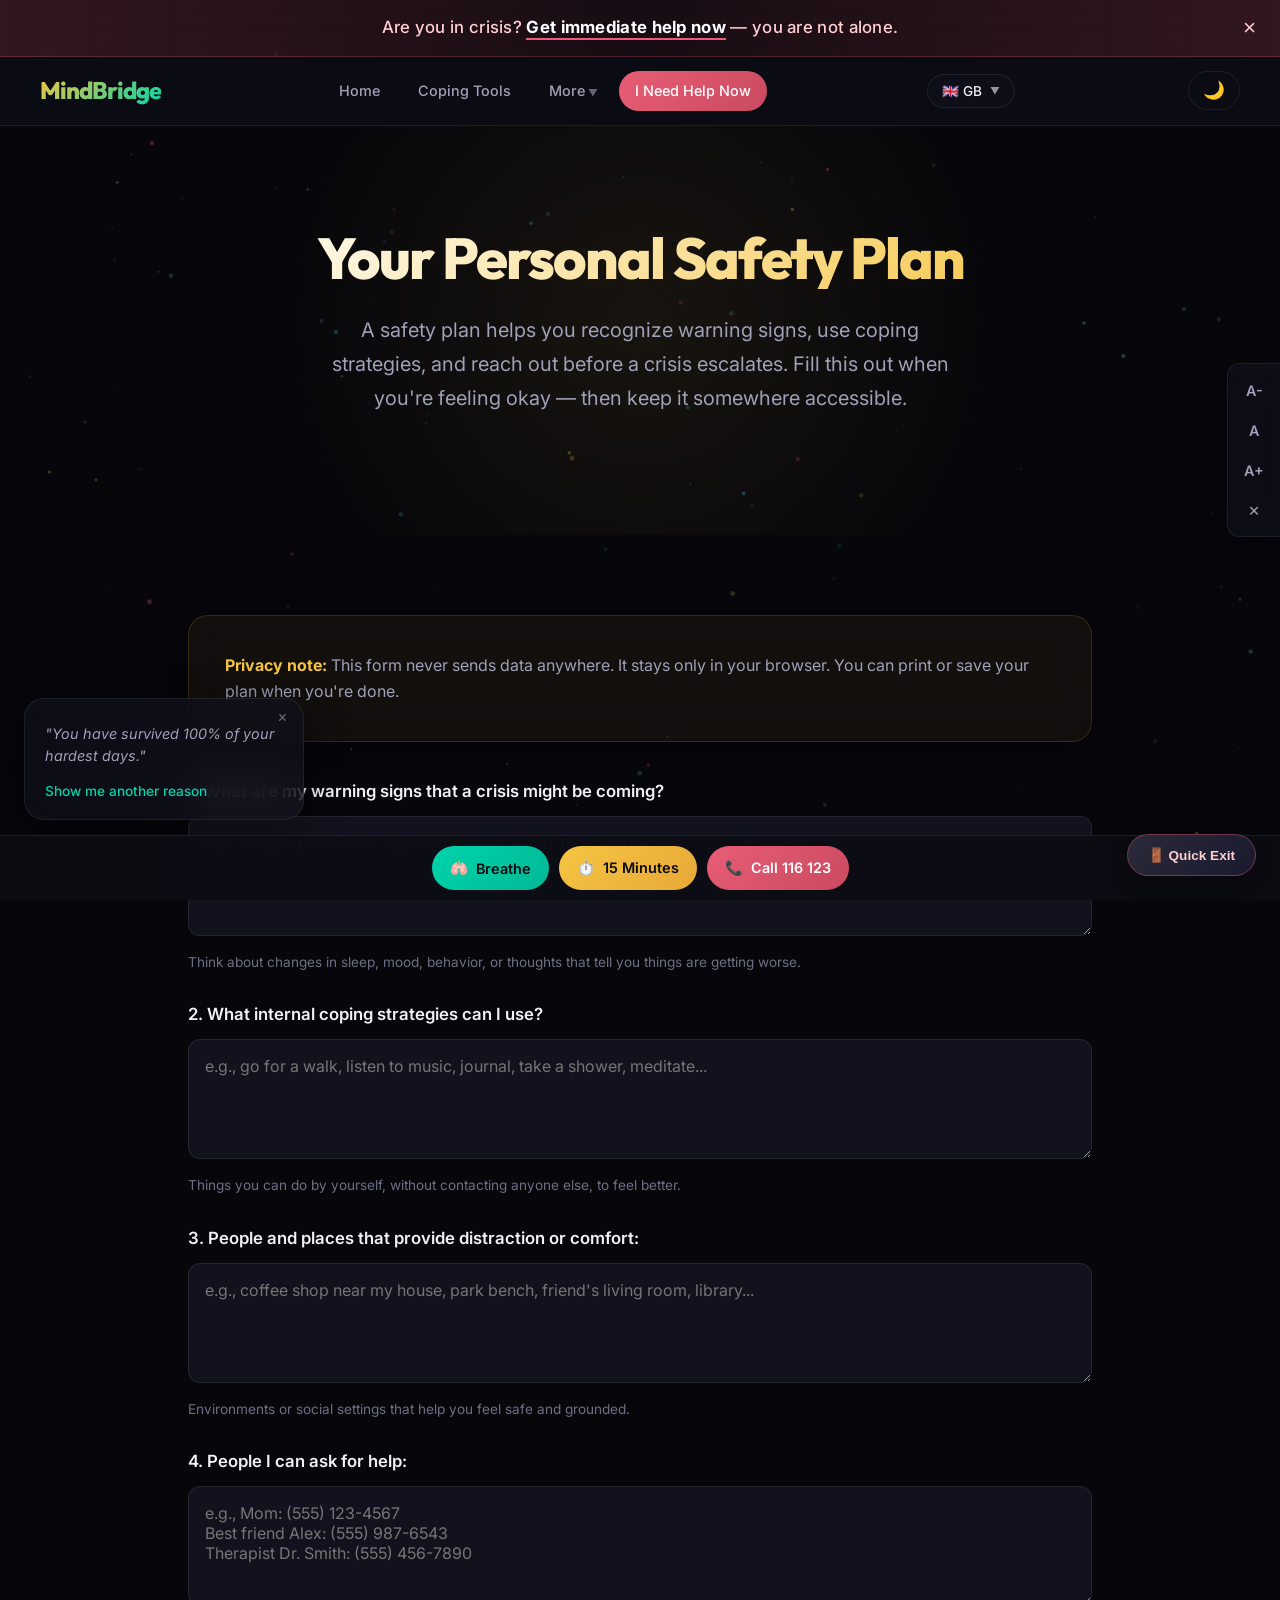
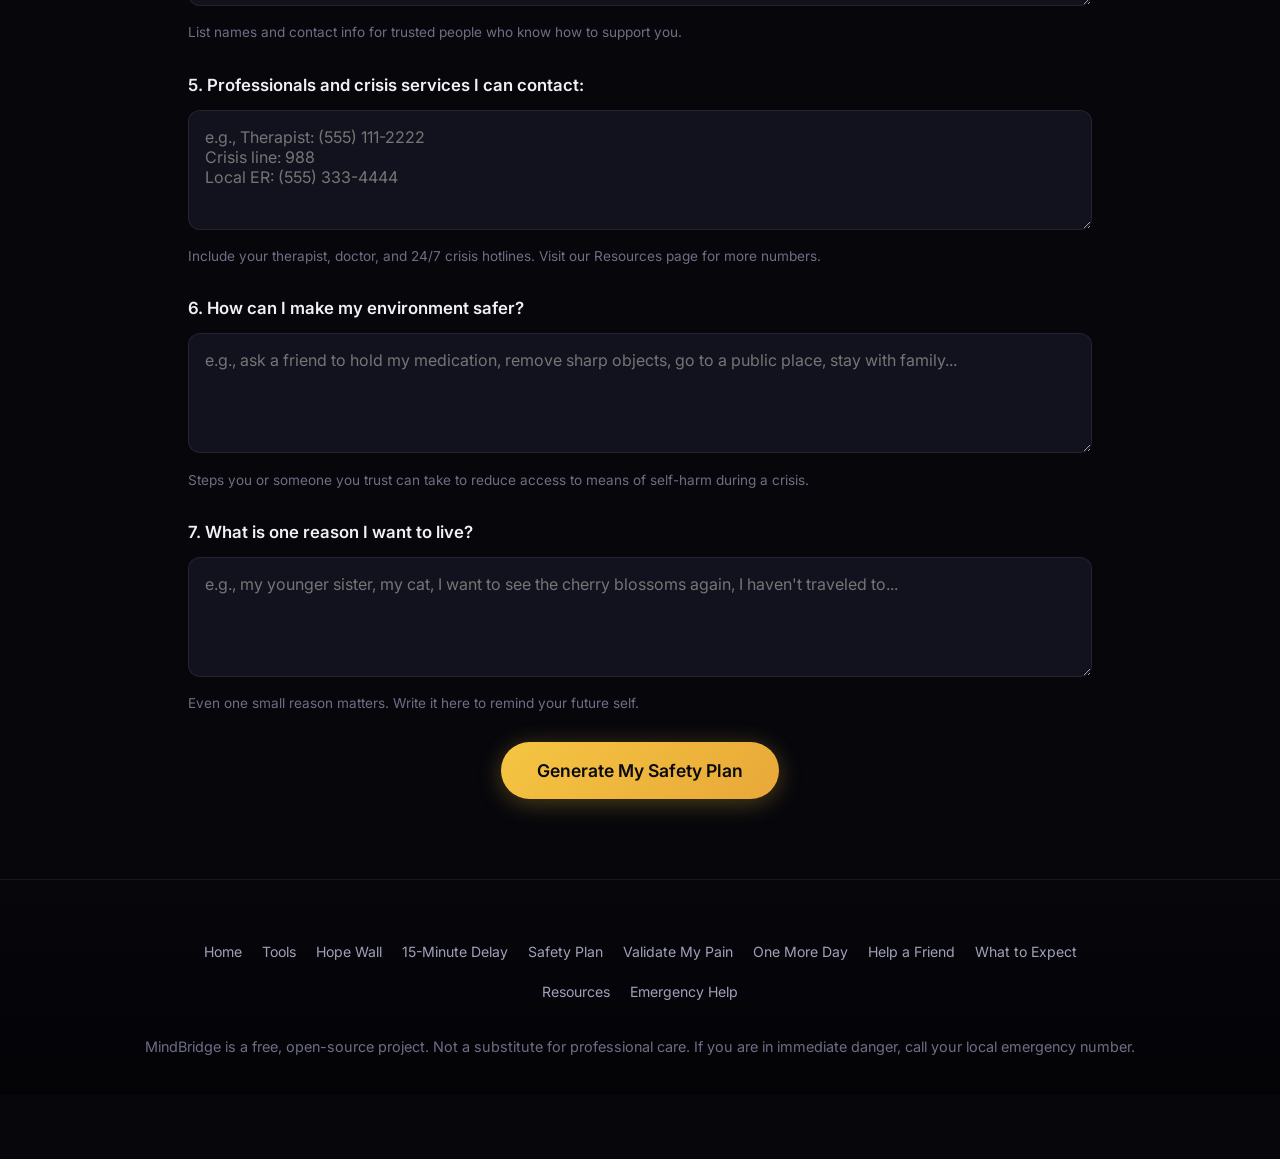
<file: safety-plan.html>
<!DOCTYPE html>
<html lang="en">
<head>
  <meta charset="UTF-8">
  <meta name="viewport" content="width=device-width, initial-scale=1.0">
  <title>Safety Plan — MindBridge</title>
  <meta name="description" content="Create a free, private, printable safety plan. No data leaves your device.">
  <link rel="stylesheet" href="style.css?v=2">
  <link rel="manifest" href="manifest.json">
  <meta name="theme-color" content="#0c0c14" id="themeColorMeta">
</head>
<body>

  <canvas id="particle-canvas"></canvas>

  <div class="urgent-banner" role="alert">
    Are you in crisis? <a href="help-now.html">Get immediate help now</a> — you are not alone.
  </div>

  <nav class="nav">
    <div class="nav-inner">
      <a href="index.html" class="nav-logo">MindBridge</a>
      <ul class="nav-links" id="navLinks">
        <li><a href="index.html">Home</a></li>
        <li><a href="tools.html">Coping Tools</a></li>
        <li class="nav-dropdown">
          <a href="#" onclick="event.preventDefault()">More</a>
          <ul class="nav-dropdown-menu">
            <li><a href="hope-wall.html">Hope Wall</a></li>
            <li><a href="timer.html">15-Minute Delay</a></li>
            <li><a href="safety-plan.html">Safety Plan</a></li>
            <li><a href="validate.html">Validate My Pain</a></li>
            <li><a href="one-more-day.html">One More Day</a></li>
            <li><a href="help-a-friend.html">Help a Friend</a></li>
            <li><a href="what-to-expect.html">What to Expect</a></li>
            <li><a href="after-care.html">After the Crisis</a></li>
            <li><a href="resources.html">Crisis Resources</a></li>
          </ul>
        </li>
        <li class="nav-urgent"><a href="help-now.html">I Need Help Now</a></li>
      </ul>
      <button class="theme-toggle" aria-label="Toggle theme">🌙</button>
      <button class="mobile-menu-btn" onclick="document.getElementById('navLinks').classList.toggle('open')" aria-label="Menu">☰</button>
    </div>
  </nav>

  <header class="hero">
    <div class="container">
      <h1>Your Personal Safety Plan</h1>
      <p>A safety plan helps you recognize warning signs, use coping strategies, and reach out before a crisis escalates. Fill this out when you're feeling okay — then keep it somewhere accessible.</p>
    </div>
  </header>

  <section class="section">
    <div class="container">

      <div class="glass-card reveal" style="margin-bottom:36px; background:rgba(245,197,66,0.05); border-color:rgba(245,197,66,0.15);">
        <p style="color:var(--text-secondary);"><strong style="color:var(--accent-warm);">Privacy note:</strong> This form never sends data anywhere. It stays only in your browser. You can print or save your plan when you're done.</p>
      </div>

      <form id="safetyForm">

        <div class="form-group reveal">
          <label for="q1">1. What are my warning signs that a crisis might be coming?</label>
          <textarea id="q1" placeholder="e.g., sleeping too much, isolating, feeling numb, thoughts racing..."></textarea>
          <p class="form-hint">Think about changes in sleep, mood, behavior, or thoughts that tell you things are getting worse.</p>
        </div>

        <div class="form-group reveal">
          <label for="q2">2. What internal coping strategies can I use?</label>
          <textarea id="q2" placeholder="e.g., go for a walk, listen to music, journal, take a shower, meditate..."></textarea>
          <p class="form-hint">Things you can do by yourself, without contacting anyone else, to feel better.</p>
        </div>

        <div class="form-group reveal">
          <label for="q3">3. People and places that provide distraction or comfort:</label>
          <textarea id="q3" placeholder="e.g., coffee shop near my house, park bench, friend's living room, library..."></textarea>
          <p class="form-hint">Environments or social settings that help you feel safe and grounded.</p>
        </div>

        <div class="form-group reveal">
          <label for="q4">4. People I can ask for help:</label>
          <textarea id="q4" placeholder="e.g., Mom: (555) 123-4567&#10;Best friend Alex: (555) 987-6543&#10;Therapist Dr. Smith: (555) 456-7890"></textarea>
          <p class="form-hint">List names and contact info for trusted people who know how to support you.</p>
        </div>

        <div class="form-group reveal">
          <label for="q5">5. Professionals and crisis services I can contact:</label>
          <textarea id="q5" placeholder="e.g., Therapist: (555) 111-2222&#10;Crisis line: 988&#10;Local ER: (555) 333-4444"></textarea>
          <p class="form-hint">Include your therapist, doctor, and 24/7 crisis hotlines. Visit our Resources page for more numbers.</p>
        </div>

        <div class="form-group reveal">
          <label for="q6">6. How can I make my environment safer?</label>
          <textarea id="q6" placeholder="e.g., ask a friend to hold my medication, remove sharp objects, go to a public place, stay with family..."></textarea>
          <p class="form-hint">Steps you or someone you trust can take to reduce access to means of self-harm during a crisis.</p>
        </div>

        <div class="form-group reveal">
          <label for="q7">7. What is one reason I want to live?</label>
          <textarea id="q7" placeholder="e.g., my younger sister, my cat, I want to see the cherry blossoms again, I haven't traveled to..."></textarea>
          <p class="form-hint">Even one small reason matters. Write it here to remind your future self.</p>
        </div>

        <div class="text-center reveal">
          <button type="submit" class="btn btn-primary btn-large">Generate My Safety Plan</button>
        </div>
      </form>

      <div class="safety-plan-preview" id="planPreview">
        <h3 style="text-align:center; margin-bottom:28px; background:linear-gradient(135deg,#fff,var(--accent-warm)); -webkit-background-clip:text; -webkit-text-fill-color:transparent; background-clip:text;">My Safety Plan</h3>
        <div id="planContent"></div>
        <div class="text-center" style="margin-top:36px;">
          <button class="btn btn-primary" onclick="window.print()">Print / Save as PDF</button>
          <button class="btn btn-outline" id="downloadPlanBtn" style="margin-left:12px;">Download as Text File</button>
        </div>
      </div>

    </div>
  </section>

  <div class="calm-space" id="calmSpace">
    <button class="close-btn" id="closeCalmSpace">Close Calm Space</button>
    <div class="calm-orb" id="calmOrb">Breathe</div>
    <p class="calm-text" id="calmText">Breathe in slowly...</p>
  </div>

  <button class="emergency-exit" id="emergencyExit" title="Quickly leave this site">🚪 Quick Exit</button>

  <footer class="footer">
    <div class="footer-links">
      <a href="index.html">Home</a>
      <a href="tools.html">Tools</a>
      <a href="hope-wall.html">Hope Wall</a>
      <a href="timer.html">15-Minute Delay</a>
      <a href="safety-plan.html">Safety Plan</a>
      <a href="validate.html">Validate My Pain</a>
      <a href="one-more-day.html">One More Day</a>
      <a href="help-a-friend.html">Help a Friend</a>
      <a href="what-to-expect.html">What to Expect</a>
      <a href="resources.html">Resources</a>
      <a href="help-now.html">Emergency Help</a>
    </div>
    <p>MindBridge is a free, open-source project. Not a substitute for professional care. If you are in immediate danger, call your local emergency number.</p>
  </footer>

  <!-- Crisis Quick-Actions Bar -->
  <div class="crisis-bar">
    <button class="crisis-bar-btn breathe" onclick="if(window.toggleCalmSpace)toggleCalmSpace()">🫁 <span class="label">Breathe</span></button>
    <a href="timer.html" class="crisis-bar-btn delay">⏱️ <span class="label">15 Minutes</span></a>
    <a href="tel:988" class="crisis-bar-btn call">📞 <span class="label">Call 988</span></a>
  </div>

  <!-- Hold On Widget -->
  <div class="hold-on-widget">
    <button class="close-widget" aria-label="Close widget">×</button>
    <div class="streak"></div>
    <div class="hope-snippet"></div>
    <button class="hope-btn">Show me another reason</button>
  </div>

  <!-- Accessibility Controls -->
  <div class="a11y-bar">
    <button class="a11y-btn" data-font="small" title="Small font">A-</button>
    <button class="a11y-btn" data-font="normal" title="Normal font">A</button>
    <button class="a11y-btn" data-font="large" title="Large font">A+</button>
    <button class="a11y-btn" data-motion title="Toggle animations">✕</button>
  </div>

  <script src="app.js?v=2"></script>
  <script>
    if ('serviceWorker' in navigator) {
      navigator.serviceWorker.register('sw.js').catch(() => {});
    }
  </script>
</body>
</html>
</file>
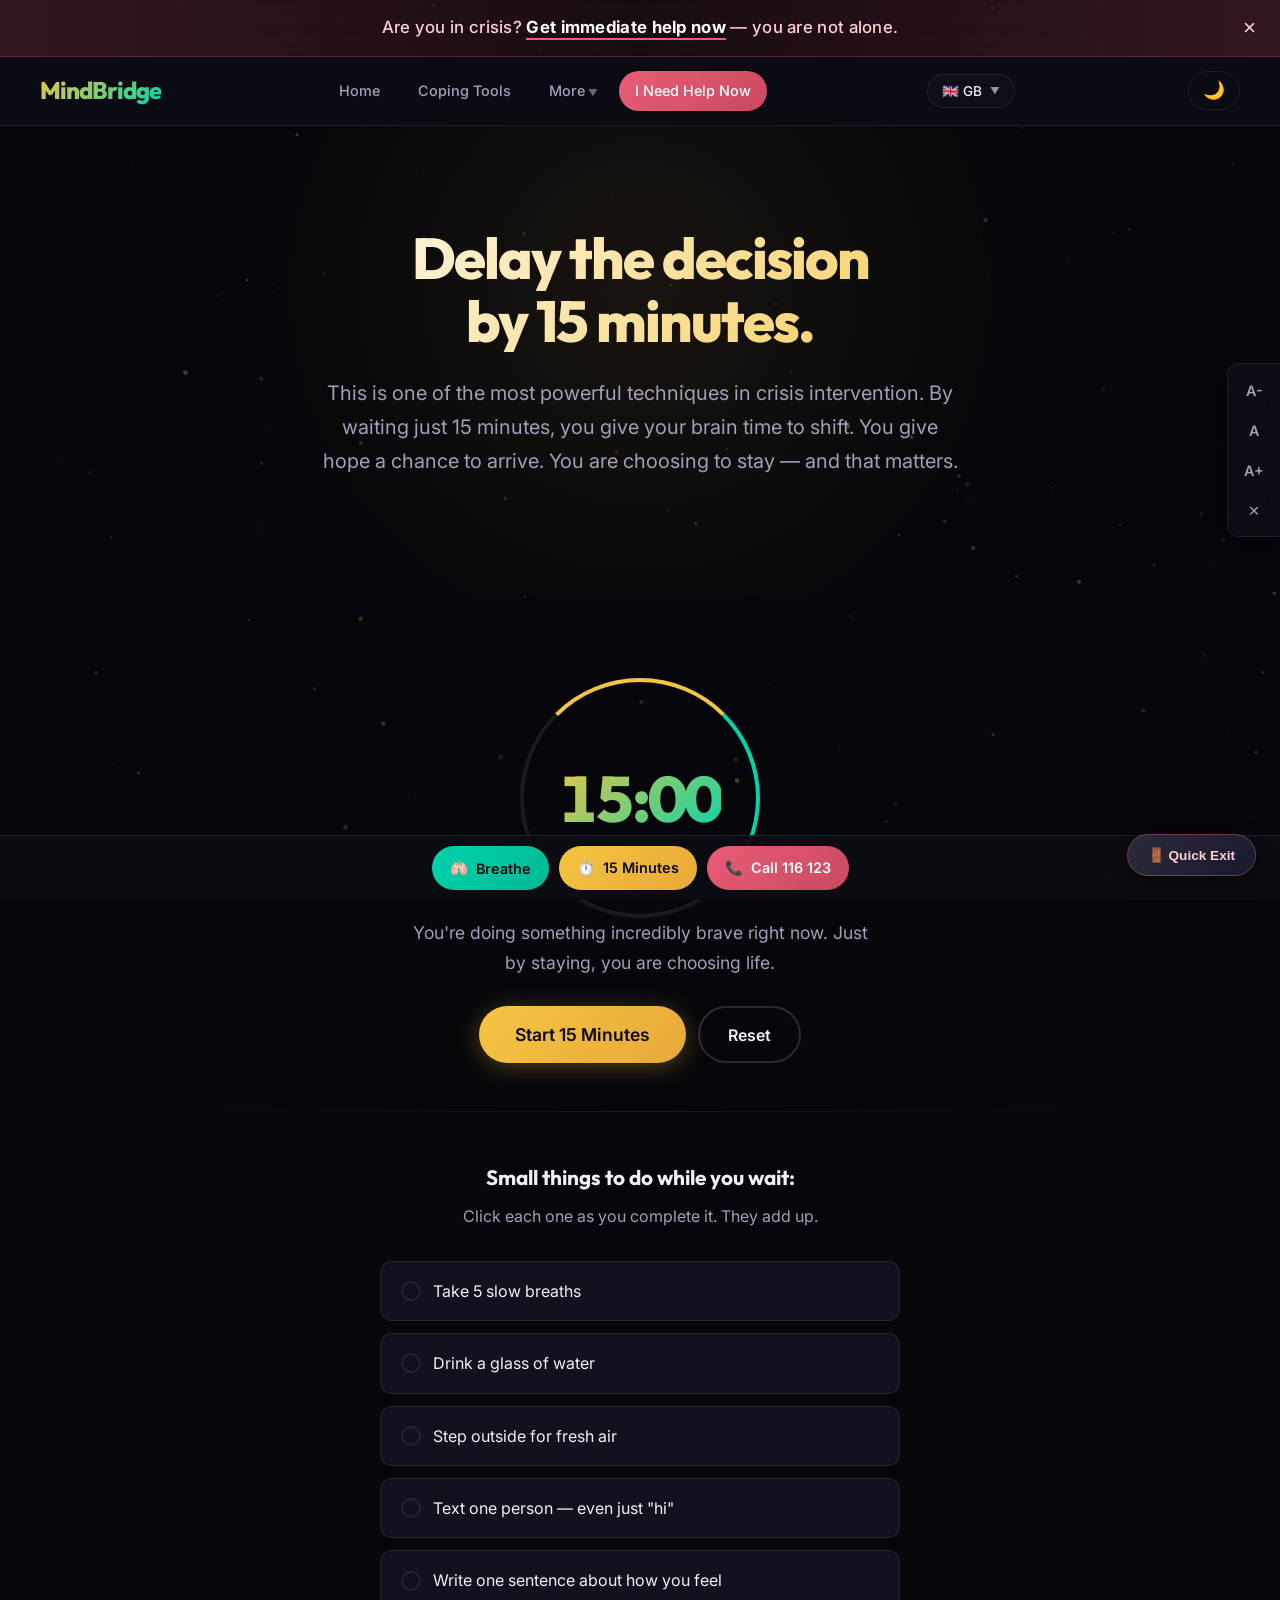
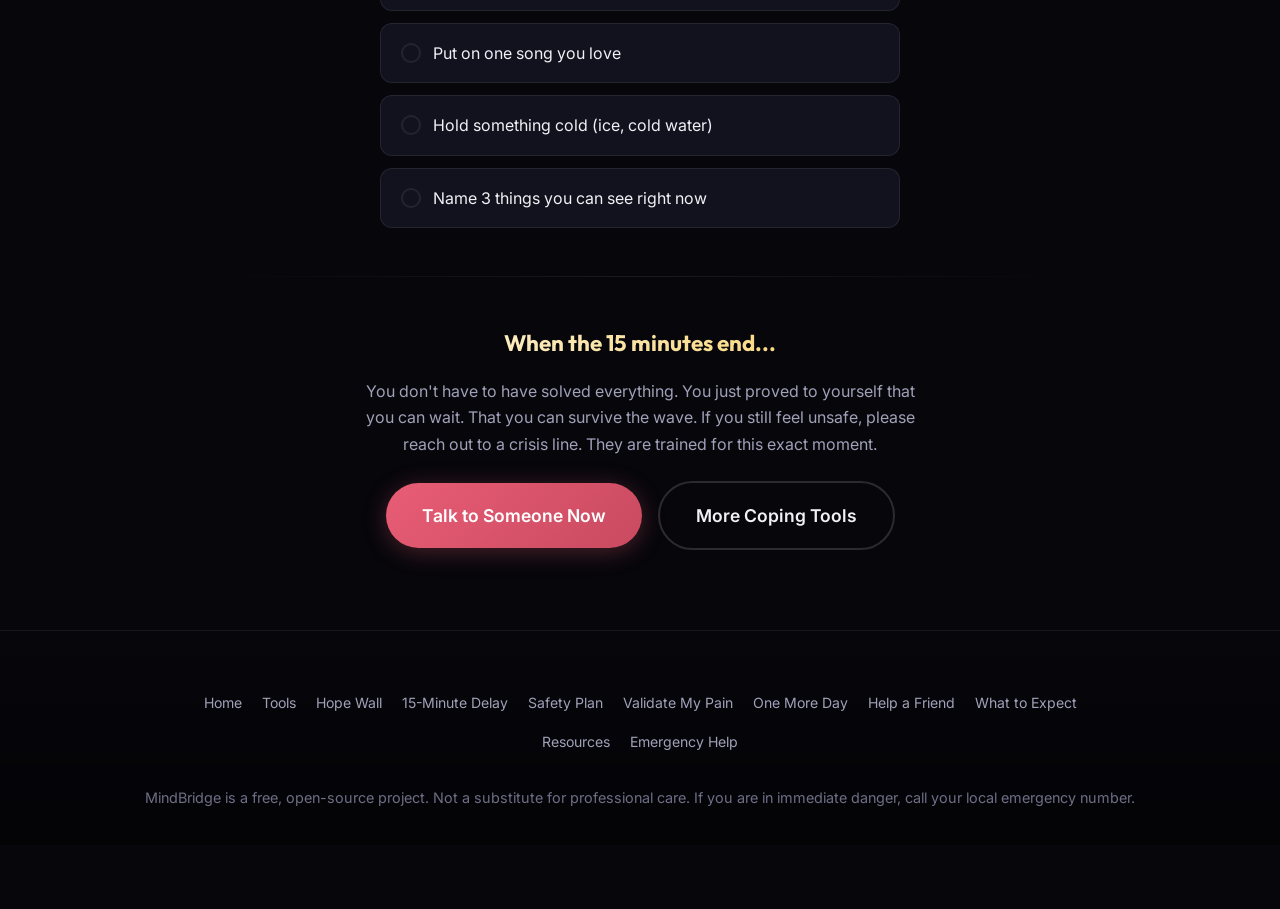
<file: timer.html>
<!DOCTYPE html>
<html lang="en">
<head>
  <meta charset="UTF-8">
  <meta name="viewport" content="width=device-width, initial-scale=1.0">
  <title>15-Minute Delay — MindBridge</title>
  <meta name="description" content="A proven crisis intervention: delay the decision by 15 minutes. Guided timer with supportive messages and small activities.">
  <link rel="stylesheet" href="style.css?v=2">
  <link rel="manifest" href="manifest.json">
  <meta name="theme-color" content="#0c0c14" id="themeColorMeta">
</head>
<body>

  <canvas id="particle-canvas"></canvas>

  <div class="urgent-banner" role="alert">
    Are you in crisis? <a href="help-now.html">Get immediate help now</a> — you are not alone.
  </div>

  <nav class="nav">
    <div class="nav-inner">
      <a href="index.html" class="nav-logo">MindBridge</a>
      <ul class="nav-links" id="navLinks">
        <li><a href="index.html">Home</a></li>
        <li><a href="tools.html">Coping Tools</a></li>
        <li class="nav-dropdown">
          <a href="#" onclick="event.preventDefault()">More</a>
          <ul class="nav-dropdown-menu">
            <li><a href="hope-wall.html">Hope Wall</a></li>
            <li><a href="timer.html">15-Minute Delay</a></li>
            <li><a href="safety-plan.html">Safety Plan</a></li>
            <li><a href="validate.html">Validate My Pain</a></li>
            <li><a href="one-more-day.html">One More Day</a></li>
            <li><a href="help-a-friend.html">Help a Friend</a></li>
            <li><a href="what-to-expect.html">What to Expect</a></li>
            <li><a href="after-care.html">After the Crisis</a></li>
            <li><a href="resources.html">Crisis Resources</a></li>
          </ul>
        </li>
        <li class="nav-urgent"><a href="help-now.html">I Need Help Now</a></li>
      </ul>
      <button class="theme-toggle" aria-label="Toggle theme">🌙</button>
      <button class="mobile-menu-btn" onclick="document.getElementById('navLinks').classList.toggle('open')" aria-label="Menu">☰</button>
    </div>
  </nav>

  <header class="hero">
    <div class="container">
      <h1>Delay the decision<br>by 15 minutes.</h1>
      <p>This is one of the most powerful techniques in crisis intervention. By waiting just 15 minutes, you give your brain time to shift. You give hope a chance to arrive. You are choosing to stay — and that matters.</p>
    </div>
  </header>

  <section class="section">
    <div class="container">

      <div class="text-center reveal">
        <div class="timer-ring">
          <div class="timer-ring-fill" id="timerRingFill"></div>
          <div class="timer-display" id="timerDisplay">15:00</div>
        </div>
        <p class="timer-message" id="timerMessage">You're doing something incredibly brave right now. Just by staying, you are choosing life.</p>
        <div style="margin-top:28px; display:flex; gap:12px; justify-content:center; flex-wrap:wrap;">
          <button class="btn btn-primary btn-large" id="startTimerBtn">Start 15 Minutes</button>
          <button class="btn btn-outline" id="resetTimerBtn">Reset</button>
        </div>
      </div>

      <div class="divider"></div>

      <div class="text-center reveal" style="margin-bottom:32px;">
        <h3 style="font-size:1.3rem; margin-bottom:8px;">Small things to do while you wait:</h3>
        <p style="color:var(--text-secondary);">Click each one as you complete it. They add up.</p>
      </div>

      <div style="max-width:520px; margin:0 auto;">
        <div class="timer-activity reveal">
          <div class="check">✓</div>
          <span>Take 5 slow breaths</span>
        </div>
        <div class="timer-activity reveal">
          <div class="check">✓</div>
          <span>Drink a glass of water</span>
        </div>
        <div class="timer-activity reveal">
          <div class="check">✓</div>
          <span>Step outside for fresh air</span>
        </div>
        <div class="timer-activity reveal">
          <div class="check">✓</div>
          <span>Text one person — even just "hi"</span>
        </div>
        <div class="timer-activity reveal">
          <div class="check">✓</div>
          <span>Write one sentence about how you feel</span>
        </div>
        <div class="timer-activity reveal">
          <div class="check">✓</div>
          <span>Put on one song you love</span>
        </div>
        <div class="timer-activity reveal">
          <div class="check">✓</div>
          <span>Hold something cold (ice, cold water)</span>
        </div>
        <div class="timer-activity reveal">
          <div class="check">✓</div>
          <span>Name 3 things you can see right now</span>
        </div>
      </div>

      <div class="divider"></div>

      <div class="text-center reveal">
        <h3 style="font-size:1.4rem; margin-bottom:16px; background:linear-gradient(135deg,#fff,var(--accent-warm)); -webkit-background-clip:text; -webkit-text-fill-color:transparent; background-clip:text;">When the 15 minutes end...</h3>
        <p style="color:var(--text-secondary); max-width:560px; margin:0 auto 24px;">
          You don't have to have solved everything. You just proved to yourself that you can wait. That you can survive the wave.
          If you still feel unsafe, please reach out to a crisis line. They are trained for this exact moment.
        </p>
        <a href="help-now.html" class="btn btn-urgent btn-large">Talk to Someone Now</a>
        <a href="tools.html" class="btn btn-outline btn-large" style="margin-left:12px;">More Coping Tools</a>
      </div>

    </div>
  </section>

  <div class="calm-space" id="calmSpace">
    <button class="close-btn" id="closeCalmSpace">Close Calm Space</button>
    <div class="calm-orb" id="calmOrb">Breathe</div>
    <p class="calm-text" id="calmText">Breathe in slowly...</p>
  </div>

  <button class="emergency-exit" id="emergencyExit" title="Quickly leave this site">🚪 Quick Exit</button>

  <footer class="footer">
    <div class="footer-links">
      <a href="index.html">Home</a>
      <a href="tools.html">Tools</a>
      <a href="hope-wall.html">Hope Wall</a>
      <a href="timer.html">15-Minute Delay</a>
      <a href="safety-plan.html">Safety Plan</a>
      <a href="validate.html">Validate My Pain</a>
      <a href="one-more-day.html">One More Day</a>
      <a href="help-a-friend.html">Help a Friend</a>
      <a href="what-to-expect.html">What to Expect</a>
      <a href="resources.html">Resources</a>
      <a href="help-now.html">Emergency Help</a>
    </div>
    <p>MindBridge is a free, open-source project. Not a substitute for professional care. If you are in immediate danger, call your local emergency number.</p>
  </footer>

  <!-- Crisis Quick-Actions Bar -->
  <div class="crisis-bar">
    <button class="crisis-bar-btn breathe" onclick="if(window.toggleCalmSpace)toggleCalmSpace()">🫁 <span class="label">Breathe</span></button>
    <a href="timer.html" class="crisis-bar-btn delay">⏱️ <span class="label">15 Minutes</span></a>
    <a href="tel:988" class="crisis-bar-btn call">📞 <span class="label">Call 988</span></a>
  </div>

  <!-- Accessibility Controls -->
  <div class="a11y-bar">
    <button class="a11y-btn" data-font="small" title="Small font">A-</button>
    <button class="a11y-btn" data-font="normal" title="Normal font">A</button>
    <button class="a11y-btn" data-font="large" title="Large font">A+</button>
    <button class="a11y-btn" data-motion title="Toggle animations">✕</button>
  </div>

  <script src="app.js?v=2"></script>
  <script>
    if ('serviceWorker' in navigator) {
      navigator.serviceWorker.register('sw.js').catch(() => {});
    }
  </script>
</body>
</html>
</file>
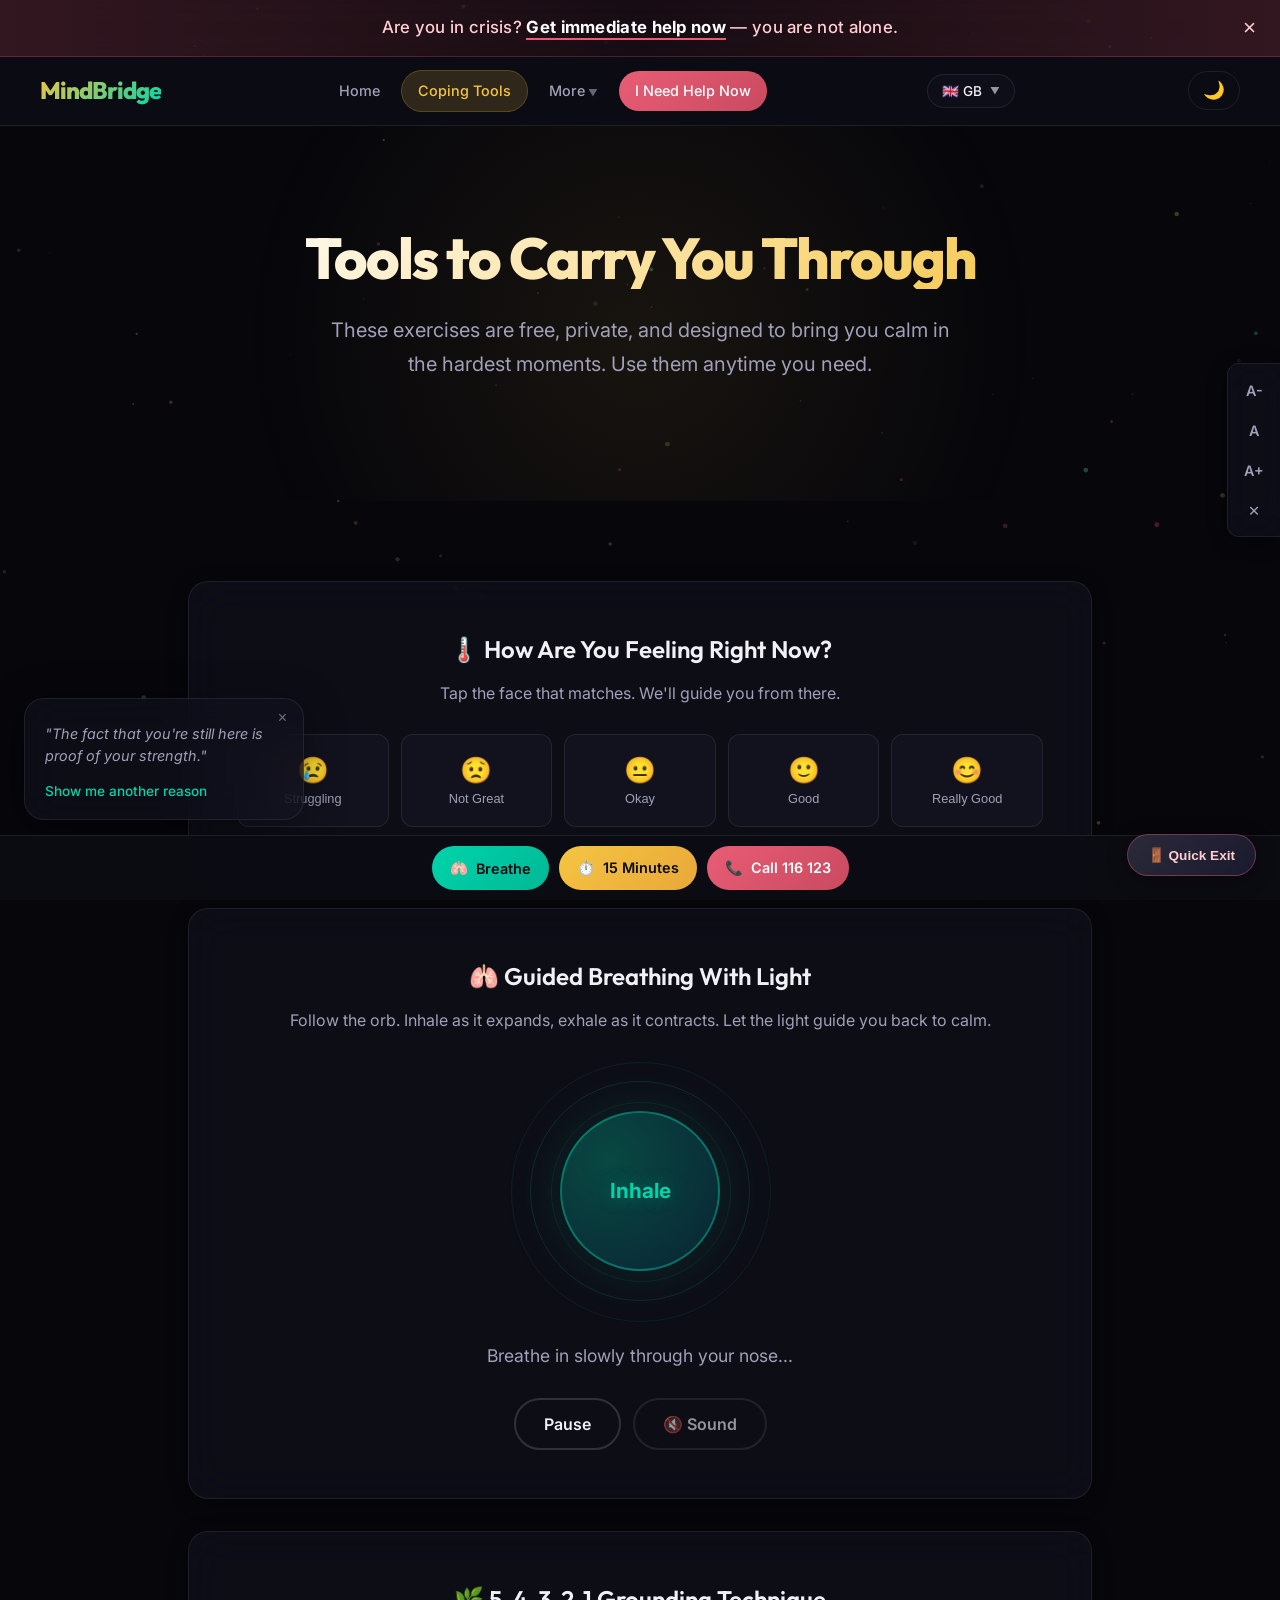
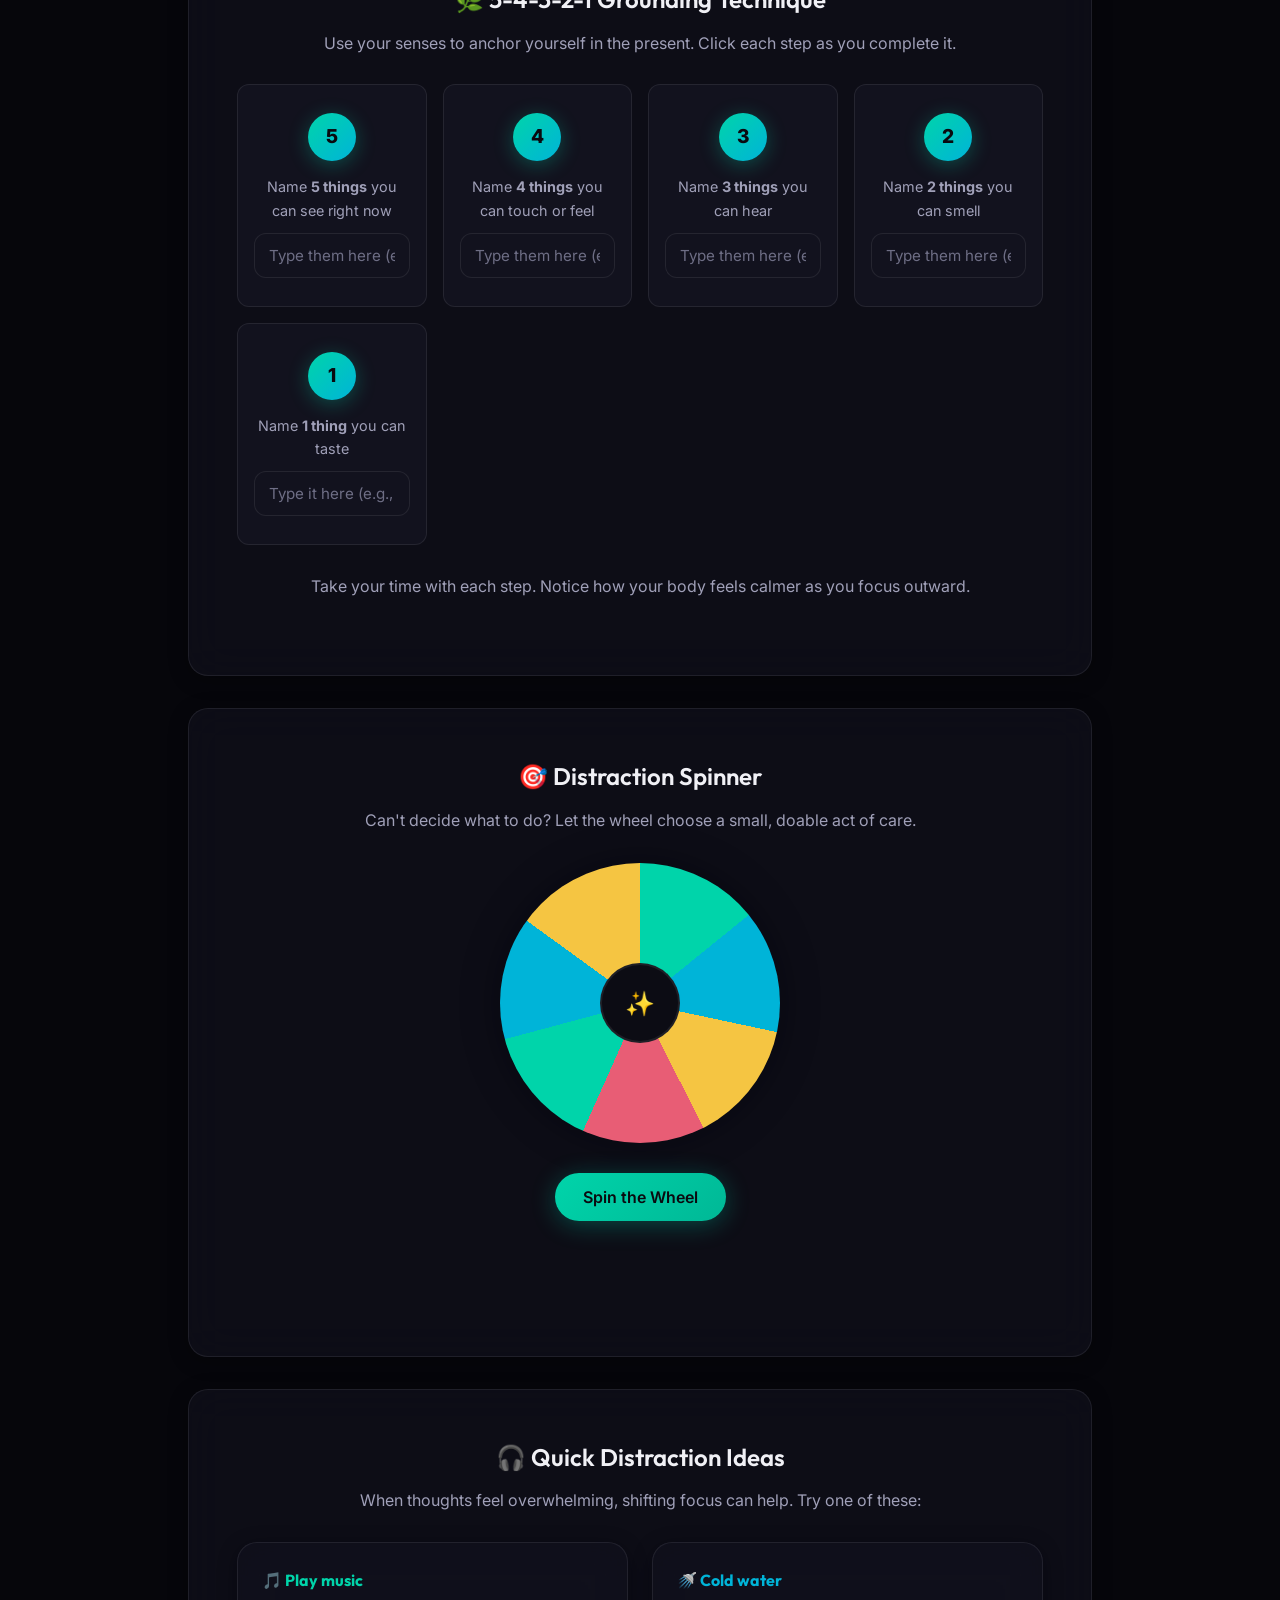
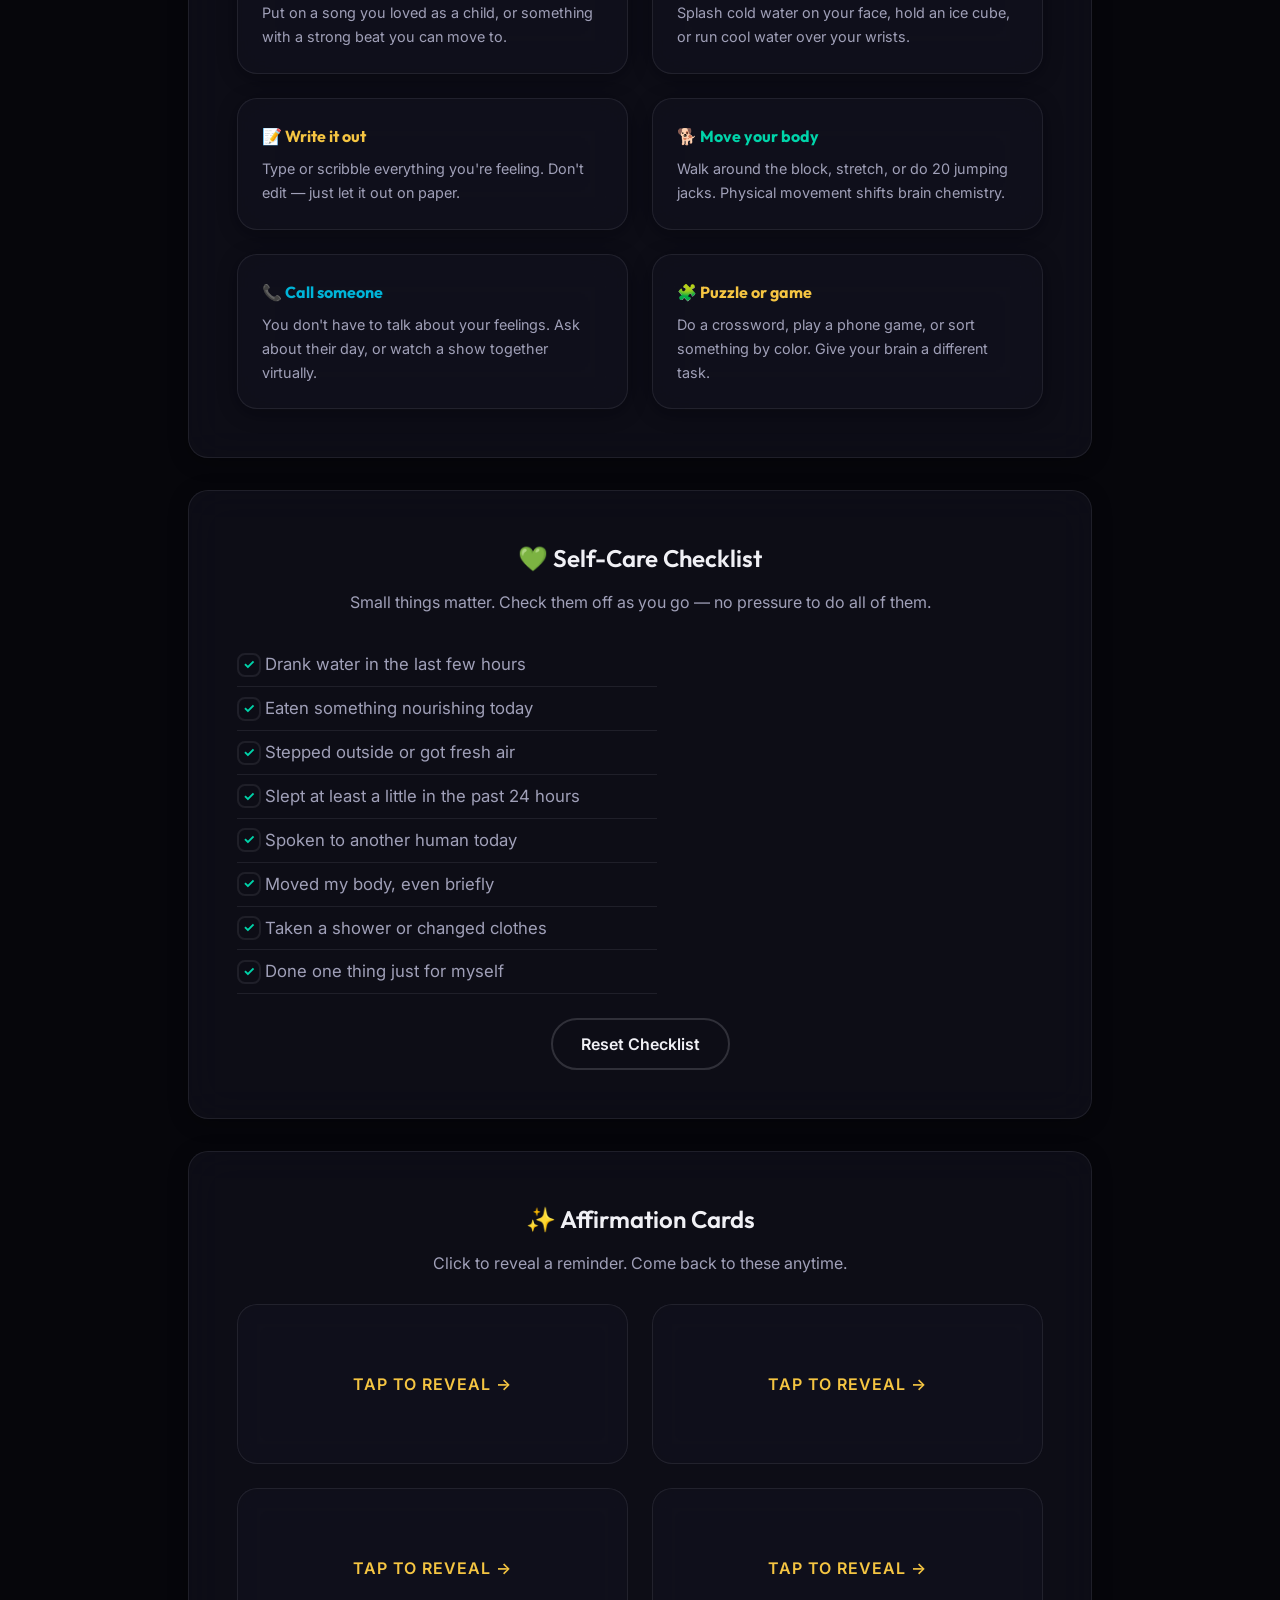
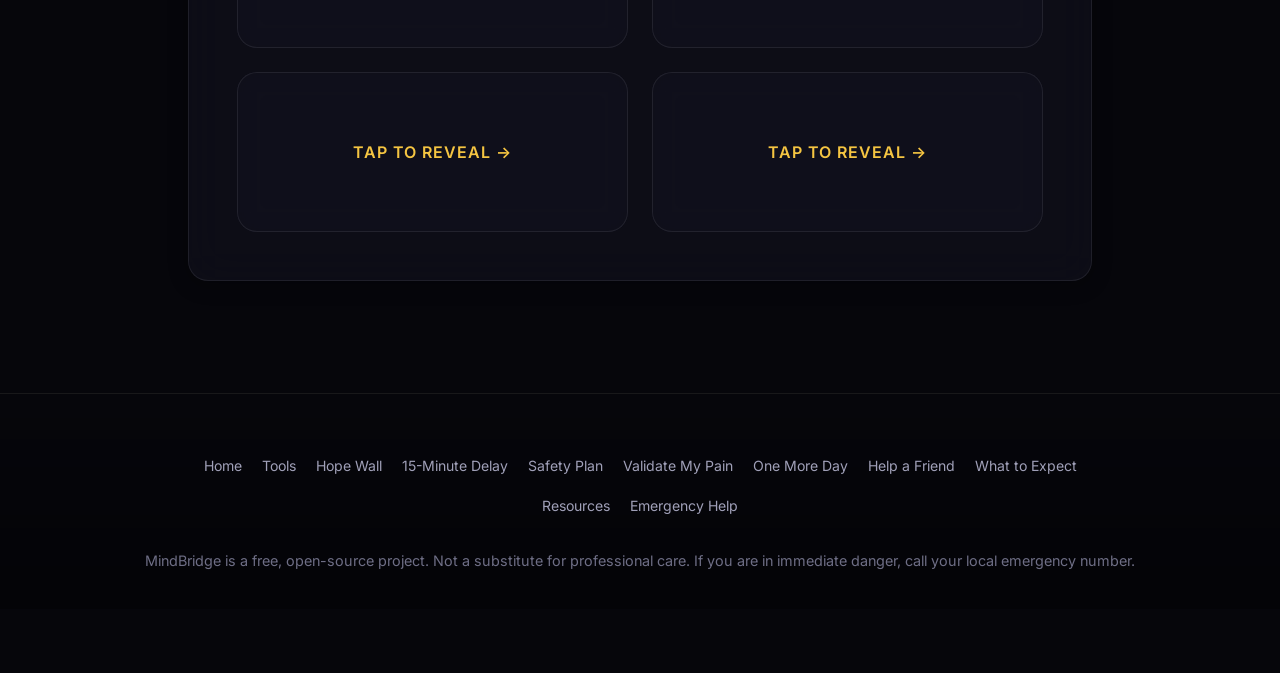
<file: tools.html>
<!DOCTYPE html>
<html lang="en">
<head>
  <meta charset="UTF-8">
  <meta name="viewport" content="width=device-width, initial-scale=1.0">
  <title>Coping Tools — MindBridge</title>
  <meta name="description" content="Free interactive coping tools: guided breathing, grounding, mood check-in, distraction spinner, affirmations, and self-care.">
  <link rel="stylesheet" href="style.css?v=2">
  <link rel="manifest" href="manifest.json">
  <meta name="theme-color" content="#0c0c14" id="themeColorMeta">
</head>
<body>

  <canvas id="particle-canvas"></canvas>

  <div class="urgent-banner" role="alert">
    Are you in crisis? <a href="help-now.html">Get immediate help now</a> — you are not alone.
  </div>

  <nav class="nav">
    <div class="nav-inner">
      <a href="index.html" class="nav-logo">MindBridge</a>
      <ul class="nav-links" id="navLinks">
        <li><a href="index.html">Home</a></li>
        <li><a href="tools.html" class="active">Coping Tools</a></li>
        <li class="nav-dropdown">
          <a href="#" onclick="event.preventDefault()">More</a>
          <ul class="nav-dropdown-menu">
            <li><a href="hope-wall.html">Hope Wall</a></li>
            <li><a href="timer.html">15-Minute Delay</a></li>
            <li><a href="safety-plan.html">Safety Plan</a></li>
            <li><a href="validate.html">Validate My Pain</a></li>
            <li><a href="one-more-day.html">One More Day</a></li>
            <li><a href="help-a-friend.html">Help a Friend</a></li>
            <li><a href="what-to-expect.html">What to Expect</a></li>
            <li><a href="after-care.html">After the Crisis</a></li>
            <li><a href="resources.html">Crisis Resources</a></li>
          </ul>
        </li>
        <li class="nav-urgent"><a href="help-now.html">I Need Help Now</a></li>
      </ul>
      <button class="theme-toggle" aria-label="Toggle theme">🌙</button>
      <button class="mobile-menu-btn" onclick="document.getElementById('navLinks').classList.toggle('open')" aria-label="Menu">☰</button>
    </div>
  </nav>

  <header class="hero">
    <div class="container">
      <h1>Tools to Carry You Through</h1>
      <p>These exercises are free, private, and designed to bring you calm in the hardest moments. Use them anytime you need.</p>
    </div>
  </header>

  <section class="section">
    <div class="container">

      <!-- Mood Check-in -->
      <div class="tool-panel reveal" id="mood">
        <h3>🌡️ How Are You Feeling Right Now?</h3>
        <p>Tap the face that matches. We'll guide you from there.</p>
        <div class="mood-grid">
          <button class="mood-btn" data-mood="😢">
            😢
            <span class="mood-label">Struggling</span>
          </button>
          <button class="mood-btn" data-mood="😟">
            😟
            <span class="mood-label">Not Great</span>
          </button>
          <button class="mood-btn" data-mood="😐">
            😐
            <span class="mood-label">Okay</span>
          </button>
          <button class="mood-btn" data-mood="🙂">
            🙂
            <span class="mood-label">Good</span>
          </button>
          <button class="mood-btn" data-mood="😊">
            😊
            <span class="mood-label">Really Good</span>
          </button>
        </div>
        <p id="moodResponse" class="mt-6" style="display:none; color:var(--accent-warm); font-size:1.1rem; font-weight:500; min-height:2em;"></p>
      </div>

      <!-- Breathing Exercise -->
      <div class="tool-panel reveal" id="breathe">
        <h3>🫁 Guided Breathing With Light</h3>
        <p>Follow the orb. Inhale as it expands, exhale as it contracts. Let the light guide you back to calm.</p>
        <div class="breathing-container">
          <div class="breathing-orbit"></div>
          <div class="breathing-circle" id="breathCircle">Inhale</div>
        </div>
        <p class="breathing-instruction" id="breathText">Breathe in slowly through your nose...</p>
        <div style="display:flex; gap:12px; justify-content:center; flex-wrap:wrap; margin-top:24px;">
          <button class="btn btn-outline" id="breathBtn">Pause</button>
          <button class="btn btn-outline" id="breathAudioBtn" style="opacity:0.6;">🔇 Sound</button>
        </div>
      </div>

      <!-- 5-4-3-2-1 Grounding -->
      <div class="tool-panel reveal" id="ground">
        <h3>🌿 5-4-3-2-1 Grounding Technique</h3>
        <p>Use your senses to anchor yourself in the present. Click each step as you complete it.</p>
        <div class="grounding-steps">
          <div class="grounding-step" data-step="5">
            <div class="number">5</div>
            <p>Name <strong>5 things</strong> you can see right now</p>
            <input type="text" class="grounding-input" placeholder="Type them here (e.g., wall, lamp, phone...)">
          </div>
          <div class="grounding-step" data-step="4">
            <div class="number">4</div>
            <p>Name <strong>4 things</strong> you can touch or feel</p>
            <input type="text" class="grounding-input" placeholder="Type them here (e.g., floor, fabric, hair...)">
          </div>
          <div class="grounding-step" data-step="3">
            <div class="number">3</div>
            <p>Name <strong>3 things</strong> you can hear</p>
            <input type="text" class="grounding-input" placeholder="Type them here (e.g., fan, traffic, breathing...)">
          </div>
          <div class="grounding-step" data-step="2">
            <div class="number">2</div>
            <p>Name <strong>2 things</strong> you can smell</p>
            <input type="text" class="grounding-input" placeholder="Type them here (e.g., coffee, soap, air...)">
          </div>
          <div class="grounding-step" data-step="1">
            <div class="number">1</div>
            <p>Name <strong>1 thing</strong> you can taste</p>
            <input type="text" class="grounding-input" placeholder="Type it here (e.g., mint, coffee, nothing...)">
          </div>
        </div>
        <p style="margin-top:28px; color:var(--text-secondary);">Take your time with each step. Notice how your body feels calmer as you focus outward.</p>
      </div>

      <!-- Distraction Spinner -->
      <div class="tool-panel reveal" id="spinner">
        <h3>🎯 Distraction Spinner</h3>
        <p>Can't decide what to do? Let the wheel choose a small, doable act of care.</p>
        <div class="spinner-wheel" id="spinnerWheel">
          <div class="spinner-center">✨</div>
        </div>
        <button class="btn btn-teal" id="spinBtn">Spin the Wheel</button>
        <p class="spinner-result" id="spinnerResult"></p>
      </div>

      <!-- Quick Distraction Ideas -->
      <div class="tool-panel reveal">
        <h3>🎧 Quick Distraction Ideas</h3>
        <p>When thoughts feel overwhelming, shifting focus can help. Try one of these:</p>
        <div class="card-grid" style="margin-top:28px; text-align:left;">
          <div class="glass-card" style="padding:24px;">
            <h4 style="margin-bottom:8px; color:var(--accent-teal);">🎵 Play music</h4>
            <p style="color:var(--text-secondary); font-size:0.9rem;">Put on a song you loved as a child, or something with a strong beat you can move to.</p>
          </div>
          <div class="glass-card" style="padding:24px;">
            <h4 style="margin-bottom:8px; color:var(--accent-cyan);">🚿 Cold water</h4>
            <p style="color:var(--text-secondary); font-size:0.9rem;">Splash cold water on your face, hold an ice cube, or run cool water over your wrists.</p>
          </div>
          <div class="glass-card" style="padding:24px;">
            <h4 style="margin-bottom:8px; color:var(--accent-warm);">📝 Write it out</h4>
            <p style="color:var(--text-secondary); font-size:0.9rem;">Type or scribble everything you're feeling. Don't edit — just let it out on paper.</p>
          </div>
          <div class="glass-card" style="padding:24px;">
            <h4 style="margin-bottom:8px; color:var(--accent-teal);">🐕 Move your body</h4>
            <p style="color:var(--text-secondary); font-size:0.9rem;">Walk around the block, stretch, or do 20 jumping jacks. Physical movement shifts brain chemistry.</p>
          </div>
          <div class="glass-card" style="padding:24px;">
            <h4 style="margin-bottom:8px; color:var(--accent-cyan);">📞 Call someone</h4>
            <p style="color:var(--text-secondary); font-size:0.9rem;">You don't have to talk about your feelings. Ask about their day, or watch a show together virtually.</p>
          </div>
          <div class="glass-card" style="padding:24px;">
            <h4 style="margin-bottom:8px; color:var(--accent-warm);">🧩 Puzzle or game</h4>
            <p style="color:var(--text-secondary); font-size:0.9rem;">Do a crossword, play a phone game, or sort something by color. Give your brain a different task.</p>
          </div>
        </div>
      </div>

      <!-- Self-Care Checklist -->
      <div class="tool-panel reveal" id="selfcare">
        <h3>💚 Self-Care Checklist</h3>
        <p>Small things matter. Check them off as you go — no pressure to do all of them.</p>
        <ul class="checklist" id="checklist">
          <li onclick="this.classList.toggle('checked')">Drank water in the last few hours</li>
          <li onclick="this.classList.toggle('checked')">Eaten something nourishing today</li>
          <li onclick="this.classList.toggle('checked')">Stepped outside or got fresh air</li>
          <li onclick="this.classList.toggle('checked')">Slept at least a little in the past 24 hours</li>
          <li onclick="this.classList.toggle('checked')">Spoken to another human today</li>
          <li onclick="this.classList.toggle('checked')">Moved my body, even briefly</li>
          <li onclick="this.classList.toggle('checked')">Taken a shower or changed clothes</li>
          <li onclick="this.classList.toggle('checked')">Done one thing just for myself</li>
        </ul>
        <button class="btn btn-outline mt-6" onclick="document.querySelectorAll('#checklist li').forEach(li => li.classList.remove('checked'))">Reset Checklist</button>
      </div>

      <!-- Affirmations -->
      <div class="tool-panel reveal">
        <h3>✨ Affirmation Cards</h3>
        <p>Click to reveal a reminder. Come back to these anytime.</p>
        <div class="card-grid" style="margin-top:28px;">
          <div class="affirmation-card reveal" onclick="this.querySelector('p').style.display='block'; this.querySelector('.reveal').style.display='none';">
            <span class="reveal">Tap to reveal →</span>
            <p style="display:none;">"You have survived 100% of your bad days so far."</p>
          </div>
          <div class="affirmation-card reveal" onclick="this.querySelector('p').style.display='block'; this.querySelector('.reveal').style.display='none';">
            <span class="reveal">Tap to reveal →</span>
            <p style="display:none;">"This feeling is temporary. It will pass, like every feeling before it."</p>
          </div>
          <div class="affirmation-card reveal" onclick="this.querySelector('p').style.display='block'; this.querySelector('.reveal').style.display='none';">
            <span class="reveal">Tap to reveal →</span>
            <p style="display:none;">"You don't have to be perfect to be worthy of love and care."</p>
          </div>
          <div class="affirmation-card reveal" onclick="this.querySelector('p').style.display='block'; this.querySelector('.reveal').style.display='none';">
            <span class="reveal">Tap to reveal →</span>
            <p style="display:none;">"Asking for help is brave. Reaching out is strength, not weakness."</p>
          </div>
          <div class="affirmation-card reveal" onclick="this.querySelector('p').style.display='block'; this.querySelector('.reveal').style.display='none';">
            <span class="reveal">Tap to reveal →</span>
            <p style="display:none;">"Your presence in this world matters more than you know."</p>
          </div>
          <div class="affirmation-card reveal" onclick="this.querySelector('p').style.display='block'; this.querySelector('.reveal').style.display='none';">
            <span class="reveal">Tap to reveal →</span>
            <p style="display:none;">"One small step is still progress. You don't have to fix everything today."</p>
          </div>
        </div>
      </div>

    </div>
  </section>

  <div class="calm-space" id="calmSpace">
    <button class="close-btn" id="closeCalmSpace">Close Calm Space</button>
    <div class="calm-orb" id="calmOrb">Breathe</div>
    <p class="calm-text" id="calmText">Breathe in slowly...</p>
  </div>

  <button class="emergency-exit" id="emergencyExit" title="Quickly leave this site">🚪 Quick Exit</button>

  <footer class="footer">
    <div class="footer-links">
      <a href="index.html">Home</a>
      <a href="tools.html">Tools</a>
      <a href="hope-wall.html">Hope Wall</a>
      <a href="timer.html">15-Minute Delay</a>
      <a href="safety-plan.html">Safety Plan</a>
      <a href="validate.html">Validate My Pain</a>
      <a href="one-more-day.html">One More Day</a>
      <a href="help-a-friend.html">Help a Friend</a>
      <a href="what-to-expect.html">What to Expect</a>
      <a href="resources.html">Resources</a>
      <a href="help-now.html">Emergency Help</a>
    </div>
    <p>MindBridge is a free, open-source project. Not a substitute for professional care. If you are in immediate danger, call your local emergency number.</p>
  </footer>

  <!-- Crisis Quick-Actions Bar -->
  <div class="crisis-bar">
    <button class="crisis-bar-btn breathe" onclick="if(window.toggleCalmSpace)toggleCalmSpace()">🫁 <span class="label">Breathe</span></button>
    <a href="timer.html" class="crisis-bar-btn delay">⏱️ <span class="label">15 Minutes</span></a>
    <a href="tel:988" class="crisis-bar-btn call">📞 <span class="label">Call 988</span></a>
  </div>

  <!-- Hold On Widget -->
  <div class="hold-on-widget">
    <button class="close-widget" aria-label="Close widget">×</button>
    <div class="streak"></div>
    <div class="hope-snippet"></div>
    <button class="hope-btn">Show me another reason</button>
  </div>

  <!-- Accessibility Controls -->
  <div class="a11y-bar">
    <button class="a11y-btn" data-font="small" title="Small font">A-</button>
    <button class="a11y-btn" data-font="normal" title="Normal font">A</button>
    <button class="a11y-btn" data-font="large" title="Large font">A+</button>
    <button class="a11y-btn" data-motion title="Toggle animations">✕</button>
  </div>

  <script src="app.js?v=2"></script>
  <script>
    if ('serviceWorker' in navigator) {
      navigator.serviceWorker.register('sw.js').catch(() => {});
    }
  </script>
</body>
</html>
</file>
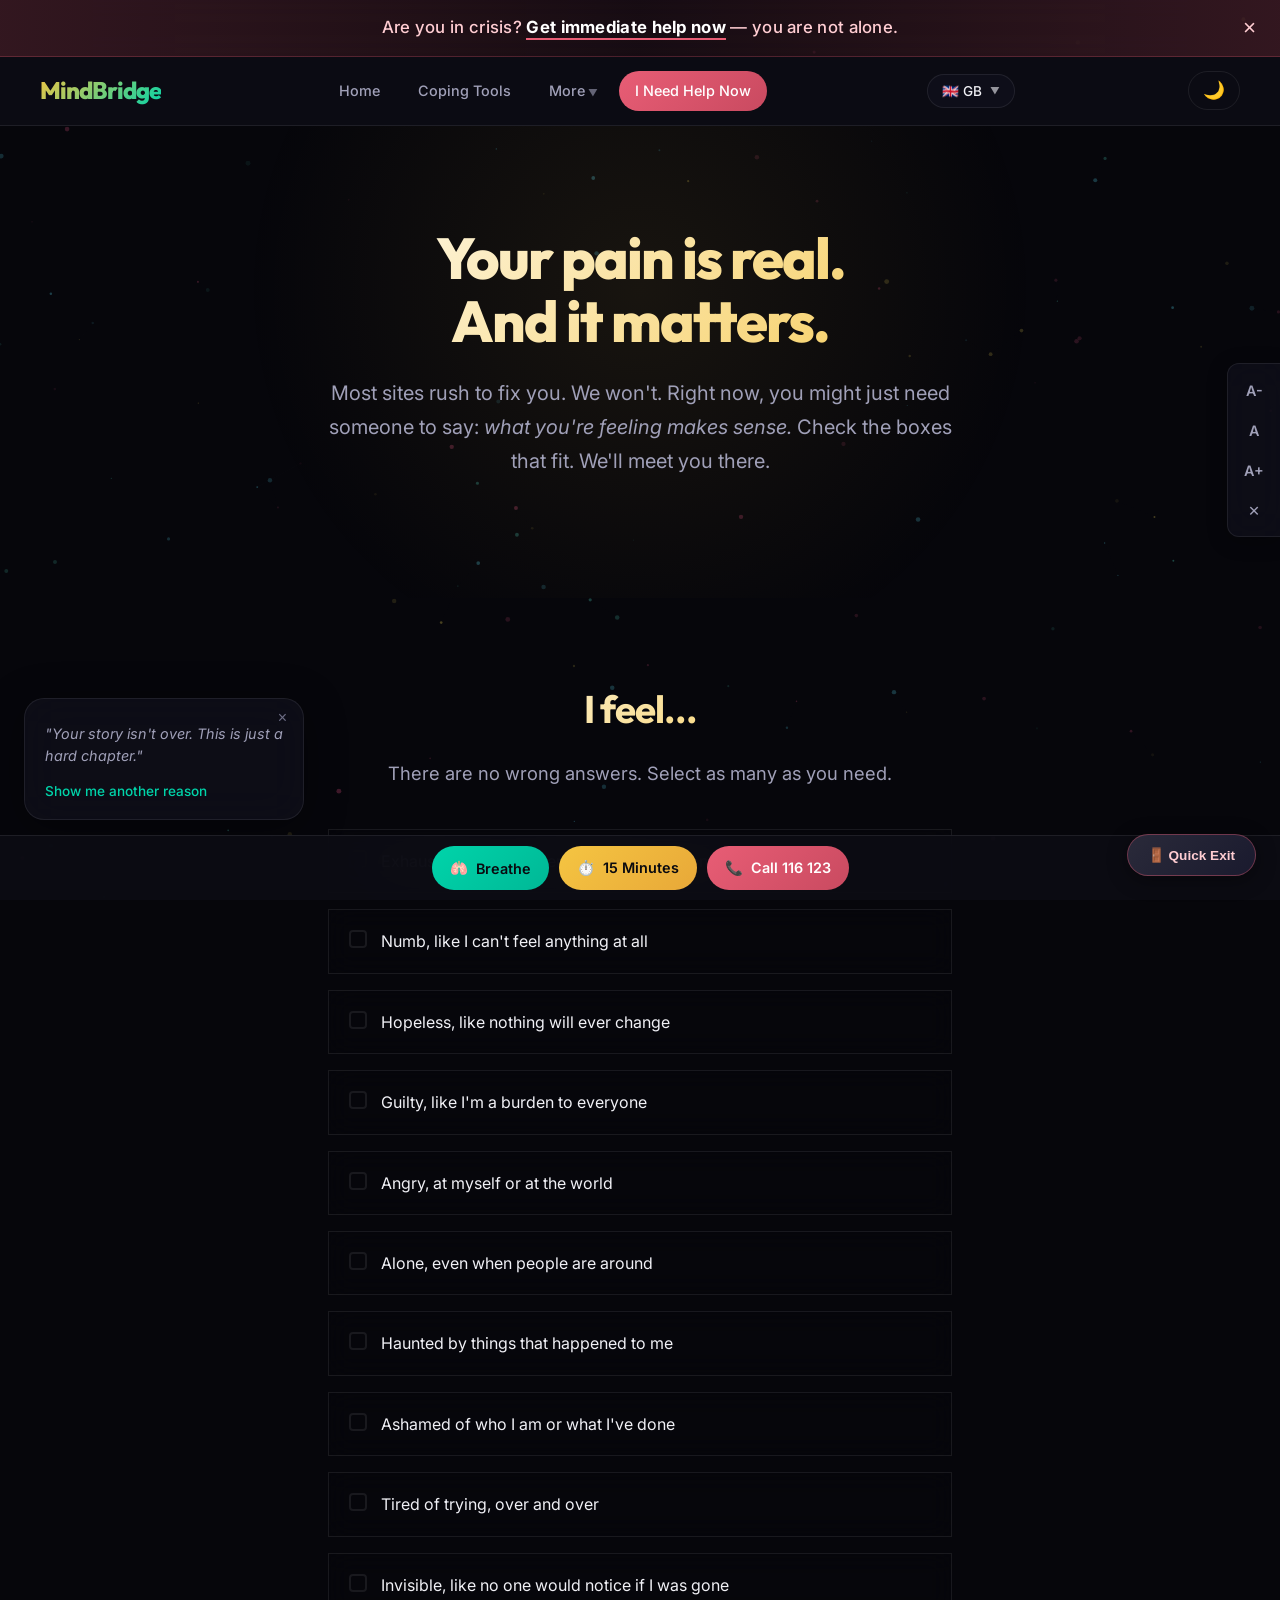
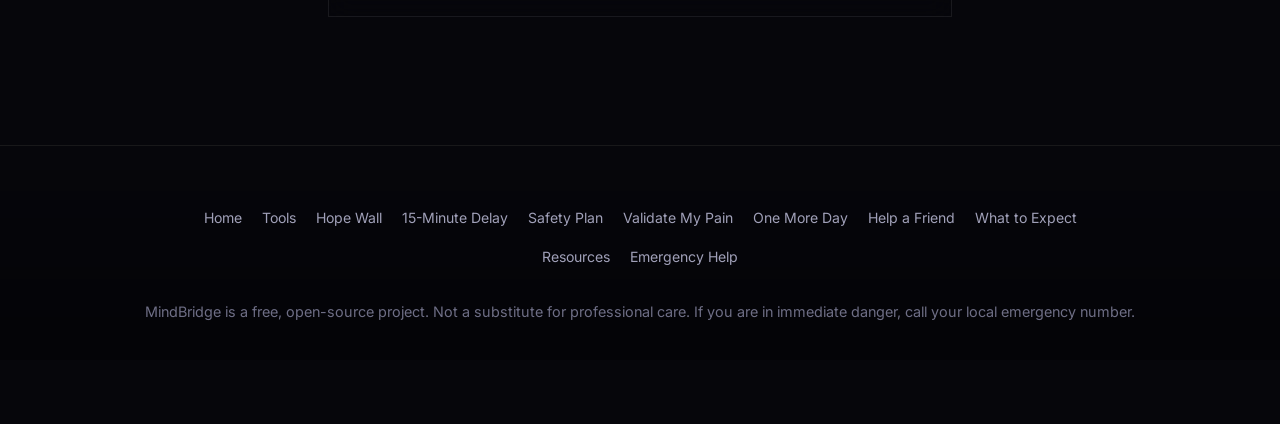
<file: validate.html>
<!DOCTYPE html>
<html lang="en">
<head>
  <meta charset="UTF-8">
  <meta name="viewport" content="width=device-width, initial-scale=1.0">
  <title>Your Pain Is Real — MindBridge</title>
  <meta name="description" content="Whatever you are feeling right now makes sense. You don't have to justify your pain.">
  <link rel="stylesheet" href="style.css?v=2">
  <link rel="manifest" href="manifest.json">
  <meta name="theme-color" content="#0c0c14" id="themeColorMeta">
</head>
<body>

  <canvas id="particle-canvas"></canvas>

  <div class="urgent-banner" role="alert">
    Are you in crisis? <a href="help-now.html">Get immediate help now</a> — you are not alone.
  </div>

  <nav class="nav">
    <div class="nav-inner">
      <a href="index.html" class="nav-logo">MindBridge</a>
      <ul class="nav-links" id="navLinks">
        <li><a href="index.html">Home</a></li>
        <li><a href="tools.html">Coping Tools</a></li>
        <li class="nav-dropdown">
          <a href="#" onclick="event.preventDefault()">More</a>
          <ul class="nav-dropdown-menu">
            <li><a href="hope-wall.html">Hope Wall</a></li>
            <li><a href="timer.html">15-Minute Delay</a></li>
            <li><a href="safety-plan.html">Safety Plan</a></li>
            <li><a href="validate.html">Validate My Pain</a></li>
            <li><a href="one-more-day.html">One More Day</a></li>
            <li><a href="help-a-friend.html">Help a Friend</a></li>
            <li><a href="what-to-expect.html">What to Expect</a></li>
            <li><a href="after-care.html">After the Crisis</a></li>
            <li><a href="resources.html">Crisis Resources</a></li>
          </ul>
        </li>
        <li class="nav-urgent"><a href="help-now.html">I Need Help Now</a></li>
      </ul>
      <button class="theme-toggle" aria-label="Toggle theme">🌙</button>
      <button class="mobile-menu-btn" onclick="document.getElementById('navLinks').classList.toggle('open')" aria-label="Menu">☰</button>
    </div>
  </nav>

  <header class="hero">
    <div class="container">
      <h1>Your pain is real.<br>And it matters.</h1>
      <p>Most sites rush to fix you. We won't. Right now, you might just need someone to say: <em>what you're feeling makes sense.</em> Check the boxes that fit. We'll meet you there.</p>
    </div>
  </header>

  <section class="section">
    <div class="container" style="max-width:680px;">

      <div class="text-center reveal" style="margin-bottom:40px;">
        <h2 class="section-title">I feel...</h2>
        <p class="section-subtitle" style="margin:0 auto;">There are no wrong answers. Select as many as you need.</p>
      </div>

      <div class="validate-list" id="validateList">

        <label class="validate-item reveal">
          <input type="checkbox" class="validate-check" data-response="Exhaustion from fighting invisible battles is one of the heaviest burdens a person can carry. It makes sense that you feel this way.">
          <span class="validate-text">Exhausted, like I've been fighting for too long</span>
          <span class="validate-reply"></span>
        </label>

        <label class="validate-item reveal">
          <input type="checkbox" class="validate-check" data-response="Numbness is not emptiness — it's your mind protecting you from pain that feels too big to hold. It makes sense.">
          <span class="validate-text">Numb, like I can't feel anything at all</span>
          <span class="validate-reply"></span>
        </label>

        <label class="validate-item reveal">
          <input type="checkbox" class="validate-check" data-response="When the future looks like more of the same pain, hopelessness is a rational response. Your brain is trying to protect you from disappointment. It makes sense.">
          <span class="validate-text">Hopeless, like nothing will ever change</span>
          <span class="validate-reply"></span>
        </label>

        <label class="validate-item reveal">
          <input type="checkbox" class="validate-check" data-response="Guilt is often misplaced responsibility. You are carrying weight that was never yours to hold. It makes sense that you feel this way.">
          <span class="validate-text">Guilty, like I'm a burden to everyone</span>
          <span class="validate-reply"></span>
        </label>

        <label class="validate-item reveal">
          <input type="checkbox" class="validate-check" data-response="Anger in crisis is often grief in disguise — grief for what you've lost, what was done to you, or what you never had. It makes sense.">
          <span class="validate-text">Angry, at myself or at the world</span>
          <span class="validate-reply"></span>
        </label>

        <label class="validate-item reveal">
          <input type="checkbox" class="validate-check" data-response="Isolation is both a cause and effect of pain. When connection hurts, retreating is self-protection. It makes sense.">
          <span class="validate-text">Alone, even when people are around</span>
          <span class="validate-reply"></span>
        </label>

        <label class="validate-item reveal">
          <input type="checkbox" class="validate-check" data-response="Trauma doesn't live in the past — it lives in your nervous system right now. Flashbacks, fear, and hypervigilance are real and valid. It makes sense.">
          <span class="validate-text">Haunted by things that happened to me</span>
          <span class="validate-reply"></span>
        </label>

        <label class="validate-item reveal">
          <input type="checkbox" class="validate-check" data-response="Shame is a liar. It tells you that you are fundamentally wrong, when in reality you are a person responding to real pain. It makes sense that you feel this way.">
          <span class="validate-text">Ashamed of who I am or what I've done</span>
          <span class="validate-reply"></span>
        </label>

        <label class="validate-item reveal">
          <input type="checkbox" class="validate-check" data-response="When every day requires the same impossible effort, of course you feel tired. Your strength has been taxed beyond its limits. It makes sense.">
          <span class="validate-text">Tired of trying, over and over</span>
          <span class="validate-reply"></span>
        </label>

        <label class="validate-item reveal">
          <input type="checkbox" class="validate-check" data-response="Being unseen is its own form of violence. Your existence, your story, and your pain deserve witness. It makes sense that you feel this way.">
          <span class="validate-text">Invisible, like no one would notice if I was gone</span>
          <span class="validate-reply"></span>
        </label>

      </div>

      <div class="text-center reveal" style="margin-top:48px;">
        <div class="glass-card" id="validateSummary" style="display:none; background:rgba(255,255,255,0.04); border-color:rgba(255,255,255,0.08);">
          <h3 style="margin-bottom:16px; color:var(--accent-warm);">You are seen.</h3>
          <p style="color:var(--text-secondary);">
            Every box you checked represents a real, valid, human experience. You didn't invent these feelings — they are responses to real circumstances, real losses, real pain. You don't have to be fixed right now. You just have to be here.
          </p>
          <div style="margin-top:28px; display:flex; gap:12px; justify-content:center; flex-wrap:wrap;">
            <a href="tools.html" class="btn btn-primary">Try a Coping Tool</a>
            <a href="one-more-day.html" class="btn btn-outline">Make a Small Promise</a>
            <a href="help-now.html" class="btn btn-urgent">Talk to Someone Now</a>
          </div>
        </div>
      </div>

    </div>
  </section>

  <div class="calm-space" id="calmSpace">
    <button class="close-btn" id="closeCalmSpace">Close Calm Space</button>
    <div class="calm-orb" id="calmOrb">Breathe</div>
    <p class="calm-text" id="calmText">Breathe in slowly...</p>
  </div>

  <button class="emergency-exit" id="emergencyExit" title="Quickly leave this site">🚪 Quick Exit</button>

  <footer class="footer">
    <div class="footer-links">
      <a href="index.html">Home</a>
      <a href="tools.html">Tools</a>
      <a href="hope-wall.html">Hope Wall</a>
      <a href="timer.html">15-Minute Delay</a>
      <a href="safety-plan.html">Safety Plan</a>
      <a href="validate.html">Validate My Pain</a>
      <a href="one-more-day.html">One More Day</a>
      <a href="help-a-friend.html">Help a Friend</a>
      <a href="what-to-expect.html">What to Expect</a>
      <a href="resources.html">Resources</a>
      <a href="help-now.html">Emergency Help</a>
    </div>
    <p>MindBridge is a free, open-source project. Not a substitute for professional care. If you are in immediate danger, call your local emergency number.</p>
  </footer>

  <!-- Crisis Quick-Actions Bar -->
  <div class="crisis-bar">
    <button class="crisis-bar-btn breathe" onclick="if(window.toggleCalmSpace)toggleCalmSpace()">🫁 <span class="label">Breathe</span></button>
    <a href="timer.html" class="crisis-bar-btn delay">⏱️ <span class="label">15 Minutes</span></a>
    <a href="tel:988" class="crisis-bar-btn call">📞 <span class="label">Call 988</span></a>
  </div>

  <!-- Hold On Widget -->
  <div class="hold-on-widget">
    <button class="close-widget" aria-label="Close widget">×</button>
    <div class="streak"></div>
    <div class="hope-snippet"></div>
    <button class="hope-btn">Show me another reason</button>
  </div>

  <!-- Accessibility Controls -->
  <div class="a11y-bar">
    <button class="a11y-btn" data-font="small" title="Small font">A-</button>
    <button class="a11y-btn" data-font="normal" title="Normal font">A</button>
    <button class="a11y-btn" data-font="large" title="Large font">A+</button>
    <button class="a11y-btn" data-motion title="Toggle animations">✕</button>
  </div>

  <script src="app.js?v=2"></script>
  <script>
    if ('serviceWorker' in navigator) {
      navigator.serviceWorker.register('sw.js').catch(() => {});
    }
  </script>
  <script>
    // Validate page specific
    document.querySelectorAll('.validate-check').forEach(box => {
      box.addEventListener('change', () => {
        const item = box.closest('.validate-item');
        const reply = item.querySelector('.validate-reply');
        if (box.checked) {
          item.classList.add('checked');
          reply.textContent = box.dataset.response;
          reply.style.display = 'block';
        } else {
          item.classList.remove('checked');
          reply.style.display = 'none';
          reply.textContent = '';
        }
        const any = document.querySelectorAll('.validate-check:checked').length > 0;
        document.getElementById('validateSummary').style.display = any ? 'block' : 'none';
      });
    });
  </script>
</body>
</html>
</file>
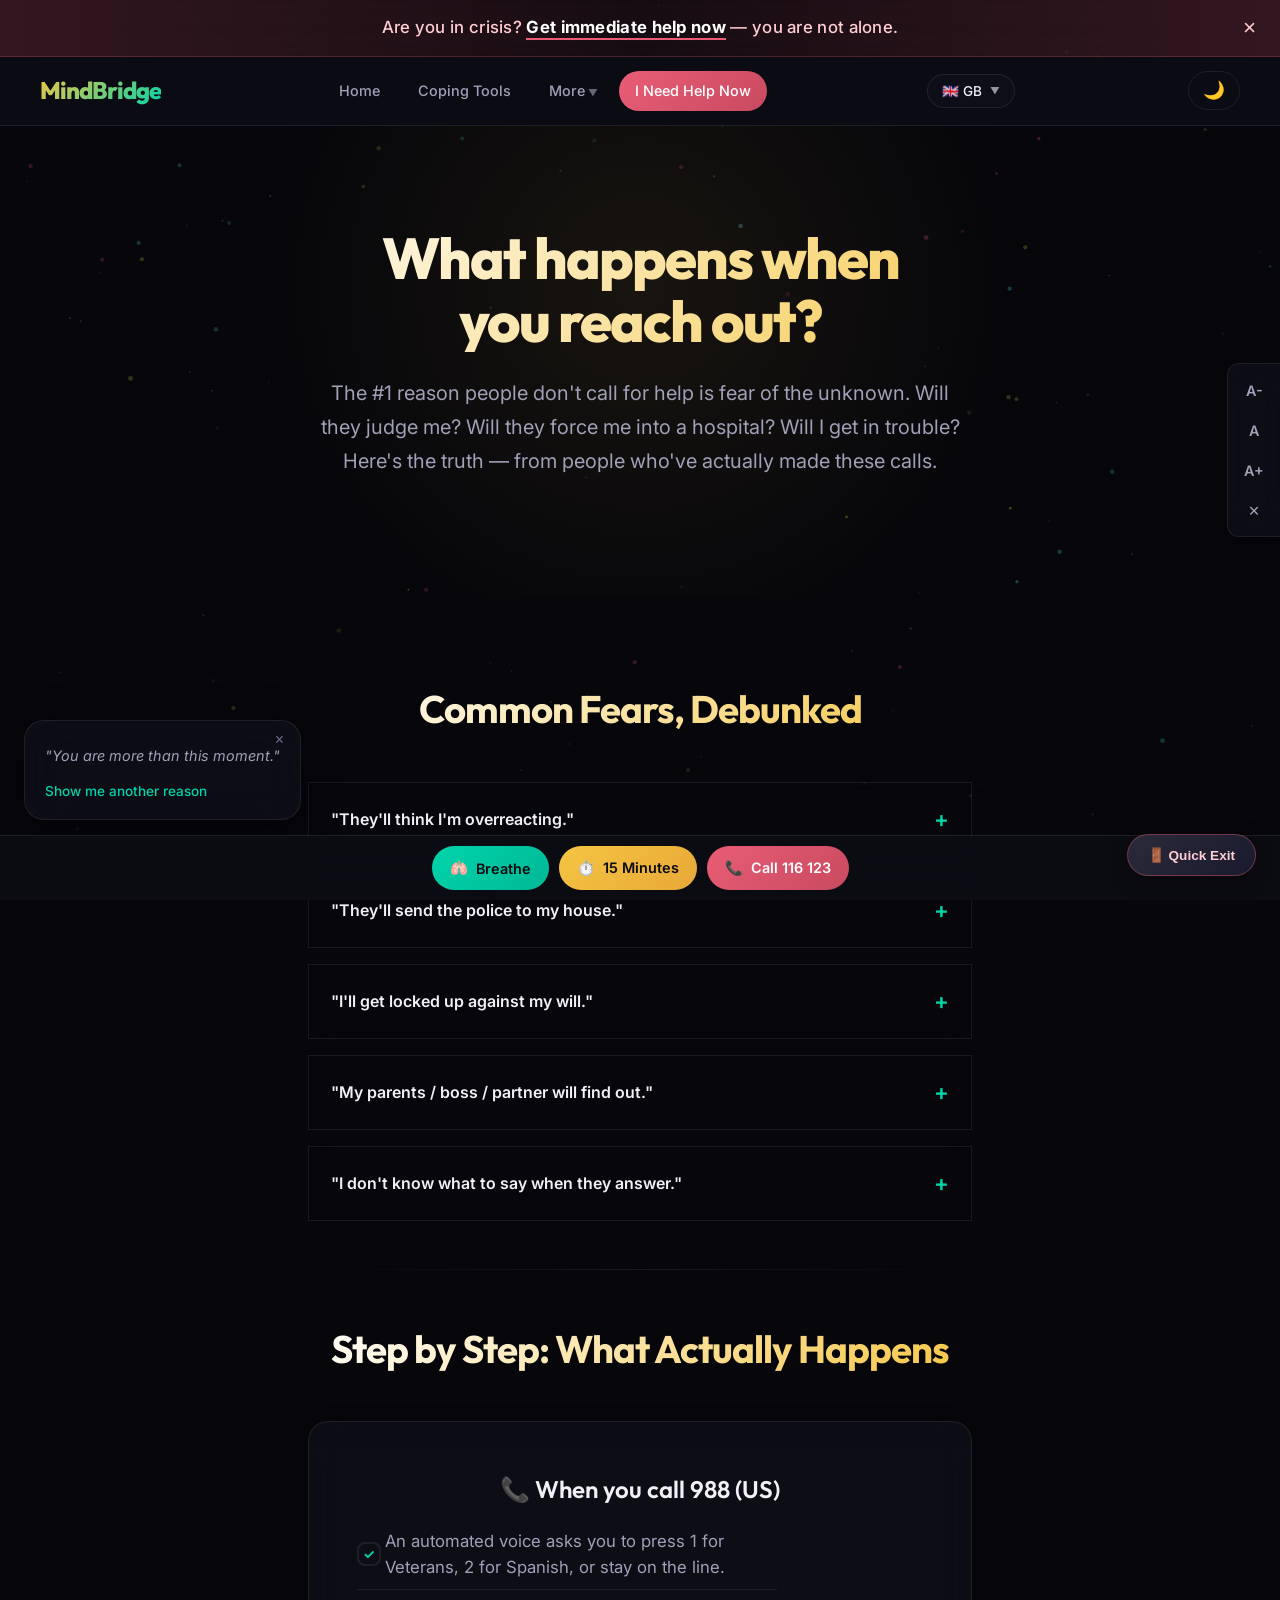
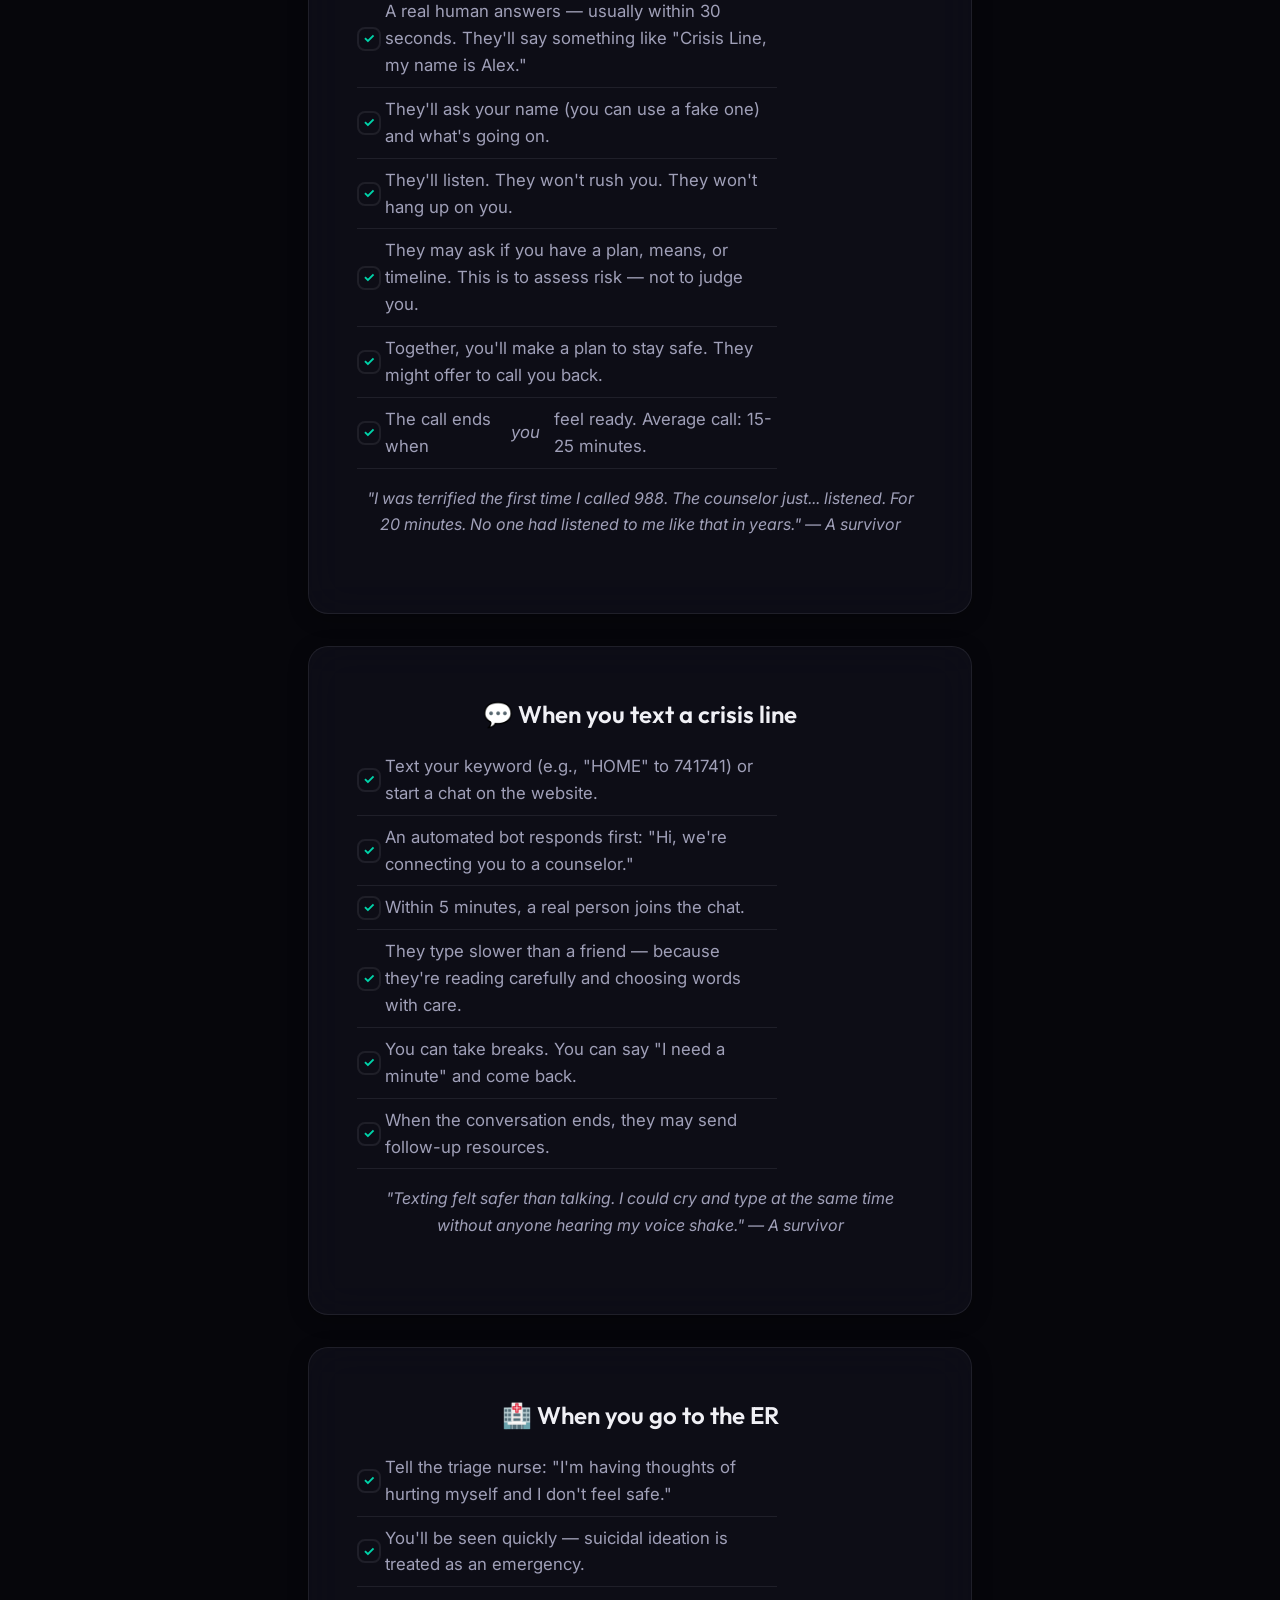
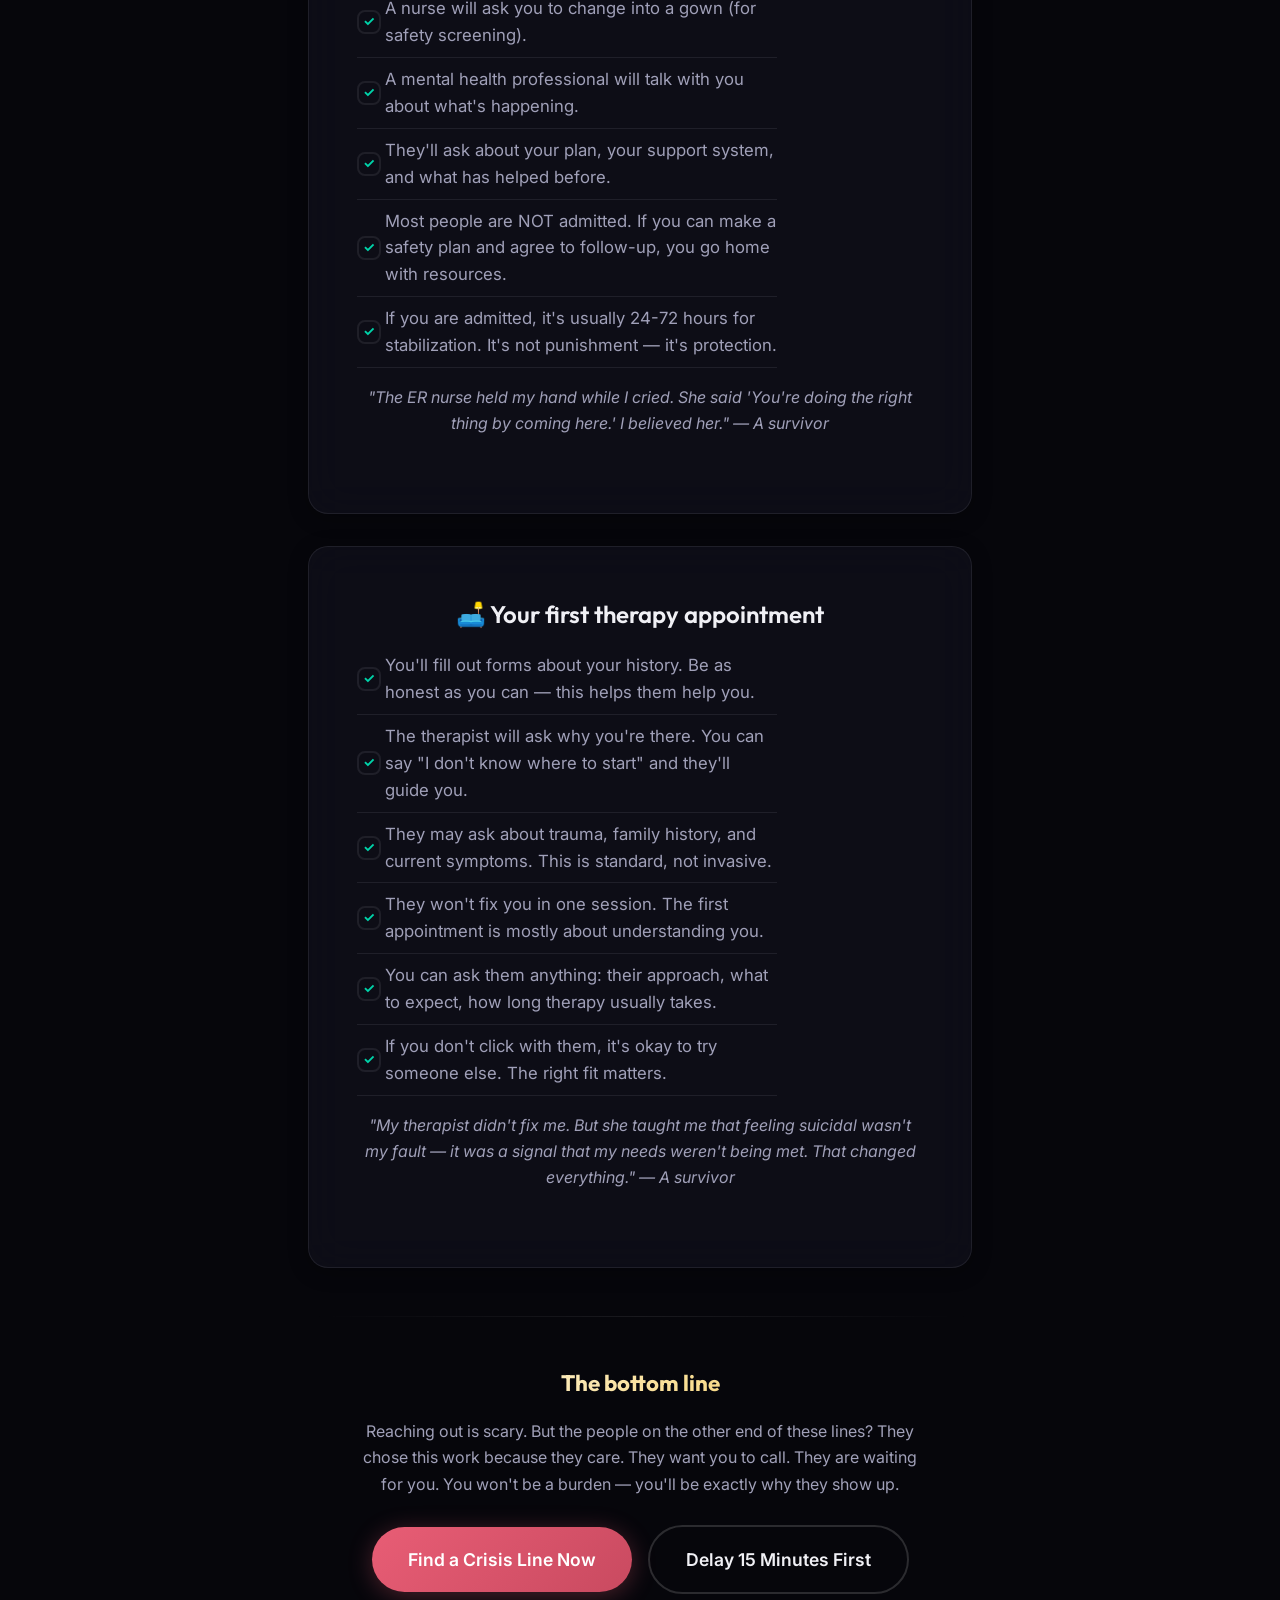
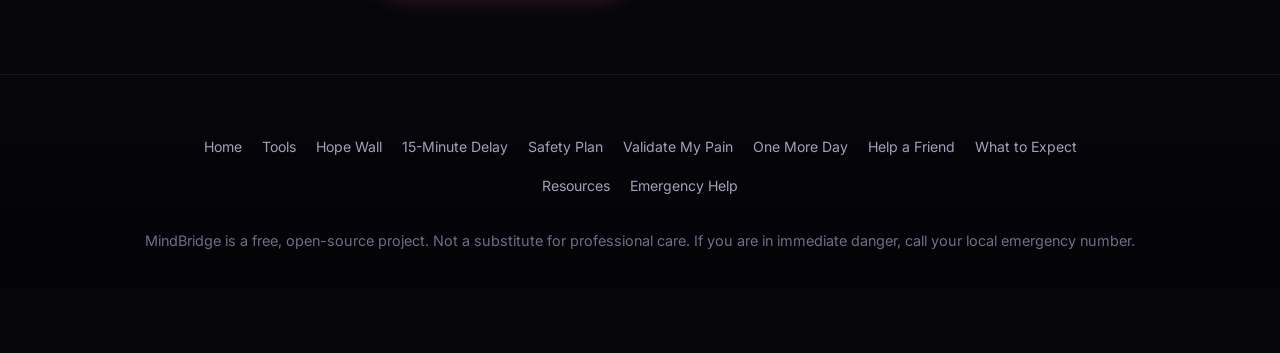
<file: what-to-expect.html>
<!DOCTYPE html>
<html lang="en">
<head>
  <meta charset="UTF-8">
  <meta name="viewport" content="width=device-width, initial-scale=1.0">
  <title>What to Expect — MindBridge</title>
  <meta name="description" content="Fear of the unknown stops people from reaching out. Here's exactly what happens when you call 988, text a crisis line, or go to the ER.">
  <link rel="stylesheet" href="style.css?v=2">
  <link rel="manifest" href="manifest.json">
  <meta name="theme-color" content="#0c0c14" id="themeColorMeta">
</head>
<body>

  <canvas id="particle-canvas"></canvas>

  <div class="urgent-banner" role="alert">
    Are you in crisis? <a href="help-now.html">Get immediate help now</a> — you are not alone.
  </div>

  <nav class="nav">
    <div class="nav-inner">
      <a href="index.html" class="nav-logo">MindBridge</a>
      <ul class="nav-links" id="navLinks">
        <li><a href="index.html">Home</a></li>
        <li><a href="tools.html">Coping Tools</a></li>
        <li class="nav-dropdown">
          <a href="#" onclick="event.preventDefault()">More</a>
          <ul class="nav-dropdown-menu">
            <li><a href="hope-wall.html">Hope Wall</a></li>
            <li><a href="timer.html">15-Minute Delay</a></li>
            <li><a href="safety-plan.html">Safety Plan</a></li>
            <li><a href="validate.html">Validate My Pain</a></li>
            <li><a href="one-more-day.html">One More Day</a></li>
            <li><a href="help-a-friend.html">Help a Friend</a></li>
            <li><a href="what-to-expect.html">What to Expect</a></li>
            <li><a href="after-care.html">After the Crisis</a></li>
            <li><a href="resources.html">Crisis Resources</a></li>
          </ul>
        </li>
        <li class="nav-urgent"><a href="help-now.html">I Need Help Now</a></li>
      </ul>
      <button class="theme-toggle" aria-label="Toggle theme">🌙</button>
      <button class="mobile-menu-btn" onclick="document.getElementById('navLinks').classList.toggle('open')" aria-label="Menu">☰</button>
    </div>
  </nav>

  <header class="hero">
    <div class="container">
      <h1>What happens when<br>you reach out?</h1>
      <p>The #1 reason people don't call for help is fear of the unknown. Will they judge me? Will they force me into a hospital? Will I get in trouble? Here's the truth — from people who've actually made these calls.</p>
    </div>
  </header>

  <section class="section">
    <div class="container" style="max-width:720px;">

      <div class="text-center reveal" style="margin-bottom:40px;">
        <h2 class="section-title">Common Fears, Debunked</h2>
      </div>

      <div class="faq-item reveal">
        <div class="faq-question">"They'll think I'm overreacting."</div>
        <div class="faq-answer">
          <p>Crisis counselors hear everything from "I'm having a bad day" to "I'm about to act on my plan." There is no threshold for "bad enough." If you're struggling, you deserve support. Period.</p>
        </div>
      </div>

      <div class="faq-item reveal">
        <div class="faq-question">"They'll send the police to my house."</div>
        <div class="faq-answer">
          <p>For text and chat lines (Crisis Text Line, etc.), this almost never happens unless you explicitly say you are in immediate danger and can't stay safe. For 988, counselors prioritize keeping you safe voluntarily. Police involvement is a last resort, not a first response.</p>
        </div>
      </div>

      <div class="faq-item reveal">
        <div class="faq-question">"I'll get locked up against my will."</div>
        <div class="faq-answer">
          <p>Involuntary hospitalization is rare and only happens when there is an <em>immediate</em> risk you can't contract for safety. Most of the time, crisis lines help you make a safety plan and connect you to outpatient care. You have more control than you think.</p>
        </div>
      </div>

      <div class="faq-item reveal">
        <div class="faq-question">"My parents / boss / partner will find out."</div>
        <div class="faq-answer">
          <p>Crisis lines are confidential. For adults, they don't contact your family or employer. For minors, mandatory reporting varies by state, but the counselor will tell you upfront if they need to report. You can ask before sharing anything.</p>
        </div>
      </div>

      <div class="faq-item reveal">
        <div class="faq-question">"I don't know what to say when they answer."</div>
        <div class="faq-answer">
          <p>You can literally say "I don't know what to say." The counselor will guide you. You don't need to have a script. You don't need to explain everything. Just showing up on the call is enough.</p>
        </div>
      </div>

      <div class="divider"></div>

      <div class="text-center reveal" style="margin-bottom:40px;">
        <h2 class="section-title">Step by Step: What Actually Happens</h2>
      </div>

      <div class="tool-panel reveal">
        <h3>📞 When you call 988 (US)</h3>
        <ol class="checklist">
          <li>An automated voice asks you to press 1 for Veterans, 2 for Spanish, or stay on the line.</li>
          <li>A real human answers — usually within 30 seconds. They'll say something like "Crisis Line, my name is Alex."</li>
          <li>They'll ask your name (you can use a fake one) and what's going on.</li>
          <li>They'll listen. They won't rush you. They won't hang up on you.</li>
          <li>They may ask if you have a plan, means, or timeline. This is to assess risk — not to judge you.</li>
          <li>Together, you'll make a plan to stay safe. They might offer to call you back.</li>
          <li>The call ends when <em>you</em> feel ready. Average call: 15-25 minutes.</li>
        </ol>
        <p style="color:var(--text-secondary); margin-top:16px;"><em>"I was terrified the first time I called 988. The counselor just... listened. For 20 minutes. No one had listened to me like that in years." — A survivor</em></p>
      </div>

      <div class="tool-panel reveal">
        <h3>💬 When you text a crisis line</h3>
        <ol class="checklist">
          <li>Text your keyword (e.g., "HOME" to 741741) or start a chat on the website.</li>
          <li>An automated bot responds first: "Hi, we're connecting you to a counselor."</li>
          <li>Within 5 minutes, a real person joins the chat.</li>
          <li>They type slower than a friend — because they're reading carefully and choosing words with care.</li>
          <li>You can take breaks. You can say "I need a minute" and come back.</li>
          <li>When the conversation ends, they may send follow-up resources.</li>
        </ol>
        <p style="color:var(--text-secondary); margin-top:16px;"><em>"Texting felt safer than talking. I could cry and type at the same time without anyone hearing my voice shake." — A survivor</em></p>
      </div>

      <div class="tool-panel reveal">
        <h3>🏥 When you go to the ER</h3>
        <ol class="checklist">
          <li>Tell the triage nurse: "I'm having thoughts of hurting myself and I don't feel safe."</li>
          <li>You'll be seen quickly — suicidal ideation is treated as an emergency.</li>
          <li>A nurse will ask you to change into a gown (for safety screening).</li>
          <li>A mental health professional will talk with you about what's happening.</li>
          <li>They'll ask about your plan, your support system, and what has helped before.</li>
          <li>Most people are NOT admitted. If you can make a safety plan and agree to follow-up, you go home with resources.</li>
          <li>If you are admitted, it's usually 24-72 hours for stabilization. It's not punishment — it's protection.</li>
        </ol>
        <p style="color:var(--text-secondary); margin-top:16px;"><em>"The ER nurse held my hand while I cried. She said 'You're doing the right thing by coming here.' I believed her." — A survivor</em></p>
      </div>

      <div class="tool-panel reveal">
        <h3>🛋️ Your first therapy appointment</h3>
        <ol class="checklist">
          <li>You'll fill out forms about your history. Be as honest as you can — this helps them help you.</li>
          <li>The therapist will ask why you're there. You can say "I don't know where to start" and they'll guide you.</li>
          <li>They may ask about trauma, family history, and current symptoms. This is standard, not invasive.</li>
          <li>They won't fix you in one session. The first appointment is mostly about understanding you.</li>
          <li>You can ask them anything: their approach, what to expect, how long therapy usually takes.</li>
          <li>If you don't click with them, it's okay to try someone else. The right fit matters.</li>
        </ol>
        <p style="color:var(--text-secondary); margin-top:16px;"><em>"My therapist didn't fix me. But she taught me that feeling suicidal wasn't my fault — it was a signal that my needs weren't being met. That changed everything." — A survivor</em></p>
      </div>

      <div class="divider"></div>

      <div class="text-center reveal">
        <h3 style="font-size:1.4rem; margin-bottom:16px; background:linear-gradient(135deg,#fff,var(--accent-warm)); -webkit-background-clip:text; -webkit-text-fill-color:transparent; background-clip:text;">The bottom line</h3>
        <p style="color:var(--text-secondary); max-width:560px; margin:0 auto 28px;">
          Reaching out is scary. But the people on the other end of these lines? They chose this work because they care. They want you to call. They are waiting for you. You won't be a burden — you'll be exactly why they show up.
        </p>
        <a href="help-now.html" class="btn btn-urgent btn-large">Find a Crisis Line Now</a>
        <a href="timer.html" class="btn btn-outline btn-large" style="margin-left:12px;">Delay 15 Minutes First</a>
      </div>

    </div>
  </section>

  <div class="calm-space" id="calmSpace">
    <button class="close-btn" id="closeCalmSpace">Close Calm Space</button>
    <div class="calm-orb" id="calmOrb">Breathe</div>
    <p class="calm-text" id="calmText">Breathe in slowly...</p>
  </div>

  <button class="emergency-exit" id="emergencyExit" title="Quickly leave this site">🚪 Quick Exit</button>

  <footer class="footer">
    <div class="footer-links">
      <a href="index.html">Home</a>
      <a href="tools.html">Tools</a>
      <a href="hope-wall.html">Hope Wall</a>
      <a href="timer.html">15-Minute Delay</a>
      <a href="safety-plan.html">Safety Plan</a>
      <a href="validate.html">Validate My Pain</a>
      <a href="one-more-day.html">One More Day</a>
      <a href="help-a-friend.html">Help a Friend</a>
      <a href="what-to-expect.html">What to Expect</a>
      <a href="resources.html">Resources</a>
      <a href="help-now.html">Emergency Help</a>
    </div>
    <p>MindBridge is a free, open-source project. Not a substitute for professional care. If you are in immediate danger, call your local emergency number.</p>
  </footer>

  <!-- Crisis Quick-Actions Bar -->
  <div class="crisis-bar">
    <button class="crisis-bar-btn breathe" onclick="if(window.toggleCalmSpace)toggleCalmSpace()">🫁 <span class="label">Breathe</span></button>
    <a href="timer.html" class="crisis-bar-btn delay">⏱️ <span class="label">15 Minutes</span></a>
    <a href="tel:988" class="crisis-bar-btn call">📞 <span class="label">Call 988</span></a>
  </div>

  <!-- Hold On Widget -->
  <div class="hold-on-widget">
    <button class="close-widget" aria-label="Close widget">×</button>
    <div class="streak"></div>
    <div class="hope-snippet"></div>
    <button class="hope-btn">Show me another reason</button>
  </div>

  <!-- Accessibility Controls -->
  <div class="a11y-bar">
    <button class="a11y-btn" data-font="small" title="Small font">A-</button>
    <button class="a11y-btn" data-font="normal" title="Normal font">A</button>
    <button class="a11y-btn" data-font="large" title="Large font">A+</button>
    <button class="a11y-btn" data-motion title="Toggle animations">✕</button>
  </div>

  <script src="app.js?v=2"></script>
  <script>
    if ('serviceWorker' in navigator) {
      navigator.serviceWorker.register('sw.js').catch(() => {});
    }
  </script>
  <script>
    // FAQ accordion
    document.querySelectorAll('.faq-question').forEach(q => {
      q.addEventListener('click', () => {
        const item = q.parentElement;
        item.classList.toggle('open');
      });
    });
  </script>
</body>
</html>
</file>
<file: style.css>
@import url('https://fonts.googleapis.com/css2?family=Inter:wght@300;400;500;600&family=Outfit:wght@400;500;600;700;800&display=swap');

/* ===== MIND BRIDGE — Cinematic Future Theme ===== */
:root {
  --bg-deep: #06060b;
  --bg-surface: #0c0c14;
  --bg-elevated: #12121e;
  --bg-glass: rgba(18, 18, 30, 0.65);
  --border-glass: rgba(255, 255, 255, 0.08);
  --border-glow: rgba(245, 197, 66, 0.25);

  --accent-warm: #f5c542;
  --accent-warm-soft: rgba(245, 197, 66, 0.15);
  --accent-teal: #00d4aa;
  --accent-teal-soft: rgba(0, 212, 170, 0.12);
  --accent-cyan: #00b4d8;
  --accent-cyan-soft: rgba(0, 180, 216, 0.12);
  --accent-rose: #e85d75;
  --accent-rose-soft: rgba(232, 93, 117, 0.12);

  --text-primary: #f0f0f5;
  --text-secondary: #a0a0b8;
  --text-muted: #6e6e85;

  --font-display: 'Outfit', 'Segoe UI', system-ui, -apple-system, sans-serif;
  --radius: 20px;
  --radius-sm: 12px;
  --radius-pill: 100px;

  --shadow-sm: 0 4px 20px rgba(0,0,0,0.3);
  --shadow-md: 0 8px 40px rgba(0,0,0,0.4);
  --shadow-glow-warm: 0 0 40px rgba(245, 197, 66, 0.15);
  --shadow-glow-teal: 0 0 40px rgba(0, 212, 170, 0.15);

  --transition-fast: 0.2s cubic-bezier(0.4,0,0.2,1);
  --transition-medium: 0.4s cubic-bezier(0.4,0,0.2,1);
  --transition-slow: 0.8s cubic-bezier(0.4,0,0.2,1);
}

[data-theme="light"] {
  --bg-deep: #f5f0e8;
  --bg-surface: #fffaf2;
  --bg-elevated: #ffffff;
  --bg-glass: rgba(255, 250, 242, 0.85);
  --border-glass: rgba(0, 0, 0, 0.08);
  --border-glow: rgba(200, 150, 40, 0.3);

  --text-primary: #1a1a2e;
  --text-secondary: #4a4a60;
  --text-muted: #7a7a90;

  --shadow-sm: 0 4px 20px rgba(0,0,0,0.08);
  --shadow-md: 0 8px 40px rgba(0,0,0,0.12);
  --shadow-glow-warm: 0 0 40px rgba(245, 197, 66, 0.2);
  --shadow-glow-teal: 0 0 40px rgba(0, 212, 170, 0.2);
}

*, *::before, *::after {
  box-sizing: border-box;
  margin: 0;
  padding: 0;
}

html {
  scroll-behavior: smooth;
}

body {
  font-family: 'Inter', system-ui, -apple-system, sans-serif;
  background: var(--bg-deep);
  color: var(--text-primary);
  line-height: 1.65;
  min-height: 100vh;
  overflow-x: hidden;
  -webkit-font-smoothing: antialiased;
}

h1, h2, h3, h4, h5, h6, .nav-logo, .stat-number, .timer-display, .streak-number {
  font-family: var(--font-display);
  font-weight: 700;
}

a {
  color: var(--accent-teal);
  text-decoration: none;
  transition: color var(--transition-fast);
}

a:hover {
  color: var(--accent-warm);
}

img { max-width: 100%; display: block; }

/* ===== Canvas Background ===== */
#particle-canvas {
  position: fixed;
  top: 0; left: 0;
  width: 100%; height: 100%;
  z-index: 0;
  pointer-events: none;
  opacity: 0.5;
}

/* ===== Urgent Banner ===== */
.urgent-banner {
  background: linear-gradient(90deg, rgba(232,93,117,0.2), rgba(232,93,117,0.08), rgba(232,93,117,0.2));
  backdrop-filter: blur(20px);
  border-bottom: 1px solid rgba(232,93,117,0.25);
  color: #ffcdd2;
  text-align: center;
  padding: 14px 24px;
  font-size: 1.05rem;
  font-weight: 500;
  position: sticky;
  top: 0;
  z-index: 1000;
  letter-spacing: 0.3px;
}

.urgent-banner a {
  color: #fff;
  text-decoration: none;
  font-weight: 700;
  border-bottom: 2px solid var(--accent-rose);
  padding-bottom: 1px;
}

/* ===== Navigation ===== */
.nav {
  background: rgba(12, 12, 20, 0.96);
  backdrop-filter: blur(32px);
  border-bottom: 1px solid var(--border-glass);
  padding: 0 32px;
  position: sticky;
  top: 48px;
  z-index: 9999;
  transition: all 0.4s cubic-bezier(0.25, 0.8, 0.25, 1);
}

.nav-inner {
  transition: all 0.4s cubic-bezier(0.25, 0.8, 0.25, 1);
}

.nav-logo, 
.nav-links,
.region-selector-container, 
.theme-toggle {
  transition: opacity 0.3s ease, transform 0.4s cubic-bezier(0.25, 0.8, 0.25, 1);
  opacity: 1;
  transform: translateX(0);
}

.nav.scrolled {
  background: transparent !important;
  backdrop-filter: none !important;
  border-bottom: none !important;
  box-shadow: none !important;
  pointer-events: none; /* Clicks pass through transparent empty space */
}

.nav.scrolled .nav-inner {
  justify-content: flex-end;
  padding-right: 0;
}

.nav.scrolled .nav-logo {
  opacity: 0 !important;
  transform: translateX(35px) !important;
  pointer-events: none;
}

.nav.scrolled .nav-links:not(.open) {
  opacity: 0 !important;
  transform: translateX(45px) !important;
  pointer-events: none;
}

.nav.scrolled .region-selector-container {
  opacity: 0 !important;
  transform: translateX(45px) !important;
  pointer-events: none;
}

.nav.scrolled .theme-toggle {
  opacity: 0 !important;
  transform: translateX(55px) !important;
  pointer-events: none;
}

/* Morph menu button into floating circle globally on scroll */
.nav.scrolled .mobile-menu-btn {
  display: flex !important; /* Force reveal on desktop scrolled */
  pointer-events: auto; /* Clickable */
  background: rgba(12, 12, 20, 0.9) !important;
  backdrop-filter: blur(20px) !important;
  border: 1px solid var(--border-glass) !important;
  box-shadow: 0 8px 32px rgba(0, 0, 0, 0.4) !important;
  width: 48px;
  height: 48px;
  border-radius: 50% !important;
  align-items: center;
  justify-content: center;
  font-size: 1.2rem;
  transform: scale(1.1) translate(-4px, 4px); /* Sleek floating FAB offset */
  transition: all 0.3s cubic-bezier(0.25, 0.8, 0.25, 1);
  color: var(--text-primary);
  cursor: pointer;
}

[data-theme="light"] .nav.scrolled .mobile-menu-btn {
  background: rgba(255, 250, 242, 0.9) !important;
  box-shadow: 0 8px 32px rgba(0, 0, 0, 0.08) !important;
}

/* Off-Canvas Drawer Style for all screen widths when open */
.nav-links.open {
  display: flex !important;
  position: fixed !important;
  top: 0 !important;
  right: 0 !important;
  width: 300px !important;
  height: 100vh !important;
  background: rgba(12, 12, 20, 0.98) !important;
  backdrop-filter: blur(32px) !important;
  box-shadow: -10px 0 35px rgba(0, 0, 0, 0.6) !important;
  z-index: 20000 !important; /* Stack drawer above sticky header */
  flex-direction: column !important;
  align-items: stretch !important;
  gap: 12px !important;
  padding: 80px 24px 24px !important;
  opacity: 1 !important;
  transform: translateX(0) !important;
  pointer-events: auto !important;
}

[data-theme="light"] .nav-links.open {
  background: rgba(255, 250, 242, 0.98) !important;
}

/* Close button inside drawer */
.drawer-close-btn {
  display: none;
  background: none;
  border: 1px solid var(--border-glass);
  color: var(--text-secondary);
  font-size: 1.5rem;
  cursor: pointer;
  width: 44px;
  height: 44px;
  border-radius: 50%;
  align-items: center;
  justify-content: center;
  position: absolute;
  top: 16px;
  right: 16px;
  transition: all var(--transition-fast);
}

.drawer-close-btn:hover {
  background: rgba(255,255,255,0.06);
  color: var(--text-primary);
  border-color: rgba(255,255,255,0.2);
}

.nav-links.open .drawer-close-btn {
  display: flex !important;
}

.nav-inner {
  max-width: 1200px;
  margin: 0 auto;
  display: flex;
  align-items: center;
  justify-content: space-between;
  height: 68px;
}

.nav-logo {
  font-size: 1.5rem;
  font-weight: 800;
  background: linear-gradient(135deg, var(--accent-warm), var(--accent-teal));
  -webkit-background-clip: text;
  -webkit-text-fill-color: transparent;
  background-clip: text;
  letter-spacing: -1px;
  white-space: nowrap;
  flex-shrink: 0;
}

.nav-links {
  display: flex;
  align-items: center;
  gap: 4px;
  list-style: none;
}

.nav-links a {
  padding: 8px 16px;
  border-radius: var(--radius-pill);
  font-weight: 500;
  font-size: 0.9rem;
  color: var(--text-secondary);
  transition: all var(--transition-fast);
  border: 1px solid transparent;
  white-space: nowrap;
  display: inline-block;
}

.nav-links a:hover {
  color: var(--text-primary);
  background: rgba(255,255,255,0.06);
  border-color: var(--border-glass);
}

.nav-links a.active {
  color: var(--accent-warm);
  background: var(--accent-warm-soft);
  border-color: rgba(245,197,66,0.2);
}

.nav-links .nav-urgent a {
  background: linear-gradient(135deg, var(--accent-rose), #c94a60);
  color: white;
  border: none;
}
.nav-links .nav-urgent a:hover {
  background: linear-gradient(135deg, #e85d75, #d4556a);
  color: white;
  box-shadow: 0 4px 20px rgba(232,93,117,0.3);
}

/* Dropdown */
.nav-dropdown {
  position: relative;
}

.nav-dropdown > a::after {
  content: ' ▼';
  font-size: 0.6rem;
  opacity: 0.6;
}

.nav-dropdown-menu {
  display: none;
  position: absolute;
  top: calc(100% + 8px);
  right: 0;
  min-width: 220px;
  background: rgba(18,18,30,0.95);
  backdrop-filter: blur(24px);
  border: 1px solid var(--border-glass);
  border-radius: var(--radius-sm);
  padding: 8px;
  list-style: none;
  z-index: 1000;
  box-shadow: var(--shadow-md);
}

.nav-dropdown-menu li a {
  display: block;
  padding: 10px 16px;
  border-radius: var(--radius-sm);
  font-size: 0.9rem;
}

.nav-dropdown:hover .nav-dropdown-menu,
.nav-dropdown:focus-within .nav-dropdown-menu {
  display: block;
}

.mobile-menu-btn {
  display: none;
  background: none;
  border: none;
  font-size: 1.5rem;
  cursor: pointer;
  color: var(--text-primary);
  padding: 8px;
  border-radius: var(--radius-sm);
}

.mobile-menu-btn:hover {
  background: rgba(255,255,255,0.06);
}

/* ===== Buttons ===== */
.btn {
  display: inline-flex;
  align-items: center;
  justify-content: center;
  gap: 10px;
  padding: 14px 28px;
  border-radius: var(--radius-pill);
  border: none;
  font-size: 1rem;
  font-weight: 600;
  font-family: inherit;
  cursor: pointer;
  transition: all var(--transition-fast);
  position: relative;
  overflow: hidden;
  text-decoration: none;
}

.btn::before {
  content: '';
  position: absolute;
  inset: 0;
  background: linear-gradient(135deg, transparent, rgba(255,255,255,0.15), transparent);
  transform: translateX(-100%);
  transition: transform 0.5s;
}

.btn:hover::before {
  transform: translateX(100%);
}

.btn:hover {
  transform: translateY(-2px);
}

.btn:focus-visible {
  outline: 2px solid var(--accent-warm);
  outline-offset: 3px;
}

.btn-primary {
  background: linear-gradient(135deg, var(--accent-warm), #e8a838);
  color: #0a0a0f;
  box-shadow: 0 4px 24px rgba(245,197,66,0.3);
}

.btn-primary:hover {
  box-shadow: 0 8px 40px rgba(245,197,66,0.4);
  transform: translateY(-2px);
}

.btn-urgent {
  background: linear-gradient(135deg, var(--accent-rose), #c94a60);
  color: white;
  box-shadow: 0 4px 24px rgba(232,93,117,0.3);
}

.btn-urgent:hover {
  box-shadow: 0 8px 40px rgba(232,93,117,0.4);
  transform: translateY(-2px);
}

.btn-outline {
  background: transparent;
  border: 2px solid rgba(255,255,255,0.15);
  color: var(--text-primary);
}

.btn-outline:hover {
  border-color: var(--accent-teal);
  color: var(--accent-teal);
  box-shadow: var(--shadow-glow-teal);
  transform: translateY(-2px);
}

.btn-teal {
  background: linear-gradient(135deg, var(--accent-teal), #00b896);
  color: #0a0a0f;
  box-shadow: 0 4px 24px rgba(0,212,170,0.3);
}

.btn-teal:hover {
  box-shadow: 0 8px 40px rgba(0,212,170,0.4);
}

.btn-large {
  padding: 18px 36px;
  font-size: 1.1rem;
  border-radius: var(--radius-pill);
}

/* ===== Layout ===== */
.container {
  max-width: 960px;
  margin: 0 auto;
  padding: 0 28px;
}

.container-wide {
  max-width: 1200px;
  margin: 0 auto;
  padding: 0 28px;
}

/* ===== Hero ===== */
.hero {
  position: relative;
  padding: 100px 0 80px;
  text-align: center;
  overflow: hidden;
}

.hero::before {
  content: '';
  position: absolute;
  top: -50%; left: 50%;
  transform: translateX(-50%);
  width: 800px; height: 800px;
  background: radial-gradient(circle, rgba(245,197,66,0.08) 0%, transparent 70%);
  border-radius: 50%;
  pointer-events: none;
  z-index: 0;
}

.hero .container {
  position: relative;
  z-index: 1;
}

.hero h1 {
  font-size: 3.6rem;
  font-weight: 800;
  line-height: 1.1;
  margin-bottom: 24px;
  background: linear-gradient(135deg, #fff 0%, var(--accent-warm) 100%);
  -webkit-background-clip: text;
  -webkit-text-fill-color: transparent;
  background-clip: text;
  letter-spacing: -2px;
}

.hero p {
  font-size: 1.25rem;
  color: var(--text-secondary);
  max-width: 640px;
  margin: 0 auto 40px;
  line-height: 1.7;
}

.hero-actions {
  display: flex;
  gap: 16px;
  justify-content: center;
  flex-wrap: wrap;
}

/* ===== Glass Cards ===== */
.glass-card {
  background: var(--bg-glass);
  backdrop-filter: blur(20px);
  border: 1px solid var(--border-glass);
  border-radius: var(--radius);
  padding: 36px;
  box-shadow: var(--shadow-sm);
  transition: all var(--transition-medium);
}

.glass-card:hover {
  border-color: var(--border-glow);
  box-shadow: var(--shadow-glow-warm), var(--shadow-md);
  transform: translateY(-4px);
}

.card-grid {
  display: grid;
  grid-template-columns: repeat(auto-fit, minmax(280px, 1fr));
  gap: 24px;
}

.feature-card {
  background: var(--bg-glass);
  backdrop-filter: blur(20px);
  border: 1px solid var(--border-glass);
  border-radius: var(--radius);
  padding: 32px 28px;
  transition: all var(--transition-medium);
  cursor: pointer;
  text-decoration: none;
  color: inherit;
  display: block;
  position: relative;
  overflow: hidden;
}

.feature-card::before {
  content: '';
  position: absolute;
  top: 0; left: 0; right: 0;
  height: 3px;
  background: linear-gradient(90deg, var(--accent-teal), var(--accent-cyan));
  opacity: 0;
  transition: opacity var(--transition-medium);
}

.feature-card:hover::before {
  opacity: 1;
}

.feature-card:hover {
  border-color: rgba(0,212,170,0.25);
  box-shadow: var(--shadow-glow-teal), var(--shadow-md);
  transform: translateY(-6px);
}

.feature-card.cat-urgent::before {
  background: linear-gradient(90deg, var(--accent-rose), #ff7b8a);
}

.feature-card.cat-urgent:hover {
  border-color: rgba(232,93,117,0.25);
  box-shadow: 0 8px 40px rgba(232,93,117,0.15), var(--shadow-md);
}

.feature-card.cat-warm::before {
  background: linear-gradient(90deg, var(--accent-warm), #ffd54f);
}

.feature-card.cat-warm:hover {
  border-color: rgba(245,197,66,0.25);
  box-shadow: var(--shadow-glow-warm), var(--shadow-md);
}

.feature-icon {
  width: 52px;
  height: 52px;
  border-radius: 14px;
  background: linear-gradient(135deg, var(--accent-teal-soft), var(--accent-cyan-soft));
  border: 1px solid rgba(0,212,170,0.2);
  display: flex;
  align-items: center;
  justify-content: center;
  font-size: 1.5rem;
  margin-bottom: 18px;
  transition: transform var(--transition-fast);
}

.feature-card.cat-urgent .feature-icon {
  background: linear-gradient(135deg, var(--accent-rose-soft), rgba(232,93,117,0.08));
  border-color: rgba(232,93,117,0.2);
}

.feature-card.cat-warm .feature-icon {
  background: linear-gradient(135deg, var(--accent-warm-soft), rgba(245,197,66,0.08));
  border-color: rgba(245,197,66,0.2);
}

.feature-card:hover .feature-icon {
  transform: scale(1.1) rotate(-3deg);
}

.feature-card h3 {
  font-size: 1.15rem;
  margin-bottom: 8px;
  color: var(--text-primary);
  font-weight: 600;
}

.feature-card p {
  color: var(--text-secondary);
  font-size: 0.92rem;
  line-height: 1.6;
}

/* Category Section Headers */
.category-header {
  display: flex;
  align-items: center;
  gap: 12px;
  margin-bottom: 24px;
}

.category-header .cat-dot {
  width: 10px;
  height: 10px;
  border-radius: 50%;
  background: var(--accent-teal);
  box-shadow: 0 0 10px var(--accent-teal);
}

.category-header .cat-dot.urgent { background: var(--accent-rose); box-shadow: 0 0 10px var(--accent-rose); }
.category-header .cat-dot.warm { background: var(--accent-warm); box-shadow: 0 0 10px var(--accent-warm); }

.category-header h3 {
  font-size: 0.85rem;
  font-weight: 600;
  text-transform: uppercase;
  letter-spacing: 0.15em;
  color: var(--text-muted);
}

/* ===== Sections ===== */
.section {
  padding: 80px 0;
  position: relative;
  z-index: 1;
}

.section-title {
  font-size: 2.4rem;
  font-weight: 700;
  margin-bottom: 16px;
  background: linear-gradient(135deg, #fff, var(--accent-warm));
  -webkit-background-clip: text;
  -webkit-text-fill-color: transparent;
  background-clip: text;
  letter-spacing: -1px;
}

.section-subtitle {
  color: var(--text-secondary);
  font-size: 1.15rem;
  line-height: 1.7;
  max-width: 640px;
}

.section-header {
  text-align: center;
  max-width: 700px;
  margin: 0 auto 56px;
}

.bg-alt {
  background: linear-gradient(180deg, transparent 0%, rgba(0,212,170,0.03) 50%, transparent 100%);
}

.bg-warm {
  background: linear-gradient(180deg, transparent 0%, rgba(245,197,66,0.03) 50%, transparent 100%);
}

/* ===== Reveal Animations ===== */
.reveal {
  opacity: 0;
  transform: translateY(30px);
  transition: all var(--transition-slow);
}

.reveal.visible {
  opacity: 1;
  transform: translateY(0);
}

/* ===== Glow Quote Block ===== */
.quote-block {
  background: linear-gradient(135deg, rgba(245,197,66,0.08), rgba(0,212,170,0.06));
  border: 1px solid rgba(245,197,66,0.15);
  border-radius: var(--radius);
  padding: 48px 40px;
  text-align: center;
  position: relative;
  overflow: hidden;
}

.quote-block::before {
  content: '';
  position: absolute;
  top: -50%; left: -50%;
  width: 200%; height: 200%;
  background: radial-gradient(circle, rgba(245,197,66,0.06) 0%, transparent 50%);
  animation: pulse-glow 6s ease-in-out infinite;
  pointer-events: none;
}

@keyframes pulse-glow {
  0%, 100% { opacity: 0.5; transform: scale(1); }
  50% { opacity: 1; transform: scale(1.1); }
}

.quote-block p {
  position: relative;
  z-index: 1;
  font-size: 1.5rem;
  font-style: italic;
  line-height: 1.5;
  color: #fff;
}

/* ===== Tool Panels ===== */
.tool-panel {
  background: var(--bg-glass);
  backdrop-filter: blur(20px);
  border: 1px solid var(--border-glass);
  border-radius: var(--radius);
  padding: 48px;
  box-shadow: var(--shadow-sm);
  margin-bottom: 32px;
  text-align: center;
  position: relative;
  overflow: hidden;
}

.tool-panel h3 {
  font-size: 1.5rem;
  margin-bottom: 10px;
  color: var(--text-primary);
  font-weight: 600;
}

.tool-panel > p {
  color: var(--text-secondary);
  margin-bottom: 28px;
}

/* Breathing */
.breathing-container {
  display: flex;
  justify-content: center;
  align-items: center;
  height: 260px;
  position: relative;
}

.breathing-orbit {
  position: absolute;
  width: 220px; height: 220px;
  border-radius: 50%;
  border: 1px solid rgba(0,212,170,0.15);
  animation: orbit-spin 20s linear infinite;
}

.breathing-orbit::before,
.breathing-orbit::after {
  content: '';
  position: absolute;
  border-radius: 50%;
  border: 1px solid rgba(0,212,170,0.1);
}

.breathing-orbit::before { width: 180px; height: 180px; top: 20px; left: 20px; }
.breathing-orbit::after { width: 260px; height: 260px; top: -20px; left: -20px; }

@keyframes orbit-spin {
  from { transform: rotate(0deg); }
  to { transform: rotate(360deg); }
}

.breathing-circle {
  width: 160px; height: 160px;
  border-radius: 50%;
  background: radial-gradient(circle at 30% 30%, rgba(0,212,170,0.3), rgba(0,180,216,0.15));
  border: 2px solid rgba(0,212,170,0.4);
  display: flex;
  align-items: center;
  justify-content: center;
  font-weight: 700;
  font-size: 1.3rem;
  color: var(--accent-teal);
  text-shadow: 0 0 20px rgba(0,212,170,0.4);
  animation: breathe 16s infinite ease-in-out;
  position: relative;
  z-index: 1;
  box-shadow: 0 0 60px rgba(0,212,170,0.15);
}

@keyframes breathe {
  0% { transform: scale(1); box-shadow: 0 0 30px rgba(0,212,170,0.1); }
  25% { transform: scale(1.35); box-shadow: 0 0 60px rgba(0,212,170,0.3); }
  50% { transform: scale(1.35); box-shadow: 0 0 60px rgba(0,212,170,0.3); }
  75% { transform: scale(1); box-shadow: 0 0 30px rgba(0,212,170,0.1); }
  100% { transform: scale(1); box-shadow: 0 0 30px rgba(0,212,170,0.1); }
}

.breathing-instruction {
  font-size: 1.1rem;
  color: var(--text-secondary);
  margin-top: 20px;
  min-height: 1.6em;
}

/* Grounding Steps */
.grounding-steps {
  display: grid;
  grid-template-columns: repeat(auto-fit, minmax(150px, 1fr));
  gap: 16px;
  margin-top: 28px;
}

.grounding-step {
  background: var(--bg-elevated);
  border-radius: var(--radius-sm);
  padding: 28px 16px;
  text-align: center;
  border: 1px solid var(--border-glass);
  transition: all var(--transition-fast);
  cursor: pointer;
}

.grounding-step:hover {
  border-color: rgba(0,212,170,0.3);
  box-shadow: var(--shadow-glow-teal);
  transform: translateY(-3px);
}

.grounding-step .number {
  width: 48px; height: 48px;
  border-radius: 50%;
  background: linear-gradient(135deg, var(--accent-teal), var(--accent-cyan));
  color: #0a0a0f;
  display: flex;
  align-items: center;
  justify-content: center;
  font-weight: 800;
  font-size: 1.2rem;
  margin: 0 auto 14px;
  box-shadow: 0 4px 20px rgba(0,212,170,0.3);
}

.grounding-step p {
  font-size: 0.9rem;
  color: var(--text-secondary);
}

/* Checklist */
.checklist {
  list-style: none;
  text-align: left;
  max-width: 420px;
  margin: 28px auto 0;
}

.checklist li {
  padding: 14px 0;
  border-bottom: 1px solid var(--border-glass);
  display: flex;
  align-items: center;
  gap: 14px;
  font-size: 1.05rem;
  cursor: pointer;
  user-select: none;
  color: var(--text-primary);
  transition: color var(--transition-fast);
}

.checklist li::before {
  content: '';
  width: 24px; height: 24px;
  border: 2px solid var(--border-glass);
  border-radius: 8px;
  flex-shrink: 0;
  display: flex;
  align-items: center;
  justify-content: center;
  font-size: 0.85rem;
  color: white;
  transition: all var(--transition-fast);
}

.checklist li.checked {
  color: var(--text-muted);
  text-decoration: line-through;
}

.checklist li.checked::before {
  content: '✓';
  background: var(--accent-teal);
  border-color: var(--accent-teal);
  box-shadow: 0 0 12px rgba(0,212,170,0.4);
}

/* ===== Mood Check-in ===== */
.mood-grid {
  display: grid;
  grid-template-columns: repeat(auto-fit, minmax(100px, 1fr));
  gap: 12px;
  margin-top: 24px;
}

.mood-btn {
  background: var(--bg-elevated);
  border: 1px solid var(--border-glass);
  border-radius: var(--radius-sm);
  padding: 20px 12px;
  font-size: 1.6rem;
  cursor: pointer;
  transition: all var(--transition-fast);
  text-align: center;
}

.mood-btn:hover {
  border-color: rgba(245,197,66,0.3);
  box-shadow: var(--shadow-glow-warm);
  transform: scale(1.05);
}

.mood-btn.selected {
  border-color: var(--accent-warm);
  box-shadow: 0 0 20px rgba(245,197,66,0.3);
  background: var(--accent-warm-soft);
}

.mood-label {
  display: block;
  font-size: 0.8rem;
  color: var(--text-secondary);
  margin-top: 6px;
}

/* ===== Distraction Spinner ===== */
.spinner-wheel {
  width: 280px; height: 280px;
  border-radius: 50%;
  background: conic-gradient(
    var(--accent-teal) 0deg 51deg,
    var(--accent-cyan) 51deg 102deg,
    var(--accent-warm) 102deg 153deg,
    var(--accent-rose) 153deg 204deg,
    var(--accent-teal) 204deg 255deg,
    var(--accent-cyan) 255deg 306deg,
    var(--accent-warm) 306deg 360deg
  );
  margin: 30px auto;
  position: relative;
  box-shadow: 0 0 40px rgba(0,0,0,0.3);
  transition: transform 3s cubic-bezier(0.2, 0.8, 0.3, 1);
}

.spinner-center {
  position: absolute;
  top: 50%; left: 50%;
  transform: translate(-50%, -50%);
  width: 80px; height: 80px;
  border-radius: 50%;
  background: var(--bg-surface);
  border: 2px solid var(--border-glass);
  display: flex;
  align-items: center;
  justify-content: center;
  font-size: 1.5rem;
  z-index: 2;
}

.spinner-result {
  min-height: 2em;
  margin-top: 20px;
  font-size: 1.2rem;
  color: var(--accent-warm);
  font-weight: 600;
}

/* ===== Hope Wall ===== */
.hope-message {
  background: var(--bg-glass);
  backdrop-filter: blur(16px);
  border: 1px solid var(--border-glass);
  border-radius: var(--radius-sm);
  padding: 20px 24px;
  margin-bottom: 12px;
  font-style: italic;
  color: var(--text-secondary);
  transition: all var(--transition-fast);
  position: relative;
  overflow: hidden;
}

.hope-message::before {
  content: '';
  position: absolute;
  left: 0; top: 0; bottom: 0;
  width: 3px;
  background: linear-gradient(180deg, var(--accent-warm), var(--accent-teal));
}

.hope-message:hover {
  border-color: rgba(245,197,66,0.2);
  transform: translateX(4px);
}

.hope-author {
  display: block;
  font-style: normal;
  font-size: 0.8rem;
  color: var(--text-muted);
  margin-top: 8px;
}

/* ===== Future Me Letter ===== */
.letter-area {
  width: 100%;
  min-height: 200px;
  background: var(--bg-elevated);
  border: 1px solid var(--border-glass);
  border-radius: var(--radius-sm);
  padding: 20px;
  color: var(--text-primary);
  font-family: inherit;
  font-size: 1rem;
  resize: vertical;
  margin-bottom: 16px;
}

.letter-area:focus {
  outline: none;
  border-color: var(--accent-teal);
  box-shadow: 0 0 0 3px var(--accent-teal-soft);
}

.saved-letter {
  background: var(--bg-elevated);
  border: 1px solid var(--border-glass);
  border-radius: var(--radius-sm);
  padding: 20px;
  margin-bottom: 12px;
  position: relative;
}

.saved-letter .date {
  font-size: 0.75rem;
  color: var(--text-muted);
  margin-bottom: 8px;
  text-transform: uppercase;
  letter-spacing: 1px;
}

/* ===== Safety Plan Form ===== */
.form-group {
  margin-bottom: 28px;
  text-align: left;
}

.form-group label {
  display: block;
  font-weight: 600;
  margin-bottom: 10px;
  color: var(--text-primary);
  font-size: 1.05rem;
}

.form-group textarea,
.form-group input[type="text"] {
  width: 100%;
  padding: 16px;
  background: var(--bg-elevated);
  border: 1px solid var(--border-glass);
  border-radius: var(--radius-sm);
  font-family: inherit;
  font-size: 1rem;
  color: var(--text-primary);
  resize: vertical;
  min-height: 60px;
  transition: all var(--transition-fast);
}

.form-group textarea:focus,
.form-group input:focus {
  outline: none;
  border-color: var(--accent-teal);
  box-shadow: 0 0 0 3px var(--accent-teal-soft);
}

.form-group textarea { min-height: 120px; }

.form-hint {
  font-size: 0.85rem;
  color: var(--text-muted);
  margin-top: 8px;
}

.safety-plan-preview {
  background: var(--bg-elevated);
  border: 1px solid var(--border-glass);
  border-radius: var(--radius);
  padding: 40px;
  margin-top: 40px;
  display: none;
}

.safety-plan-preview.visible { display: block; }

.plan-section {
  margin-bottom: 24px;
  padding-bottom: 24px;
  border-bottom: 1px solid var(--border-glass);
}

.plan-section:last-child {
  border-bottom: none;
  margin-bottom: 0;
  padding-bottom: 0;
}

.plan-section h4 {
  color: var(--accent-warm);
  margin-bottom: 8px;
  font-size: 1.05rem;
  font-weight: 600;
}

.plan-section p {
  color: var(--text-secondary);
  line-height: 1.7;
}

/* ===== Resources ===== */
.resource-category {
  margin-bottom: 56px;
}

.resource-category h3 {
  font-size: 1.4rem;
  margin-bottom: 20px;
  padding-bottom: 10px;
  border-bottom: 2px solid var(--border-glass);
  display: inline-block;
  color: var(--text-primary);
  font-weight: 600;
}

.resource-card {
  background: var(--bg-glass);
  backdrop-filter: blur(12px);
  border: 1px solid var(--border-glass);
  border-radius: var(--radius-sm);
  padding: 24px;
  margin-bottom: 14px;
  display: flex;
  justify-content: space-between;
  align-items: flex-start;
  gap: 16px;
  transition: all var(--transition-fast);
}

.resource-card:hover {
  border-color: rgba(0,212,170,0.2);
  transform: translateX(4px);
  box-shadow: var(--shadow-glow-teal);
}

.resource-card h4 {
  font-size: 1.1rem;
  margin-bottom: 6px;
  color: var(--text-primary);
}

.resource-card p {
  font-size: 0.9rem;
  color: var(--text-secondary);
}

.resource-meta {
  text-align: right;
  flex-shrink: 0;
}

.resource-meta .phone {
  font-size: 1.1rem;
  font-weight: 700;
  color: var(--accent-teal);
  white-space: nowrap;
}

.resource-meta .phone a {
  color: var(--accent-teal);
}

.resource-meta .phone a:hover {
  color: var(--accent-warm);
}

.resource-meta .availability {
  font-size: 0.8rem;
  color: var(--text-muted);
  display: block;
  margin-top: 4px;
}

/* ===== Help Now Page ===== */
.help-hero {
  background: linear-gradient(135deg, rgba(232,93,117,0.15), rgba(199,74,96,0.05));
  border-bottom: 1px solid rgba(232,93,117,0.15);
  padding: 80px 0;
  text-align: center;
}

.help-hero h1 {
  font-size: 2.6rem;
  font-weight: 700;
  margin-bottom: 16px;
  background: linear-gradient(135deg, #fff, var(--accent-rose));
  -webkit-background-clip: text;
  -webkit-text-fill-color: transparent;
  background-clip: text;
}

.help-hero p {
  font-size: 1.1rem;
  color: var(--text-secondary);
  max-width: 600px;
  margin: 0 auto;
}

.emergency-card {
  background: var(--bg-glass);
  backdrop-filter: blur(16px);
  border-left: 4px solid var(--accent-rose);
  border-radius: 0 var(--radius-sm) var(--radius-sm) 0;
  padding: 32px;
  margin-bottom: 24px;
  box-shadow: var(--shadow-sm);
  transition: all var(--transition-fast);
}

.emergency-card:hover {
  box-shadow: 0 0 30px rgba(232,93,117,0.15);
}

.emergency-card h3 {
  font-size: 1.2rem;
  margin-bottom: 10px;
  color: var(--accent-rose);
  font-weight: 600;
}

.emergency-card .big-number {
  font-size: 1.8rem;
  font-weight: 700;
  color: var(--text-primary);
  display: block;
  margin: 10px 0;
}

.emergency-card p {
  color: var(--text-secondary);
}

/* ===== Affirmation Cards ===== */
.affirmation-card {
  background: var(--bg-glass);
  backdrop-filter: blur(12px);
  border: 1px solid var(--border-glass);
  border-radius: var(--radius);
  padding: 32px;
  text-align: center;
  cursor: pointer;
  transition: all var(--transition-medium);
  min-height: 160px;
  display: flex;
  flex-direction: column;
  align-items: center;
  justify-content: center;
  position: relative;
  overflow: hidden;
}

.affirmation-card:hover {
  border-color: rgba(245,197,66,0.3);
  box-shadow: var(--shadow-glow-warm);
  transform: translateY(-4px);
}

.affirmation-card .reveal {
  color: var(--accent-warm);
  font-weight: 600;
  font-size: 1rem;
  letter-spacing: 1px;
  text-transform: uppercase;
}

.affirmation-card p {
  font-style: italic;
  font-size: 1.15rem;
  color: var(--text-primary);
  line-height: 1.6;
}

.affirmation-card .author {
  font-size: 0.8rem;
  color: var(--text-muted);
  margin-top: 12px;
  font-style: normal;
}

/* ===== Stats / Counter Animation ===== */
.stat-number {
  font-size: 3rem;
  font-weight: 800;
  background: linear-gradient(135deg, var(--accent-warm), var(--accent-teal));
  -webkit-background-clip: text;
  -webkit-text-fill-color: transparent;
  background-clip: text;
}

.stat-label {
  font-size: 0.9rem;
  color: var(--text-secondary);
  margin-top: 4px;
}

/* ===== Reasons to Live Jar ===== */
.reason-jar {
  background: var(--bg-elevated);
  border: 1px solid var(--border-glass);
  border-radius: var(--radius);
  padding: 24px;
  margin-bottom: 12px;
  cursor: pointer;
  transition: all var(--transition-fast);
  text-align: left;
  position: relative;
  overflow: hidden;
}

.reason-jar:hover {
  border-color: rgba(245,197,66,0.3);
  box-shadow: var(--shadow-glow-warm);
  transform: translateX(6px);
}

.reason-jar .emoji {
  font-size: 1.6rem;
  margin-right: 12px;
}

.reason-jar .reason-text {
  color: var(--text-primary);
  font-size: 1.05rem;
}

.reason-jar .reason-category {
  font-size: 0.75rem;
  color: var(--text-muted);
  text-transform: uppercase;
  letter-spacing: 1px;
  margin-top: 6px;
}

/* ===== Pulsing Heartbeat ===== */
.heartbeat {
  animation: heartbeat 1.5s ease-in-out infinite;
}

@keyframes heartbeat {
  0%, 100% { transform: scale(1); }
  15% { transform: scale(1.15); }
  30% { transform: scale(1); }
  45% { transform: scale(1.15); }
}

/* ===== Footer ===== */
.footer {
  background: linear-gradient(180deg, transparent, rgba(0,0,0,0.4));
  border-top: 1px solid var(--border-glass);
  padding: 56px 28px 36px;
  text-align: center;
  color: var(--text-muted);
  font-size: 0.9rem;
}

.footer-links {
  display: flex;
  flex-wrap: wrap;
  justify-content: center;
  gap: 8px 20px;
  margin-bottom: 28px;
  max-width: 900px;
  margin-left: auto;
  margin-right: auto;
}

.footer-links a {
  color: var(--text-secondary);
  font-size: 0.88rem;
  transition: color var(--transition-fast);
  padding: 4px 0;
}

.footer-links a:hover {
  color: var(--accent-warm);
}

/* ===== Focus Visible (Accessibility) ===== */
:focus-visible {
  outline: 2px solid var(--accent-warm);
  outline-offset: 3px;
  border-radius: 4px;
}

a:focus-visible {
  border-radius: var(--radius-pill);
}

.glass-card:focus-visible,
.feature-card:focus-visible {
  outline-offset: 4px;
  border-radius: var(--radius);
}

/* ===== Smooth section transitions ===== */
.section + .section {
  position: relative;
}

/* ===== Utility ===== */
.text-center { text-align: center; }
.mb-2 { margin-bottom: 8px; }
.mb-4 { margin-bottom: 16px; }
.mb-6 { margin-bottom: 24px; }
.mt-6 { margin-top: 24px; }
.hidden { display: none; }

.divider {
  height: 1px;
  background: linear-gradient(90deg, transparent, var(--border-glass), transparent);
  margin: 48px 0;
}

/* ===== Responsive ===== */
@media (max-width: 768px) {
  .nav { padding: 0 20px; }
  .nav-inner { height: 60px; }



  .nav-dropdown-menu {
    position: static;
    display: block;
    background: transparent;
    border: none;
    box-shadow: none;
    padding: 0 0 0 12px;
    min-width: auto;
  }

  .nav-dropdown > a::after { content: ''; }

  .mobile-menu-btn { display: block; }

  .hero { padding: 50px 0 40px; }
  .hero h1 { font-size: 2.2rem; letter-spacing: -1px; }
  .hero p { font-size: 1rem; }

  .section { padding: 40px 0; }
  .section-title { font-size: 1.7rem; }
  .section-header { margin-bottom: 36px; }

  .card-grid { grid-template-columns: 1fr; gap: 16px; }

  .feature-card { padding: 24px 22px; }

  .resource-card { flex-direction: column; }
  .resource-meta { text-align: left; }

  .grounding-steps { grid-template-columns: 1fr; }

  .spinner-wheel { width: 240px; height: 240px; }

  .talk-widget { padding: 28px 22px; }

  .footer-links {
    display: grid;
    grid-template-columns: repeat(2, 1fr);
    gap: 8px 16px;
    text-align: left;
  }
}

@media (max-width: 480px) {
  .hero h1 { font-size: 1.9rem; }
  .hero-actions { flex-direction: column; align-items: center; }
  .btn { width: 100%; max-width: 320px; }
  .footer-links { grid-template-columns: 1fr; }
}

/* ===== Emergency Exit Button ===== */
.emergency-exit {
  position: fixed;
  bottom: 24px;
  right: 24px;
  z-index: 2000;
  background: linear-gradient(135deg, #2a2a3a, #1a1a2e);
  border: 1px solid rgba(232,93,117,0.4);
  color: #ffcdd2;
  padding: 12px 20px;
  border-radius: var(--radius-pill);
  font-size: 0.85rem;
  font-weight: 600;
  cursor: pointer;
  box-shadow: 0 4px 20px rgba(0,0,0,0.4);
  transition: all var(--transition-fast);
  display: flex;
  align-items: center;
  gap: 8px;
}

.emergency-exit:hover {
  background: linear-gradient(135deg, var(--accent-rose), #c94a60);
  color: white;
  border-color: var(--accent-rose);
  transform: translateY(-2px);
  box-shadow: 0 8px 30px rgba(232,93,117,0.4);
}

/* ===== Talk Now Widget ===== */
.talk-widget {
  background: linear-gradient(135deg, rgba(0,212,170,0.1), rgba(0,180,216,0.05));
  border: 1px solid rgba(0,212,170,0.2);
  border-radius: var(--radius);
  padding: 32px;
  text-align: center;
  margin: 32px 0;
  position: relative;
  overflow: hidden;
}

.talk-widget::before {
  content: '';
  position: absolute;
  top: -50%; left: 50%;
  transform: translateX(-50%);
  width: 400px; height: 400px;
  background: radial-gradient(circle, rgba(0,212,170,0.06) 0%, transparent 70%);
  border-radius: 50%;
  pointer-events: none;
}

.talk-widget h3 {
  font-size: 1.5rem;
  margin-bottom: 12px;
  position: relative;
  z-index: 1;
}

.talk-widget p {
  color: var(--text-secondary);
  margin-bottom: 20px;
  position: relative;
  z-index: 1;
}

/* ===== 15-Minute Timer ===== */
.timer-display {
  font-size: 4rem;
  font-weight: 800;
  font-variant-numeric: tabular-nums;
  background: linear-gradient(135deg, var(--accent-warm), var(--accent-teal));
  -webkit-background-clip: text;
  -webkit-text-fill-color: transparent;
  background-clip: text;
  margin: 24px 0;
  letter-spacing: -2px;
}

.timer-ring {
  width: 240px; height: 240px;
  border-radius: 50%;
  border: 4px solid var(--border-glass);
  margin: 0 auto;
  position: relative;
  display: flex;
  align-items: center;
  justify-content: center;
}

.timer-ring-fill {
  position: absolute;
  top: -4px; left: -4px;
  width: 240px; height: 240px;
  border-radius: 50%;
  border: 4px solid transparent;
  border-top-color: var(--accent-warm);
  border-right-color: var(--accent-teal);
  transition: transform 0.1s linear;
}

.timer-message {
  font-size: 1.1rem;
  color: var(--text-secondary);
  max-width: 480px;
  margin: 0 auto;
  line-height: 1.7;
  min-height: 3em;
}

.timer-activity {
  background: var(--bg-elevated);
  border: 1px solid var(--border-glass);
  border-radius: var(--radius-sm);
  padding: 16px 20px;
  margin: 12px 0;
  text-align: left;
  cursor: pointer;
  transition: all var(--transition-fast);
  display: flex;
  align-items: center;
  gap: 12px;
}

.timer-activity:hover {
  border-color: rgba(0,212,170,0.3);
  transform: translateX(4px);
}

.timer-activity .check {
  width: 20px; height: 20px;
  border-radius: 50%;
  border: 2px solid var(--border-glass);
  flex-shrink: 0;
  display: flex;
  align-items: center;
  justify-content: center;
  font-size: 0.7rem;
  color: transparent;
  transition: all var(--transition-fast);
}

.timer-activity.completed .check {
  background: var(--accent-teal);
  border-color: var(--accent-teal);
  color: #0a0a0f;
}

.timer-activity.completed {
  opacity: 0.6;
}

/* ===== Calm Space / Zen Mode ===== */
.calm-space {
  position: fixed;
  inset: 0;
  background: var(--bg-deep);
  z-index: 3000;
  display: none;
  flex-direction: column;
  align-items: center;
  justify-content: center;
  padding: 40px;
}

.calm-space.active {
  display: flex;
}

.calm-space .close-btn {
  position: absolute;
  top: 24px; right: 24px;
  background: none;
  border: 1px solid var(--border-glass);
  color: var(--text-secondary);
  padding: 10px 18px;
  border-radius: var(--radius-pill);
  cursor: pointer;
  font-family: inherit;
  font-size: 0.9rem;
  transition: all var(--transition-fast);
}

.calm-space .close-btn:hover {
  border-color: var(--accent-rose);
  color: var(--accent-rose);
}

.calm-orb {
  width: 200px; height: 200px;
  border-radius: 50%;
  background: radial-gradient(circle at 35% 35%, rgba(0,212,170,0.4), rgba(0,180,216,0.15));
  border: 2px solid rgba(0,212,170,0.3);
  box-shadow: 0 0 80px rgba(0,212,170,0.2);
  display: flex;
  align-items: center;
  justify-content: center;
  font-size: 1.5rem;
  font-weight: 700;
  color: var(--accent-teal);
  animation: calm-breathe 16s infinite ease-in-out;
  margin-bottom: 40px;
}

@keyframes calm-breathe {
  0% { transform: scale(1); box-shadow: 0 0 40px rgba(0,212,170,0.15); }
  25% { transform: scale(1.4); box-shadow: 0 0 80px rgba(0,212,170,0.35); }
  50% { transform: scale(1.4); box-shadow: 0 0 80px rgba(0,212,170,0.35); }
  75% { transform: scale(1); box-shadow: 0 0 40px rgba(0,212,170,0.15); }
  100% { transform: scale(1); box-shadow: 0 0 40px rgba(0,212,170,0.15); }
}

.calm-text {
  font-size: 1.4rem;
  color: var(--text-secondary);
  text-align: center;
  max-width: 500px;
  line-height: 1.7;
  min-height: 2em;
}

/* ===== Interactive Grounding Inputs ===== */
.grounding-input {
  width: 100%;
  background: var(--bg-elevated);
  border: 1px solid var(--border-glass);
  border-radius: var(--radius-sm);
  padding: 12px 14px;
  color: var(--text-primary);
  font-family: inherit;
  font-size: 0.95rem;
  margin-top: 10px;
  transition: all var(--transition-fast);
}

.grounding-input:focus {
  outline: none;
  border-color: var(--accent-teal);
  box-shadow: 0 0 0 3px var(--accent-teal-soft);
}

.grounding-input::placeholder {
  color: var(--text-muted);
}

.grounding-step.completed {
  border-color: var(--accent-teal);
  background: var(--accent-teal-soft);
}

.grounding-step.completed .number {
  background: linear-gradient(135deg, var(--accent-warm), #e8a838) !important;
  box-shadow: 0 4px 20px rgba(245,197,66,0.3);
}

/* ===== Hope jar animation ===== */
@keyframes float-in {
  from { opacity: 0; transform: translateY(20px); }
  to { opacity: 1; transform: translateY(0); }
}

.reason-jar.animate {
  animation: float-in 0.5s ease-out;
}

/* ===== Validate My Pain ===== */
.validate-list {
  display: flex;
  flex-direction: column;
  gap: 16px;
}

.validate-item {
  display: block;
  padding: 18px 20px;
  border: 1px solid var(--border-glass);
  border-radius: var(--radius-md);
  background: var(--card-bg);
  backdrop-filter: blur(12px);
  cursor: pointer;
  transition: all var(--transition-normal);
  position: relative;
}

.validate-item:hover {
  border-color: var(--accent-teal);
  background: rgba(0,255,242,0.04);
}

.validate-item.checked {
  border-color: var(--accent-warm);
  background: rgba(245,197,66,0.06);
}

.validate-check {
  position: absolute;
  opacity: 0;
  width: 0;
  height: 0;
}

.validate-text {
  display: block;
  color: var(--text-primary);
  font-size: 1rem;
  padding-left: 32px;
  position: relative;
}

.validate-text::before {
  content: '';
  position: absolute;
  left: 0;
  top: 2px;
  width: 18px;
  height: 18px;
  border: 2px solid var(--border-glass);
  border-radius: 4px;
  transition: all var(--transition-fast);
}

.validate-item.checked .validate-text::before {
  background: var(--accent-warm);
  border-color: var(--accent-warm);
}

.validate-item.checked .validate-text::after {
  content: '\2713';
  position: absolute;
  left: 4px;
  top: 0;
  font-size: 12px;
  color: var(--bg-primary);
  font-weight: 700;
}

.validate-reply {
  display: none;
  margin-top: 14px;
  padding: 14px 16px;
  border-left: 3px solid var(--accent-warm);
  background: rgba(255,255,255,0.03);
  border-radius: 0 var(--radius-sm) var(--radius-sm) 0;
  color: var(--text-secondary);
  font-size: 0.95rem;
  line-height: 1.6;
}

.validate-item.checked .validate-reply {
  display: block;
}

/* ===== FAQ Accordion ===== */
.faq-item {
  border: 1px solid var(--border-glass);
  border-radius: var(--radius-md);
  background: var(--card-bg);
  backdrop-filter: blur(12px);
  margin-bottom: 16px;
  overflow: hidden;
  transition: all var(--transition-normal);
}

.faq-item:hover {
  border-color: var(--accent-teal);
}

.faq-question {
  padding: 18px 22px;
  color: var(--text-primary);
  font-weight: 600;
  cursor: pointer;
  display: flex;
  justify-content: space-between;
  align-items: center;
  user-select: none;
}

.faq-question::after {
  content: '+';
  font-size: 1.4rem;
  color: var(--accent-teal);
  transition: transform var(--transition-fast);
}

.faq-item.open .faq-question::after {
  content: '\2013';
}

.faq-answer {
  max-height: 0;
  overflow: hidden;
  transition: max-height var(--transition-slow);
}

.faq-item.open .faq-answer {
  max-height: 500px;
}

.faq-answer p {
  padding: 0 22px 18px;
  color: var(--text-secondary);
  line-height: 1.7;
  margin: 0;
}

/* ===== Script Box ===== */
.script-box {
  background: rgba(0,0,0,0.3);
  border: 1px solid var(--border-glass);
  border-radius: var(--radius-md);
  padding: 20px 24px;
  margin-top: 16px;
}

.script-box p {
  color: var(--text-primary);
  font-style: italic;
  line-height: 1.7;
  margin: 0;
}

/* ===== Pledge Streak ===== */
.pledge-streak {
  background: linear-gradient(135deg, rgba(245,197,66,0.08), rgba(0,255,242,0.06));
  border: 1px solid rgba(245,197,66,0.2);
  border-radius: var(--radius-lg);
  padding: 36px 28px;
  backdrop-filter: blur(16px);
}

.streak-number {
  font-size: 4rem;
  font-weight: 800;
  background: linear-gradient(135deg, var(--accent-warm), #fff);
  -webkit-background-clip: text;
  -webkit-text-fill-color: transparent;
  background-clip: text;
  line-height: 1;
}

.streak-label {
  color: var(--text-secondary);
  font-size: 0.95rem;
  margin-top: 8px;
  text-transform: uppercase;
  letter-spacing: 0.1em;
}

.streak-message {
  color: var(--text-primary);
  margin-top: 14px;
  font-size: 1.05rem;
  max-width: 440px;
  margin-left: auto;
  margin-right: auto;
}

.pledge-entry {
  padding: 14px 0;
  border-bottom: 1px solid var(--border-glass);
}

.pledge-entry:last-child {
  border-bottom: none;
}

.pledge-entry em {
  color: var(--text-primary);
  font-style: normal;
}

.pledge-date {
  display: block;
  color: var(--text-muted);
  font-size: 0.8rem;
  margin-top: 6px;
}

/* ===== Checklist ===== */
.checklist {
  list-style: none;
  padding: 0;
  margin: 0;
}

.checklist li {
  padding: 8px 0 8px 28px;
  position: relative;
  color: var(--text-secondary);
  line-height: 1.6;
}

.checklist li::before {
  content: '\2713';
  position: absolute;
  left: 0;
  color: var(--accent-teal);
  font-weight: 700;
}

/* ===== Nav update for more links ===== */
.nav-links li a {
  white-space: nowrap;
}

/* ===== Theme Toggle ===== */
.theme-toggle {
  background: none;
  border: 1px solid var(--border-glass);
  border-radius: var(--radius-pill);
  padding: 8px 14px;
  cursor: pointer;
  color: var(--text-secondary);
  font-size: 1.1rem;
  transition: all var(--transition-fast);
  display: inline-flex;
  align-items: center;
  justify-content: center;
}

.theme-toggle:hover {
  color: var(--accent-warm);
  border-color: var(--accent-warm);
  background: var(--accent-warm-soft);
}

/* ===== Crisis Quick-Actions Bar ===== */
.crisis-bar {
  position: fixed;
  bottom: 0;
  left: 0;
  right: 0;
  z-index: 998;
  background: rgba(12, 12, 20, 0.92);
  backdrop-filter: blur(24px);
  border-top: 1px solid var(--border-glass);
  padding: 10px 16px;
  display: flex;
  justify-content: center;
  gap: 10px;
  flex-wrap: wrap;
}

[data-theme="light"] .crisis-bar {
  background: rgba(255, 250, 242, 0.92);
}

.crisis-bar-btn {
  display: inline-flex;
  align-items: center;
  gap: 8px;
  padding: 10px 18px;
  border-radius: var(--radius-pill);
  font-size: 0.9rem;
  font-weight: 600;
  text-decoration: none;
  border: none;
  cursor: pointer;
  transition: all var(--transition-fast);
  font-family: inherit;
}

.crisis-bar-btn.breathe {
  background: linear-gradient(135deg, var(--accent-teal), #00b896);
  color: #0a0a0f;
}

.crisis-bar-btn.delay {
  background: linear-gradient(135deg, var(--accent-warm), #e8a838);
  color: #0a0a0f;
}

.crisis-bar-btn.call {
  background: linear-gradient(135deg, var(--accent-rose), #c94a60);
  color: white;
}

.crisis-bar-btn:hover {
  transform: translateY(-2px);
  box-shadow: var(--shadow-md);
}

/* Add bottom padding to body to account for crisis bar */
body { padding-bottom: 64px; }

/* ===== Triage Flow ===== */
.triage-container {
  max-width: 720px;
  margin: 0 auto;
  text-align: center;
  padding: 40px 24px;
}

.triage-question {
  font-size: 1.6rem;
  font-weight: 700;
  margin-bottom: 32px;
  color: var(--text-primary);
  line-height: 1.3;
}

.triage-options {
  display: grid;
  grid-template-columns: repeat(auto-fit, minmax(220px, 1fr));
  gap: 16px;
  max-width: 640px;
  margin: 0 auto;
}

.triage-btn {
  background: var(--bg-glass);
  backdrop-filter: blur(20px);
  border: 1px solid var(--border-glass);
  border-radius: var(--radius);
  padding: 24px 20px;
  cursor: pointer;
  transition: all var(--transition-medium);
  text-align: center;
  color: inherit;
  font-family: inherit;
}

.triage-btn:hover {
  border-color: var(--border-glow);
  transform: translateY(-4px);
  box-shadow: var(--shadow-md);
}

.triage-btn .triage-emoji {
  font-size: 2rem;
  margin-bottom: 12px;
  display: block;
}

.triage-btn .triage-label {
  font-size: 1.1rem;
  font-weight: 600;
  color: var(--text-primary);
  margin-bottom: 6px;
}

.triage-btn .triage-desc {
  font-size: 0.9rem;
  color: var(--text-secondary);
  line-height: 1.5;
}

.triage-result {
  display: none;
  animation: fadeIn 0.5s ease;
}

.triage-result.active {
  display: block;
}

@keyframes fadeIn {
  from { opacity: 0; transform: translateY(20px); }
  to { opacity: 1; transform: translateY(0); }
}

.triage-back {
  margin-top: 24px;
  background: none;
  border: 1px solid var(--border-glass);
  border-radius: var(--radius-pill);
  padding: 10px 24px;
  color: var(--text-secondary);
  cursor: pointer;
  font-family: inherit;
  transition: all var(--transition-fast);
}

.triage-back:hover {
  border-color: var(--accent-teal);
  color: var(--accent-teal);
}

/* ===== Hold On Widget ===== */
.hold-on-widget {
  position: fixed;
  bottom: 80px;
  left: 24px;
  z-index: 997;
  background: var(--bg-glass);
  backdrop-filter: blur(20px);
  border: 1px solid var(--border-glass);
  border-radius: var(--radius);
  padding: 16px 20px;
  max-width: 280px;
  box-shadow: var(--shadow-md);
  transition: all var(--transition-medium);
}

.hold-on-widget.hidden {
  display: none;
}

.hold-on-widget .streak {
  font-size: 0.85rem;
  color: var(--accent-warm);
  font-weight: 600;
  margin-bottom: 8px;
}

.hold-on-widget .hope-snippet {
  font-size: 0.9rem;
  color: var(--text-secondary);
  line-height: 1.5;
  margin-bottom: 10px;
  font-style: italic;
}

.hold-on-widget .hope-btn {
  font-size: 0.85rem;
  color: var(--accent-teal);
  background: none;
  border: none;
  cursor: pointer;
  padding: 0;
  font-family: inherit;
  font-weight: 500;
}

.hold-on-widget .hope-btn:hover {
  text-decoration: underline;
}

.hold-on-widget .close-widget {
  position: absolute;
  top: 8px;
  right: 10px;
  background: none;
  border: none;
  color: var(--text-muted);
  cursor: pointer;
  font-size: 1rem;
  padding: 2px 6px;
}

/* ===== Accessibility Controls ===== */
.a11y-bar {
  position: fixed;
  top: 50%;
  right: 0;
  transform: translateY(-50%);
  z-index: 997;
  display: flex;
  flex-direction: column;
  gap: 4px;
  background: var(--bg-glass);
  backdrop-filter: blur(20px);
  border: 1px solid var(--border-glass);
  border-right: none;
  border-radius: var(--radius-sm) 0 0 var(--radius-sm);
  padding: 8px;
  box-shadow: var(--shadow-sm);
}

.a11y-btn {
  width: 36px;
  height: 36px;
  border-radius: var(--radius-sm);
  border: 1px solid transparent;
  background: none;
  color: var(--text-secondary);
  cursor: pointer;
  display: flex;
  align-items: center;
  justify-content: center;
  font-size: 0.9rem;
  font-weight: 600;
  transition: all var(--transition-fast);
  font-family: inherit;
}

.a11y-btn:hover {
  background: rgba(255,255,255,0.05);
  color: var(--text-primary);
}

.a11y-btn.active {
  background: var(--accent-teal-soft);
  color: var(--accent-teal);
  border-color: rgba(0,212,170,0.2);
}

/* Font size classes */
body.font-small { font-size: 90%; }
body.font-large { font-size: 110%; }
body.font-xlarge { font-size: 125%; }

/* Reduced motion */
body.reduced-motion .reveal { opacity: 1; transform: none; transition: none; }
body.reduced-motion .breathing-orbit { animation: none; }
body.reduced-motion .breathing-circle { animation: none; }
body.reduced-motion .quote-block::before { animation: none; }
body.reduced-motion * { transition-duration: 0.05s !important; animation-duration: 0.05s !important; }

/* Light theme specific overrides */
[data-theme="light"] .urgent-banner {
  background: linear-gradient(90deg, rgba(232,93,117,0.15), rgba(232,93,117,0.05), rgba(232,93,117,0.15));
}

[data-theme="light"] .nav {
  background: rgba(255, 250, 242, 0.9);
}

[data-theme="light"] .hero::before {
  background: radial-gradient(circle, rgba(245,197,66,0.12) 0%, transparent 70%);
}

[data-theme="light"] .nav-dropdown-menu {
  background: rgba(255, 250, 242, 0.98);
}

[data-theme="light"] .quote-block::before {
  background: radial-gradient(circle, rgba(245,197,66,0.08) 0%, transparent 50%);
}

/* ===== After-Care Page ===== */
.after-care-card {
  background: var(--bg-glass);
  backdrop-filter: blur(20px);
  border: 1px solid var(--border-glass);
  border-radius: var(--radius);
  padding: 32px;
  margin-bottom: 24px;
  transition: all var(--transition-medium);
}

.after-care-card:hover {
  border-color: var(--border-glow);
  box-shadow: var(--shadow-md);
  transform: translateY(-2px);
}

.after-care-card h3 {
  font-size: 1.2rem;
  margin-bottom: 12px;
  color: var(--text-primary);
}

.after-care-card p {
  color: var(--text-secondary);
  line-height: 1.7;
  margin-bottom: 16px;
}

.after-care-card .step-list {
  list-style: none;
  padding: 0;
}

.after-care-card .step-list li {
  padding: 10px 0 10px 32px;
  position: relative;
  color: var(--text-secondary);
  border-bottom: 1px solid var(--border-glass);
}

.after-care-card .step-list li:last-child {
  border-bottom: none;
}

.after-care-card .step-list li::before {
  content: attr(data-step);
  position: absolute;
  left: 0;
  top: 10px;
  width: 22px;
  height: 22px;
  border-radius: 50%;
  background: var(--accent-teal-soft);
  color: var(--accent-teal);
  font-size: 0.75rem;
  font-weight: 700;
  display: flex;
  align-items: center;
  justify-content: center;
}

/* Hide a11y bar and hold-on on mobile */
@media (max-width: 768px) {
  .a11y-bar { display: none; }
  .hold-on-widget { left: 12px; bottom: 84px; max-width: 220px; }
  
  /* Mobile menu slide-out drawer */
  .nav-links {
    display: flex !important;
    position: fixed;
    top: 0;
    right: -320px;
    width: 300px;
    height: 100vh;
    background: rgba(12, 12, 20, 0.97);
    backdrop-filter: blur(32px);
    border-left: 1px solid var(--border-glass);
    flex-direction: column;
    padding: 80px 24px 40px;
    z-index: 2001;
    transition: right 0.4s cubic-bezier(0.25, 0.8, 0.25, 1);
    box-shadow: -10px 0 35px rgba(0, 0, 0, 0.6);
    gap: 12px;
    align-items: stretch !important;
  }
  
  [data-theme="light"] .nav-links {
    background: rgba(255, 250, 242, 0.98);
  }
  
  .nav-links.open {
    right: 0;
  }
  
  .nav-links a {
    width: 100%;
    padding: 14px 20px;
    font-size: 1rem;
    border-radius: var(--radius-sm);
  }
  
  /* Custom region select dropdown adjustment inside drawer */
  .nav-links .region-selector-container {
    margin: 10px 0 20px;
    width: 100%;
  }
  
  .nav-links .region-select-btn {
    width: 100%;
    justify-content: space-between;
    padding: 12px 18px;
    border-radius: var(--radius-sm);
  }

  .nav-links .region-dropdown {
    position: static;
    margin-top: 8px;
    width: 100%;
    max-height: 200px;
    background: rgba(0,0,0,0.15);
    box-shadow: none;
    border-color: var(--border-glass);
  }
  
  .nav-dropdown-menu {
    position: static;
    display: block;
    background: transparent;
    border: none;
    box-shadow: none;
    padding: 0 0 0 16px;
    margin-top: 4px;
    min-width: auto;
  }
  
  .nav-dropdown > a::after { content: ''; }
  .mobile-menu-btn { display: block; }
  
  .hero { padding: 60px 0 40px; }
  .hero h1 { font-size: 2.1rem; letter-spacing: -1px; }
  .hero p { font-size: 1rem; }
  
  .section { padding: 44px 0; }
  .section-title { font-size: 1.8rem; }
  
  .card-grid { grid-template-columns: 1fr; gap: 16px; }
  
  /* Elevate emergency exit button to prevent overlap with bottom action bar */
  .emergency-exit {
    bottom: 84px !important;
    right: 16px !important;
    padding: 10px 16px !important;
    font-size: 0.8rem !important;
  }
  
  .feature-card { padding: 26px 24px; }
  .talk-widget { padding: 32px 24px; }
  
  /* Floating Bottom Navigation Island */
  .crisis-bar {
    bottom: 16px;
    left: 16px;
    right: 16px;
    border-radius: 30px;
    border: 1px solid var(--border-glass);
    padding: 10px 20px;
    justify-content: space-around;
    gap: 0;
    box-shadow: 0 12px 36px rgba(0, 0, 0, 0.5);
    background: rgba(12, 12, 20, 0.88);
    backdrop-filter: blur(20px);
  }
  
  [data-theme="light"] .crisis-bar {
    background: rgba(255, 250, 242, 0.88);
    box-shadow: 0 12px 36px rgba(0, 0, 0, 0.12);
  }
  
  .crisis-bar-btn {
    flex-direction: column;
    gap: 4px;
    padding: 6px 16px;
    background: none !important;
    border: none !important;
    box-shadow: none !important;
    font-size: 0.75rem;
    font-weight: 500;
  }
  
  .crisis-bar-btn .label {
    display: block !important;
    font-size: 0.7rem;
    font-weight: 600;
  }
  
  .crisis-bar-btn.breathe {
    color: var(--accent-teal) !important;
  }
  
  .crisis-bar-btn.delay {
    color: var(--accent-warm) !important;
  }
  
  .crisis-bar-btn.call {
    color: var(--accent-rose) !important;
  }
  
  body { padding-bottom: 96px; }
}

@media (max-width: 480px) {
  .hero h1 { font-size: 1.8rem; }
  .hero-actions { flex-direction: column; align-items: stretch; gap: 12px; }
  .btn { width: 100%; text-align: center; }
  .triage-options { grid-template-columns: 1fr; }
  .triage-question { font-size: 1.35rem; }
  .hold-on-widget { display: none; }
  
  .crisis-bar {
    bottom: 12px;
    left: 12px;
    right: 12px;
    padding: 8px 12px;
  }
  
  .crisis-bar-btn {
    padding: 4px 10px;
  }
  
  .crisis-bar-btn .label {
    font-size: 0.65rem;
  }
  
  body { padding-bottom: 90px; }
}

/* ===== Region Selector ===== */
.region-selector-container {
  position: relative;
  margin-right: 12px;
  display: inline-block;
  vertical-align: middle;
}

.region-select-btn {
  background: var(--bg-glass);
  border: 1px solid var(--border-glass);
  color: var(--text-primary);
  padding: 8px 14px;
  border-radius: var(--radius-pill);
  cursor: pointer;
  font-family: inherit;
  font-size: 0.85rem;
  font-weight: 500;
  display: inline-flex;
  align-items: center;
  gap: 8px;
  transition: all var(--transition-fast);
}

.region-select-btn:hover {
  border-color: var(--accent-teal);
  box-shadow: 0 0 15px var(--accent-teal-soft);
  background: rgba(255,255,255,0.04);
}

.region-select-btn::after {
  content: '▼';
  font-size: 0.6rem;
  opacity: 0.6;
  transition: transform var(--transition-fast);
}

.region-select-btn.active::after {
  transform: rotate(180deg);
}

.region-dropdown {
  position: absolute;
  top: calc(100% + 8px);
  right: 0;
  background: rgba(18, 18, 30, 0.98);
  backdrop-filter: blur(28px);
  border: 1px solid var(--border-glass);
  border-radius: var(--radius-sm);
  padding: 8px;
  min-width: 230px;
  max-height: 280px;
  overflow-y: auto;
  box-shadow: var(--shadow-md);
  z-index: 1002;
  display: none;
  flex-direction: column;
  gap: 2px;
}

.region-dropdown.open {
  display: flex;
}

.region-option {
  display: flex;
  align-items: center;
  justify-content: space-between;
  padding: 10px 14px;
  border-radius: var(--radius-sm);
  cursor: pointer;
  color: var(--text-secondary);
  font-size: 0.85rem;
  transition: all var(--transition-fast);
}

.region-option:hover {
  background: rgba(255,255,255,0.06);
  color: var(--text-primary);
}

.region-option.active {
  background: var(--accent-teal-soft);
  color: var(--accent-teal);
  font-weight: 600;
}

.region-option .number {
  font-size: 0.75rem;
  color: var(--text-muted);
}

/* ===== Card Zoom & Glowing Hover Enhancements ===== */
.glass-card, .feature-card, .triage-btn, .after-care-card {
  transition: transform 0.3s cubic-bezier(0.25, 0.8, 0.25, 1), 
              border-color 0.3s ease, 
              box-shadow 0.3s ease;
}

.glass-card:hover, .feature-card:hover, .triage-btn:hover, .after-care-card:hover {
  transform: translateY(-5px) scale(1.01);
  border-color: var(--border-glow);
  box-shadow: 0 12px 40px rgba(0, 0, 0, 0.4), var(--shadow-glow-warm);
}

.triage-btn[data-target="triage-crisis"]:hover {
  border-color: var(--accent-rose);
  box-shadow: 0 12px 40px rgba(0, 0, 0, 0.4), 0 0 25px rgba(232, 93, 117, 0.25);
}

.triage-btn[data-target="triage-anxious"]:hover, 
.triage-btn[data-target="triage-helping"]:hover {
  border-color: var(--accent-teal);
  box-shadow: 0 12px 40px rgba(0, 0, 0, 0.4), var(--shadow-glow-teal);
}

/* ===== Off-Canvas Mobile Navigation Overlay ===== */
.nav-overlay {
  position: fixed;
  inset: 0;
  background: rgba(4, 4, 6, 0.6);
  backdrop-filter: blur(8px);
  z-index: 1999;
  opacity: 0;
  pointer-events: none;
  transition: opacity 0.3s ease;
}

.nav-overlay.active {
  opacity: 1;
  pointer-events: auto;
}

.drawer-close-btn {
  display: none; /* Hidden by default to prevent rendering in header */
  background: none;
  border: 1px solid var(--border-glass);
  color: var(--text-secondary);
  font-size: 1.5rem;
  cursor: pointer;
  width: 44px;
  height: 44px;
  border-radius: 50%;
  align-items: center;
  justify-content: center;
  position: absolute;
  top: 16px;
  right: 20px;
  transition: all var(--transition-fast);
}

.drawer-close-btn:hover {
  border-color: var(--accent-rose);
  color: var(--accent-rose);
  background: var(--accent-rose-soft);
}
</file>
